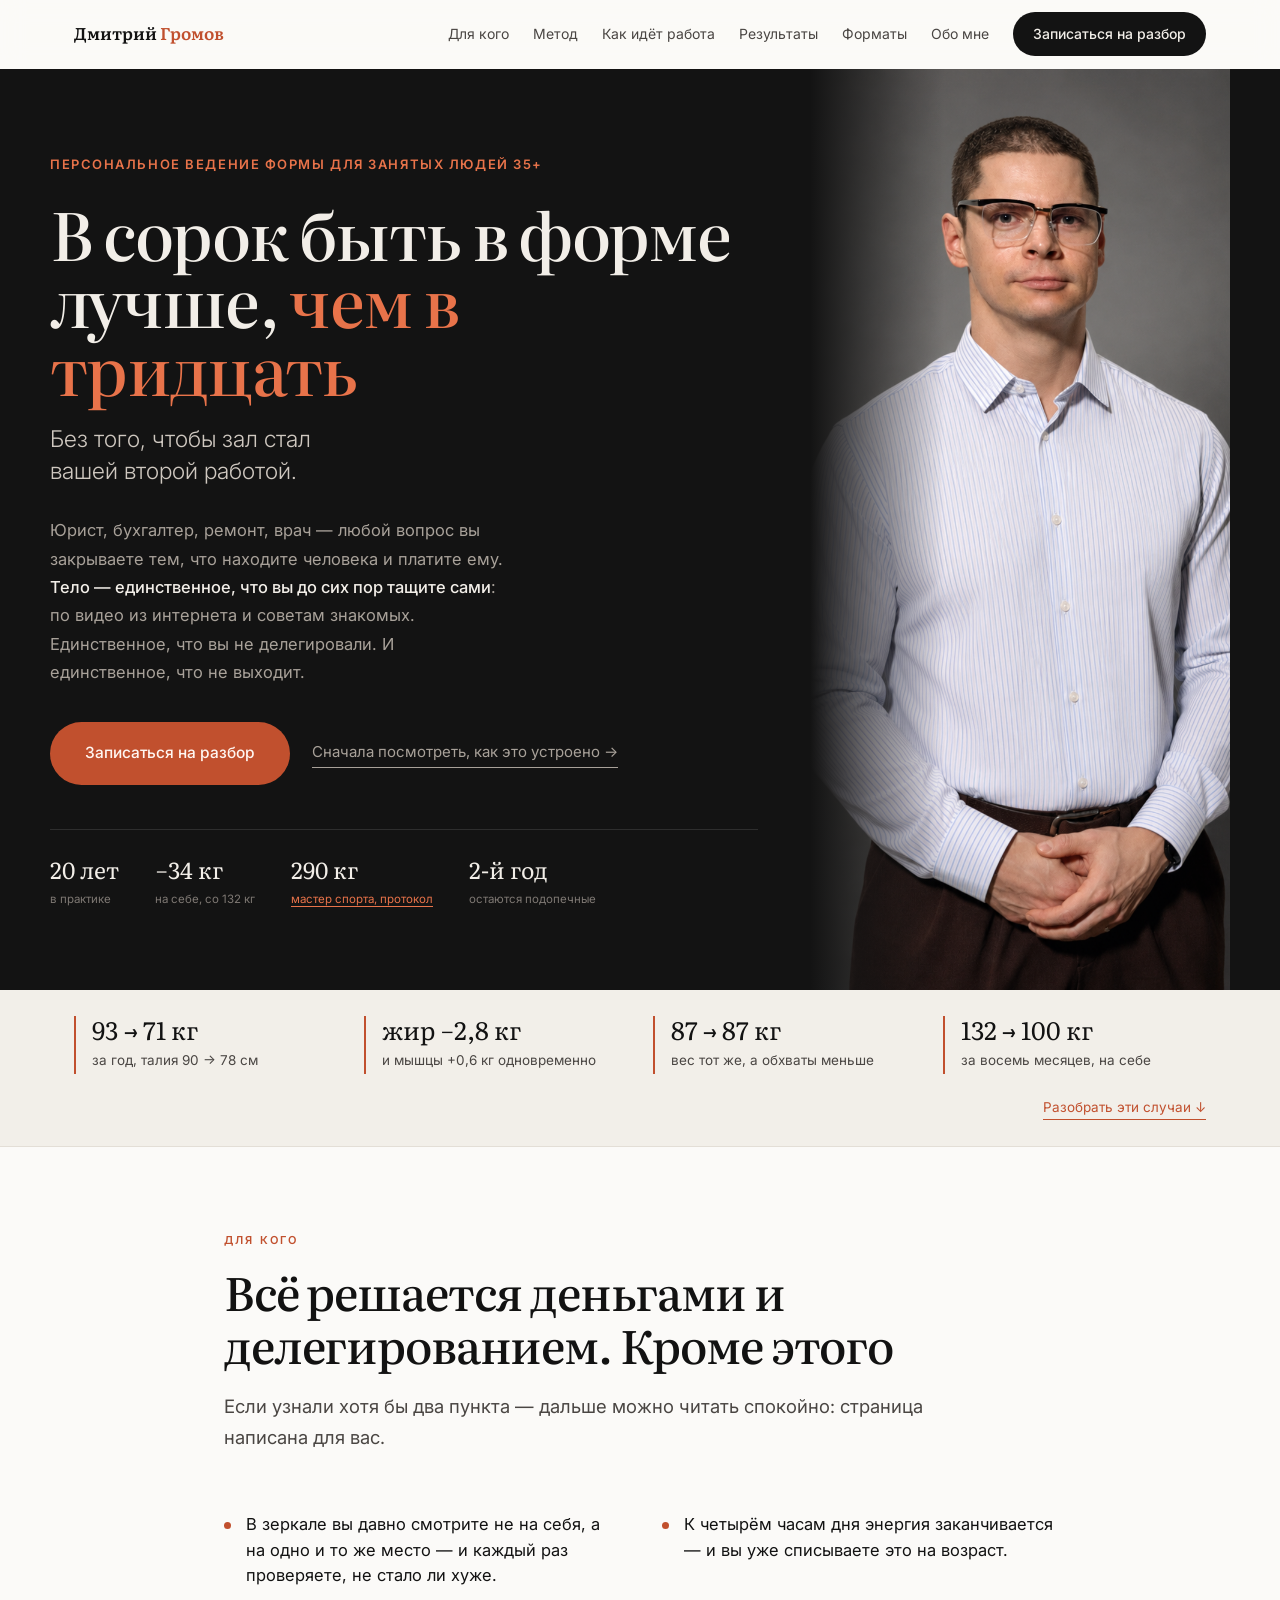
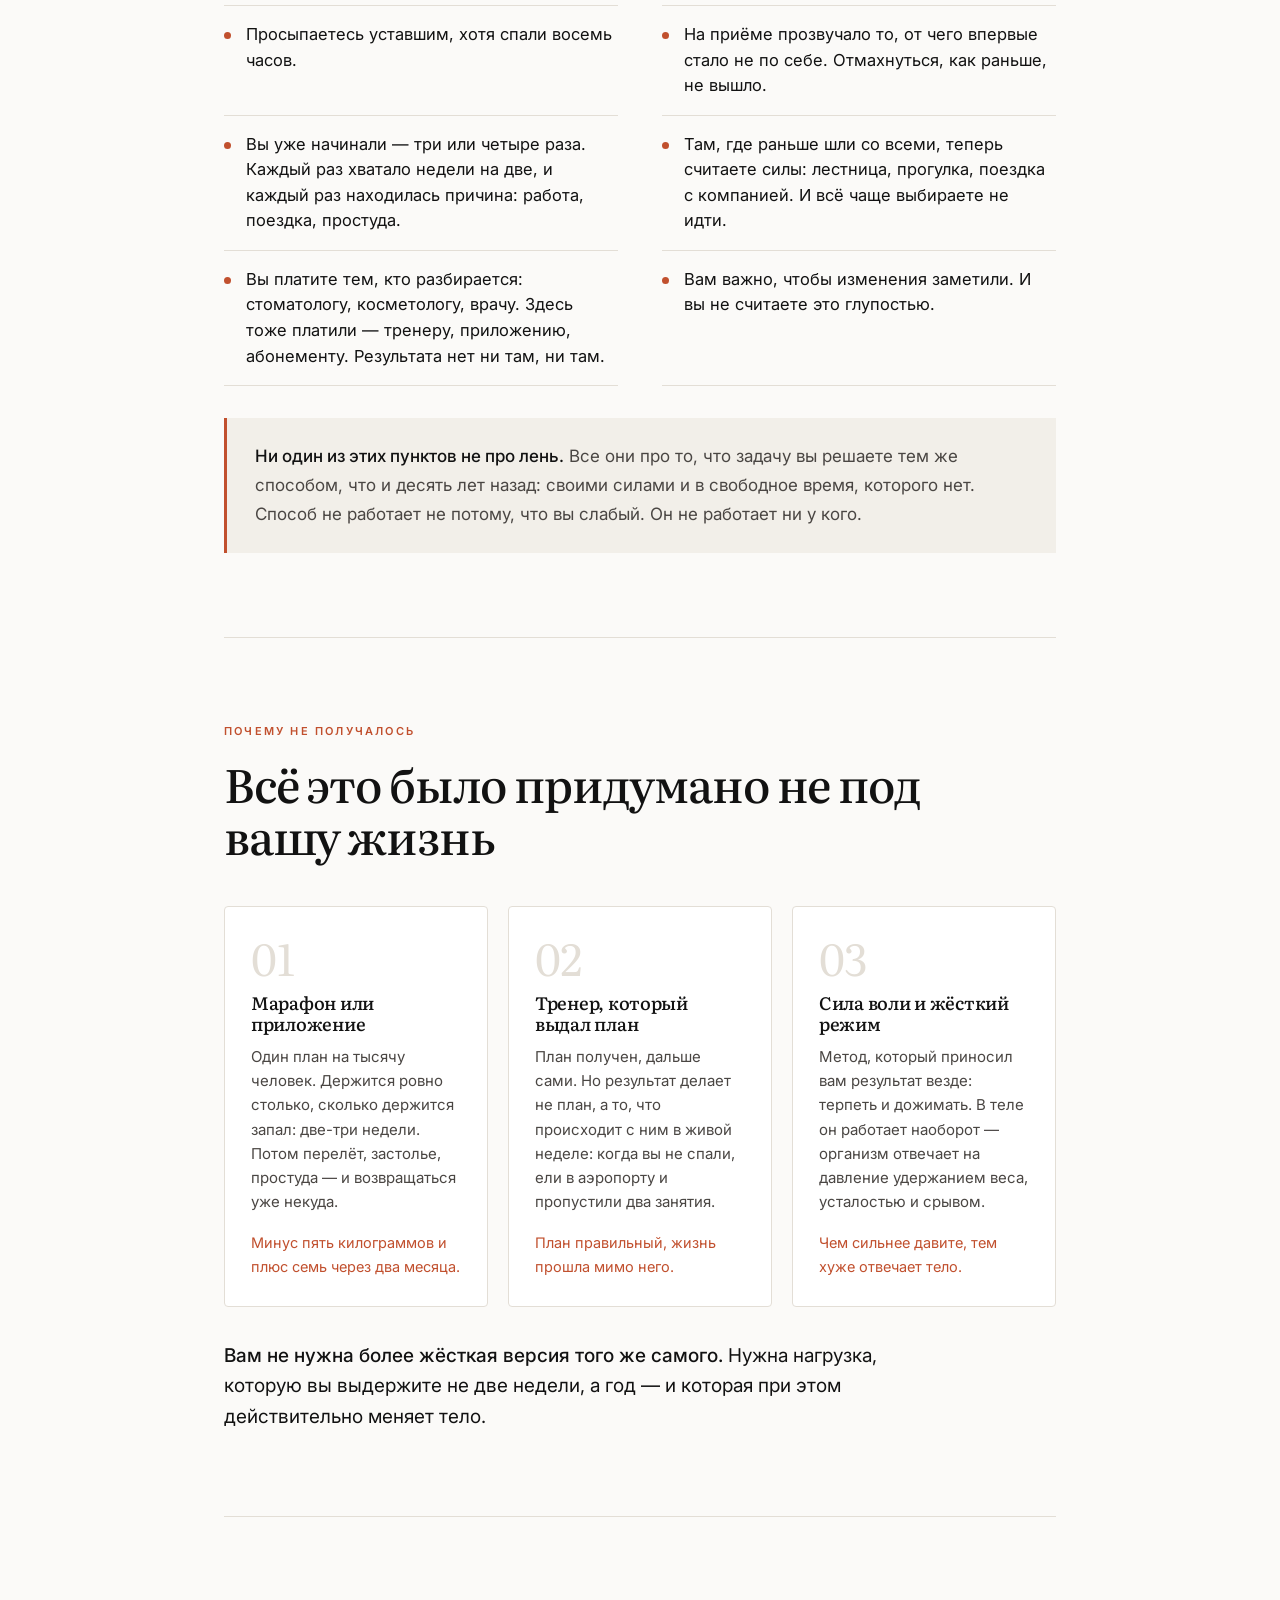
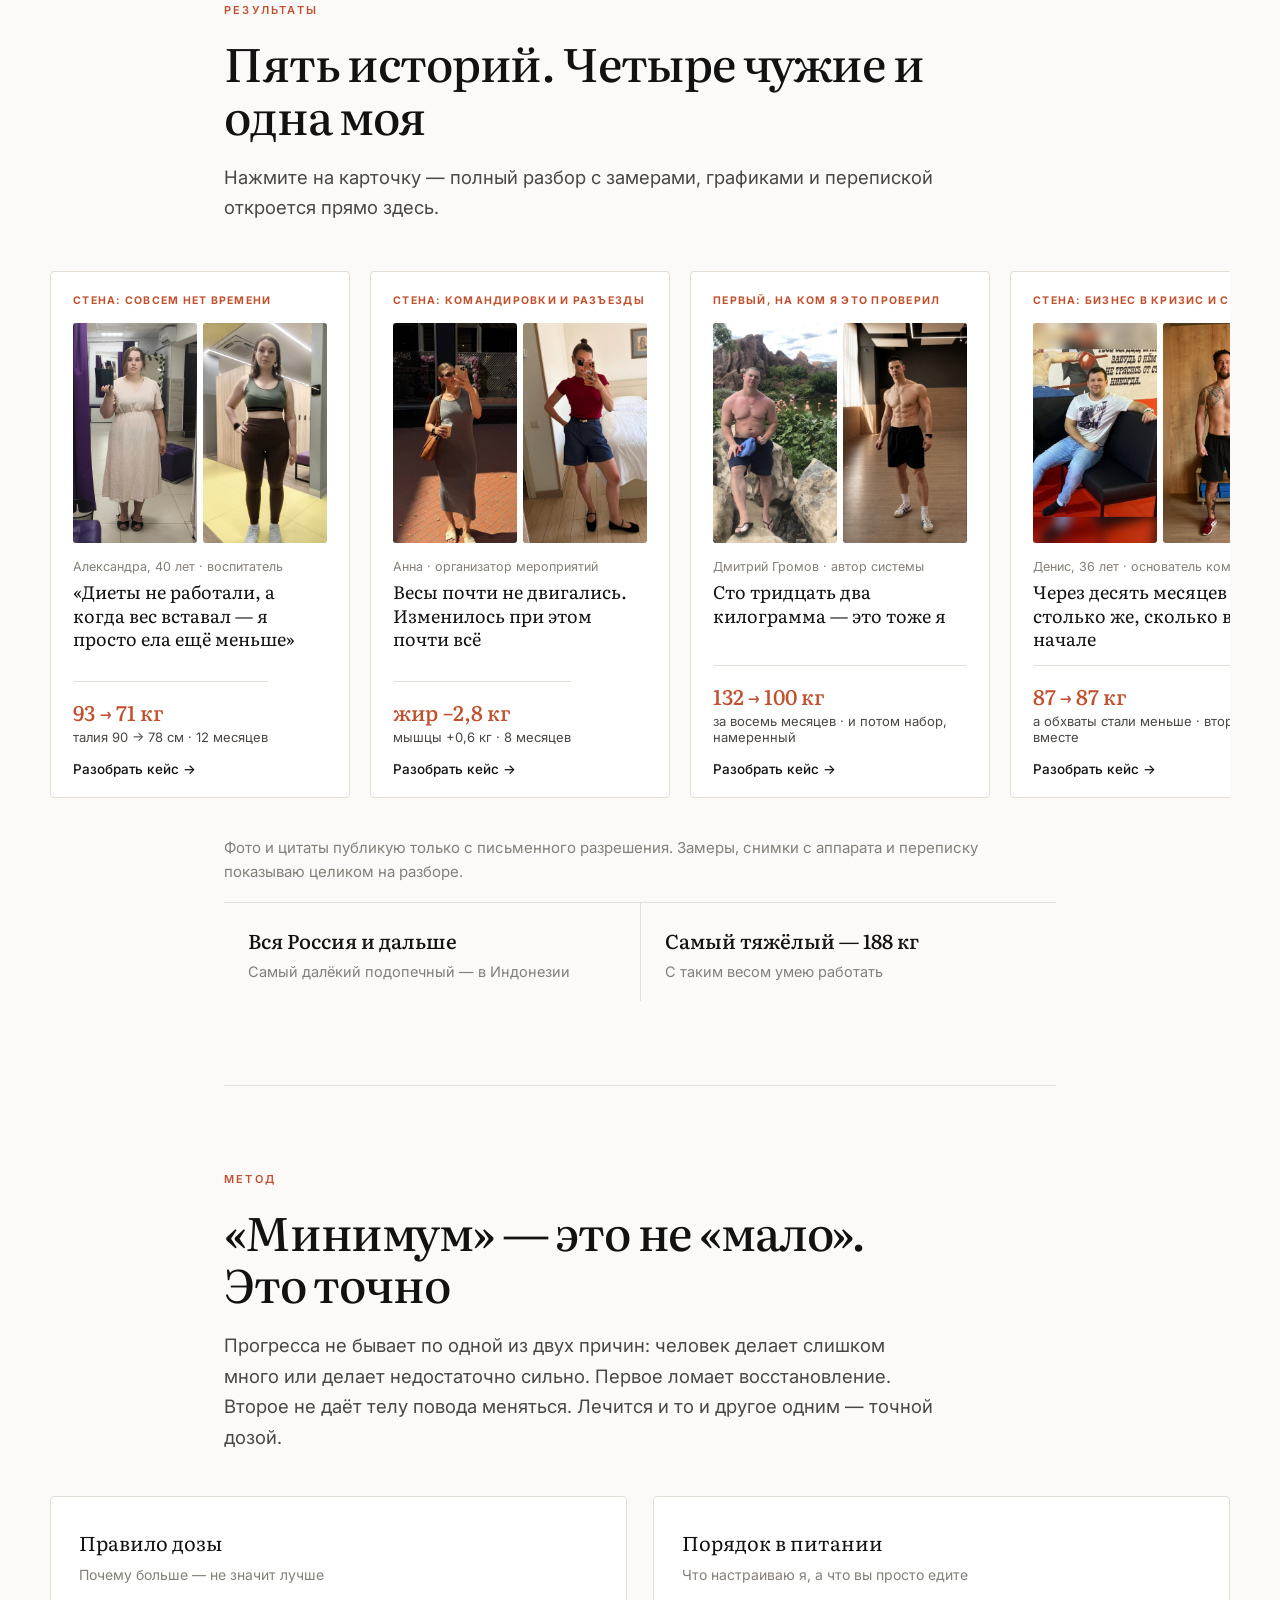
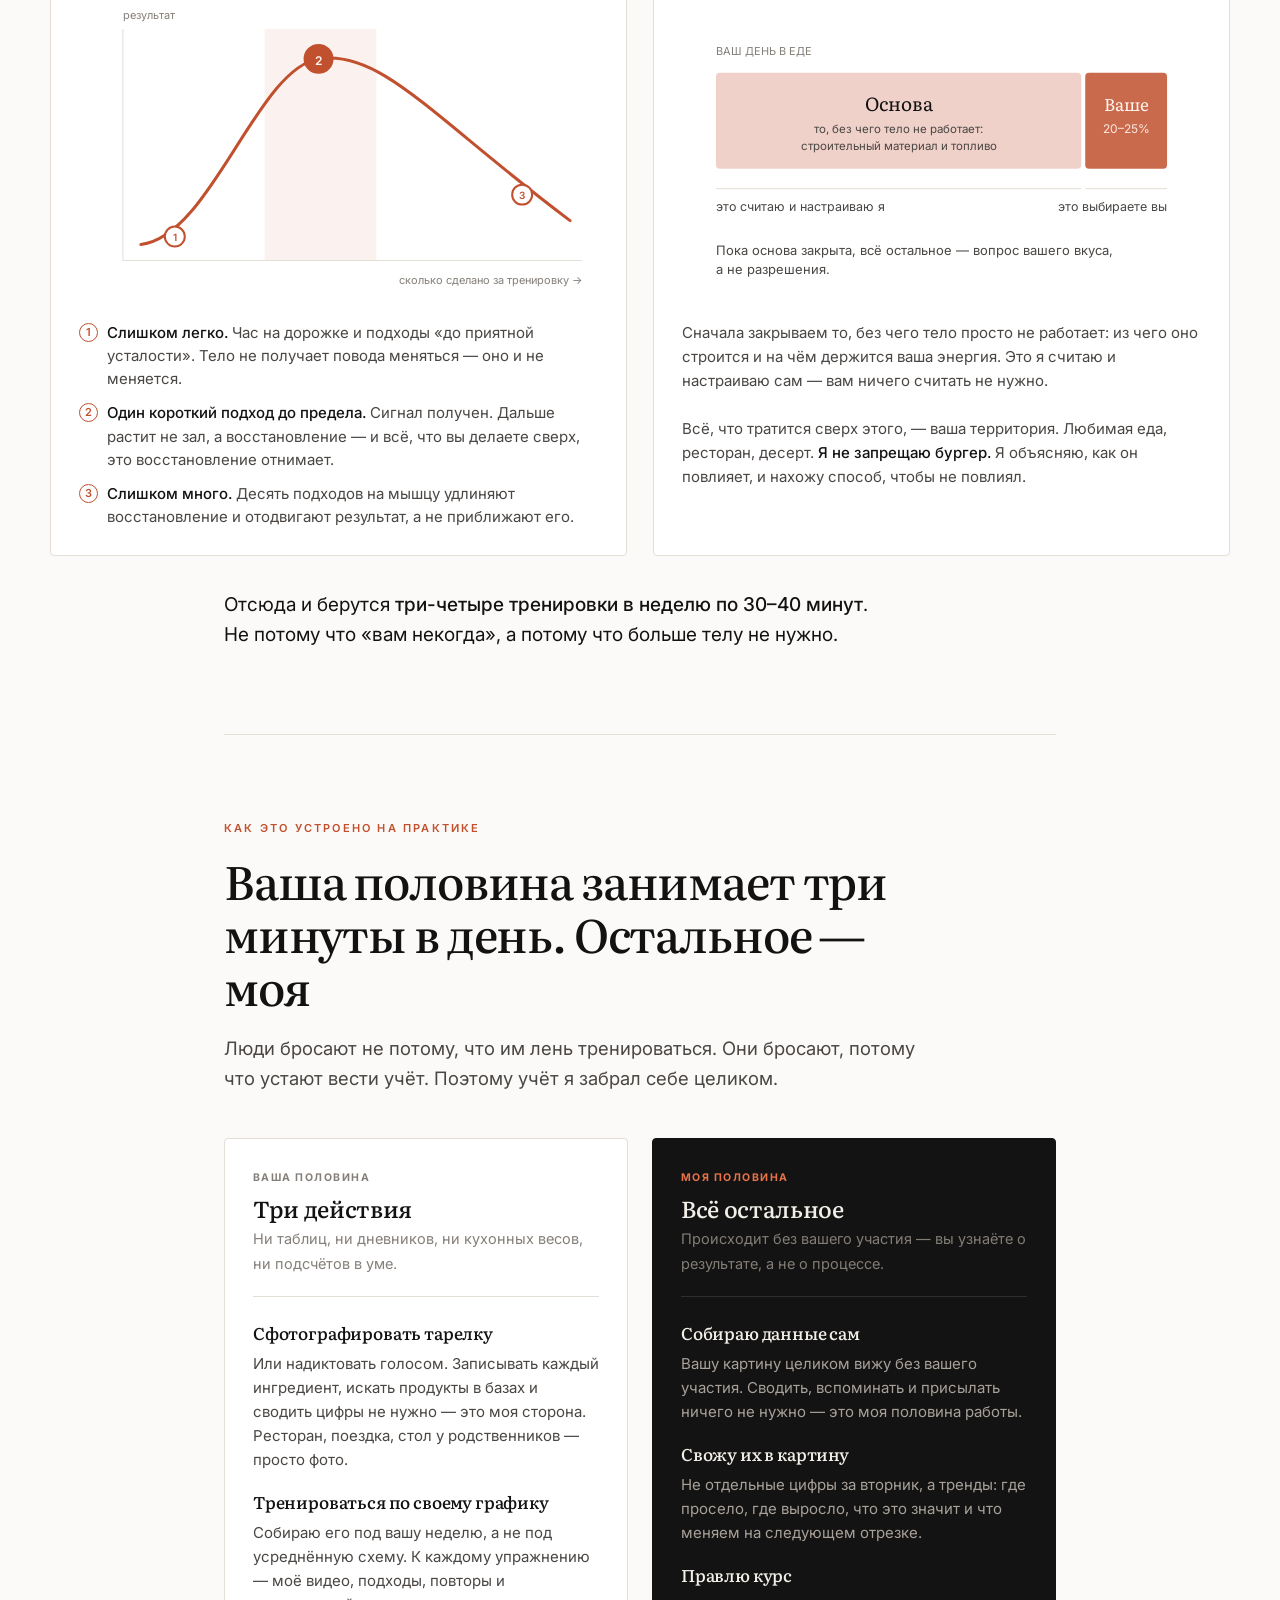
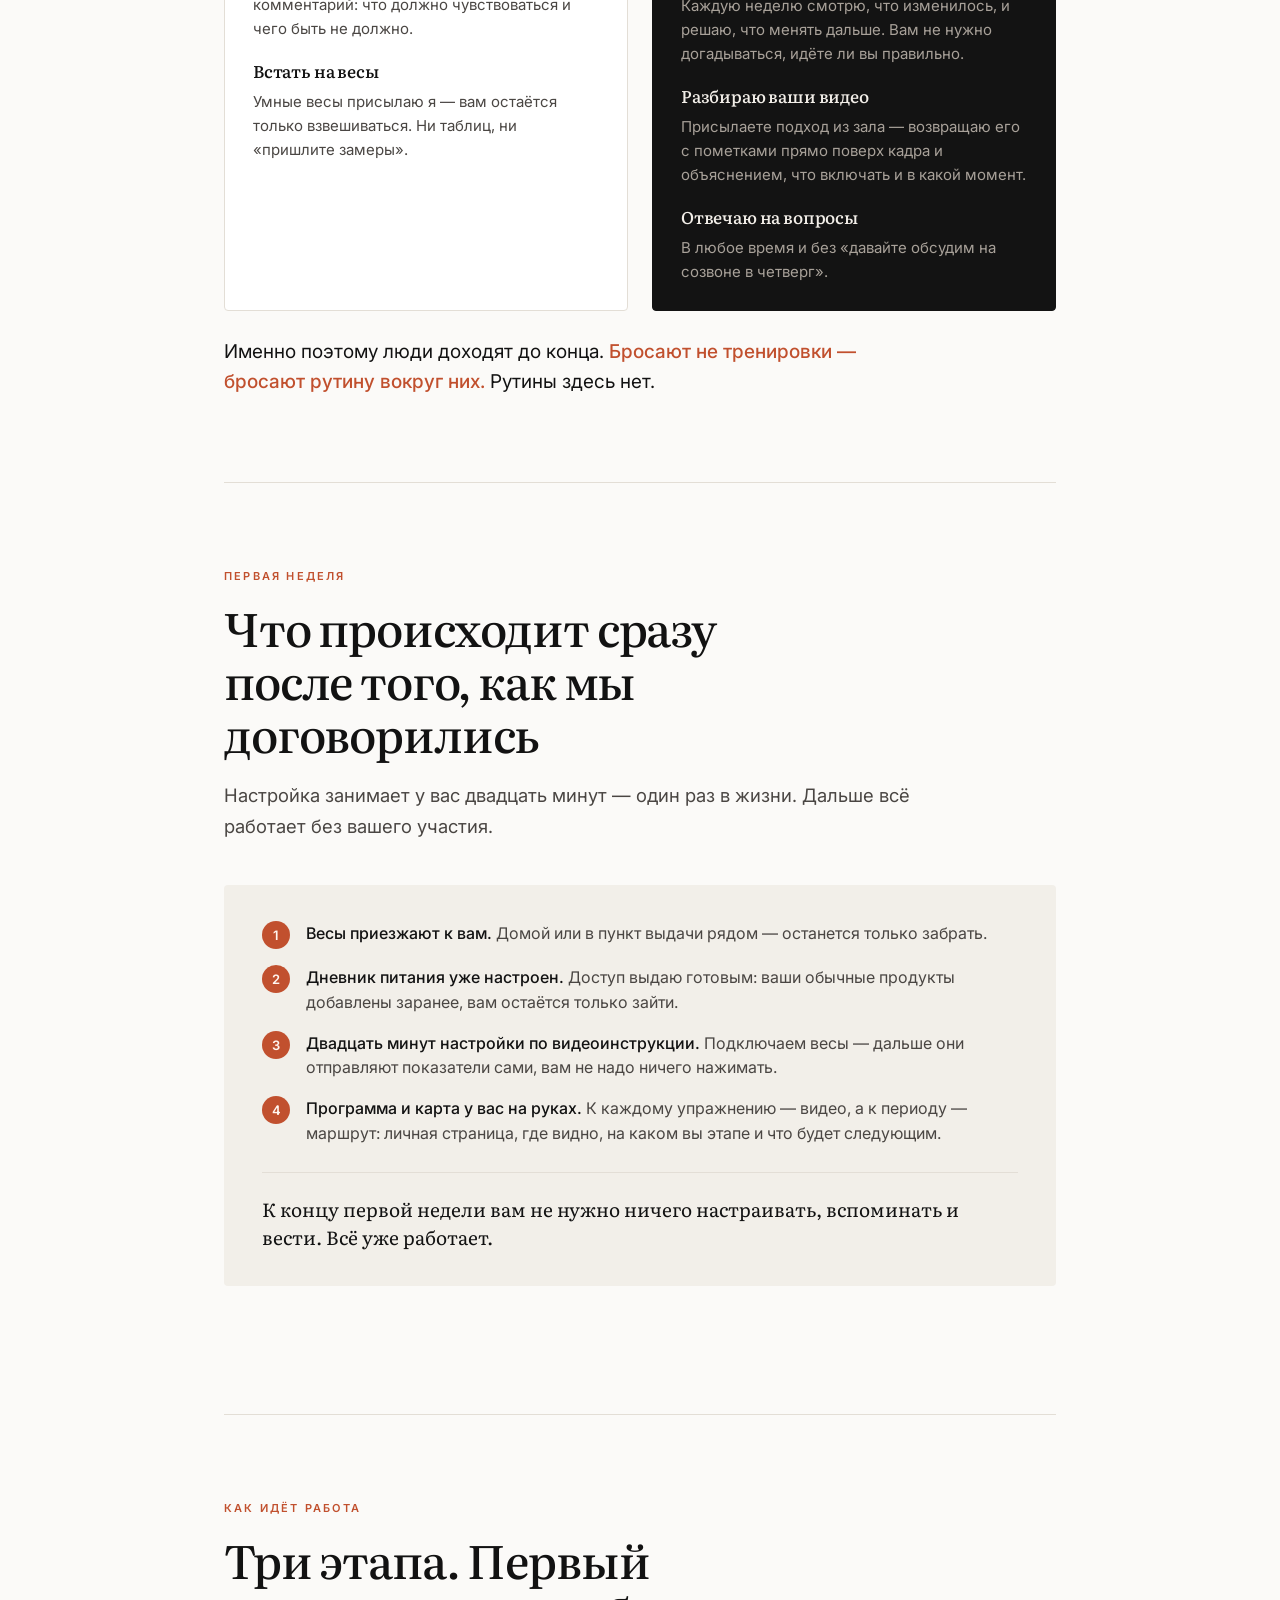
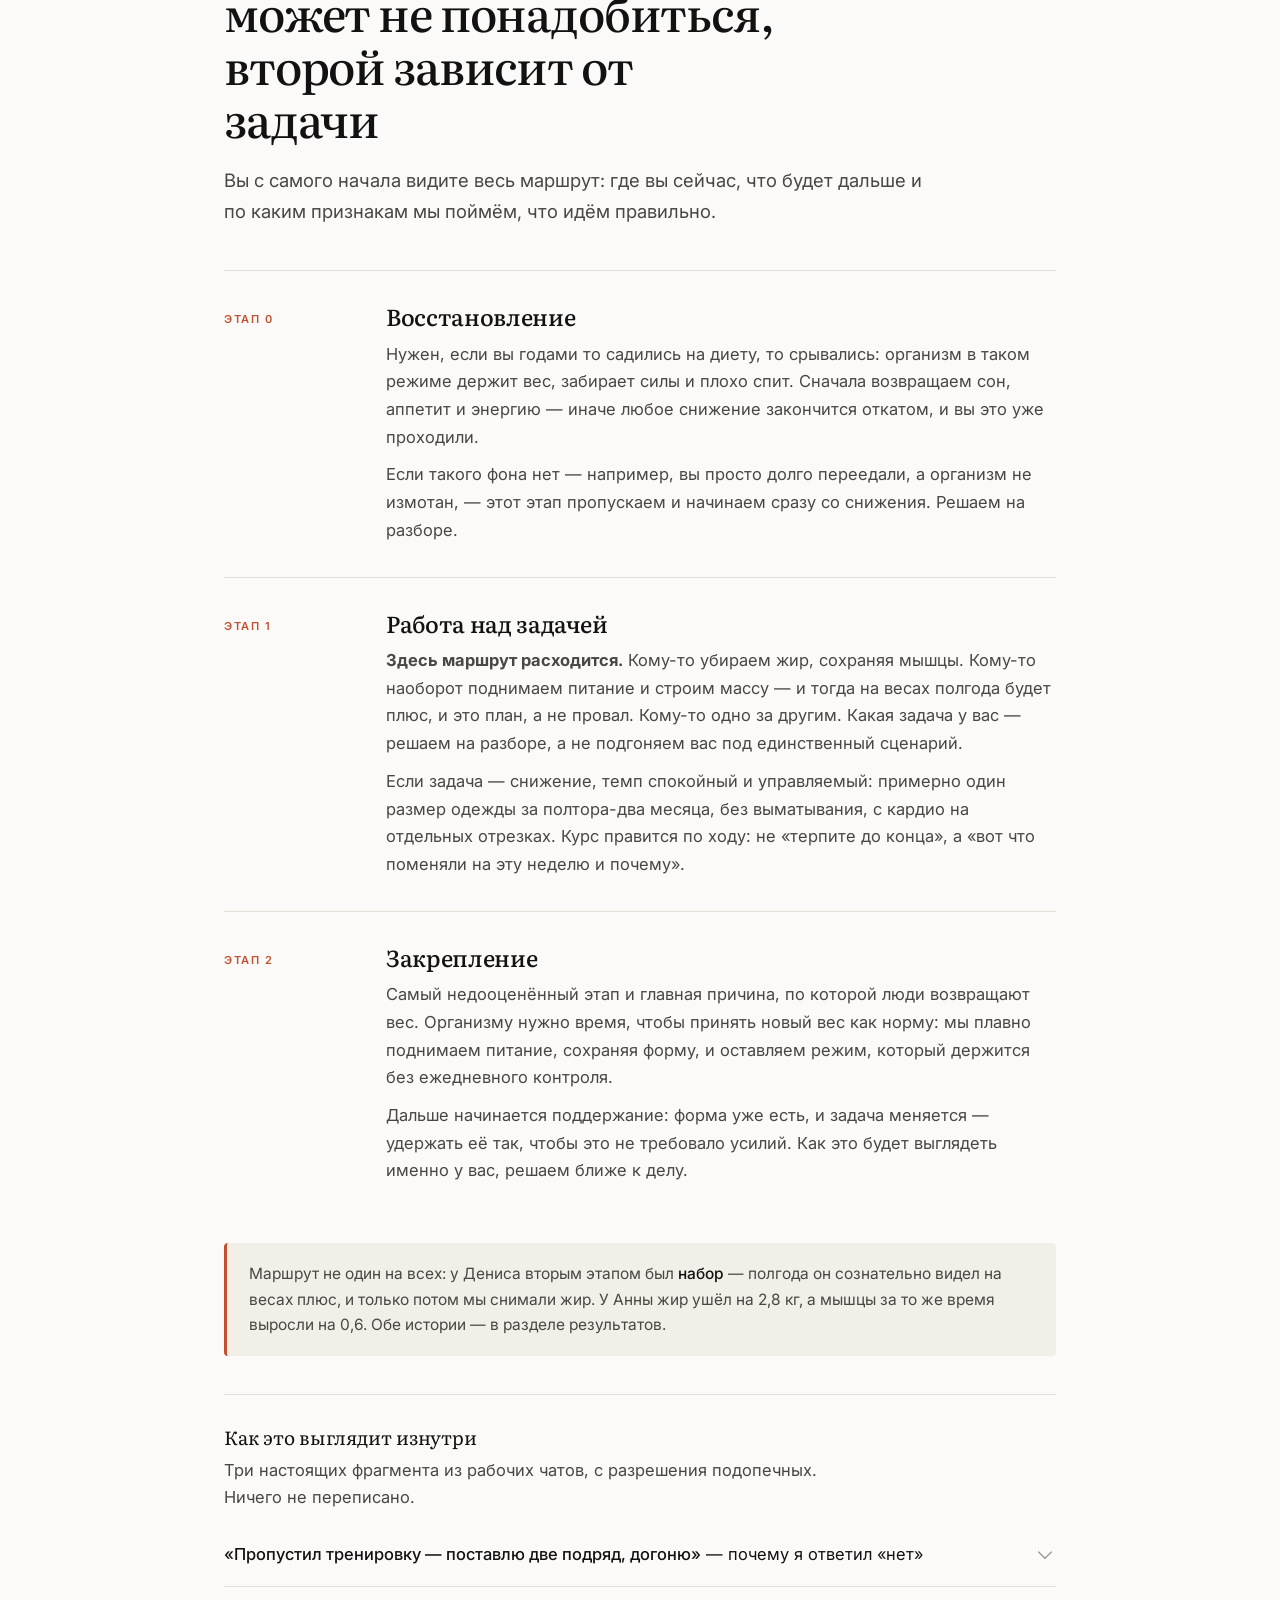
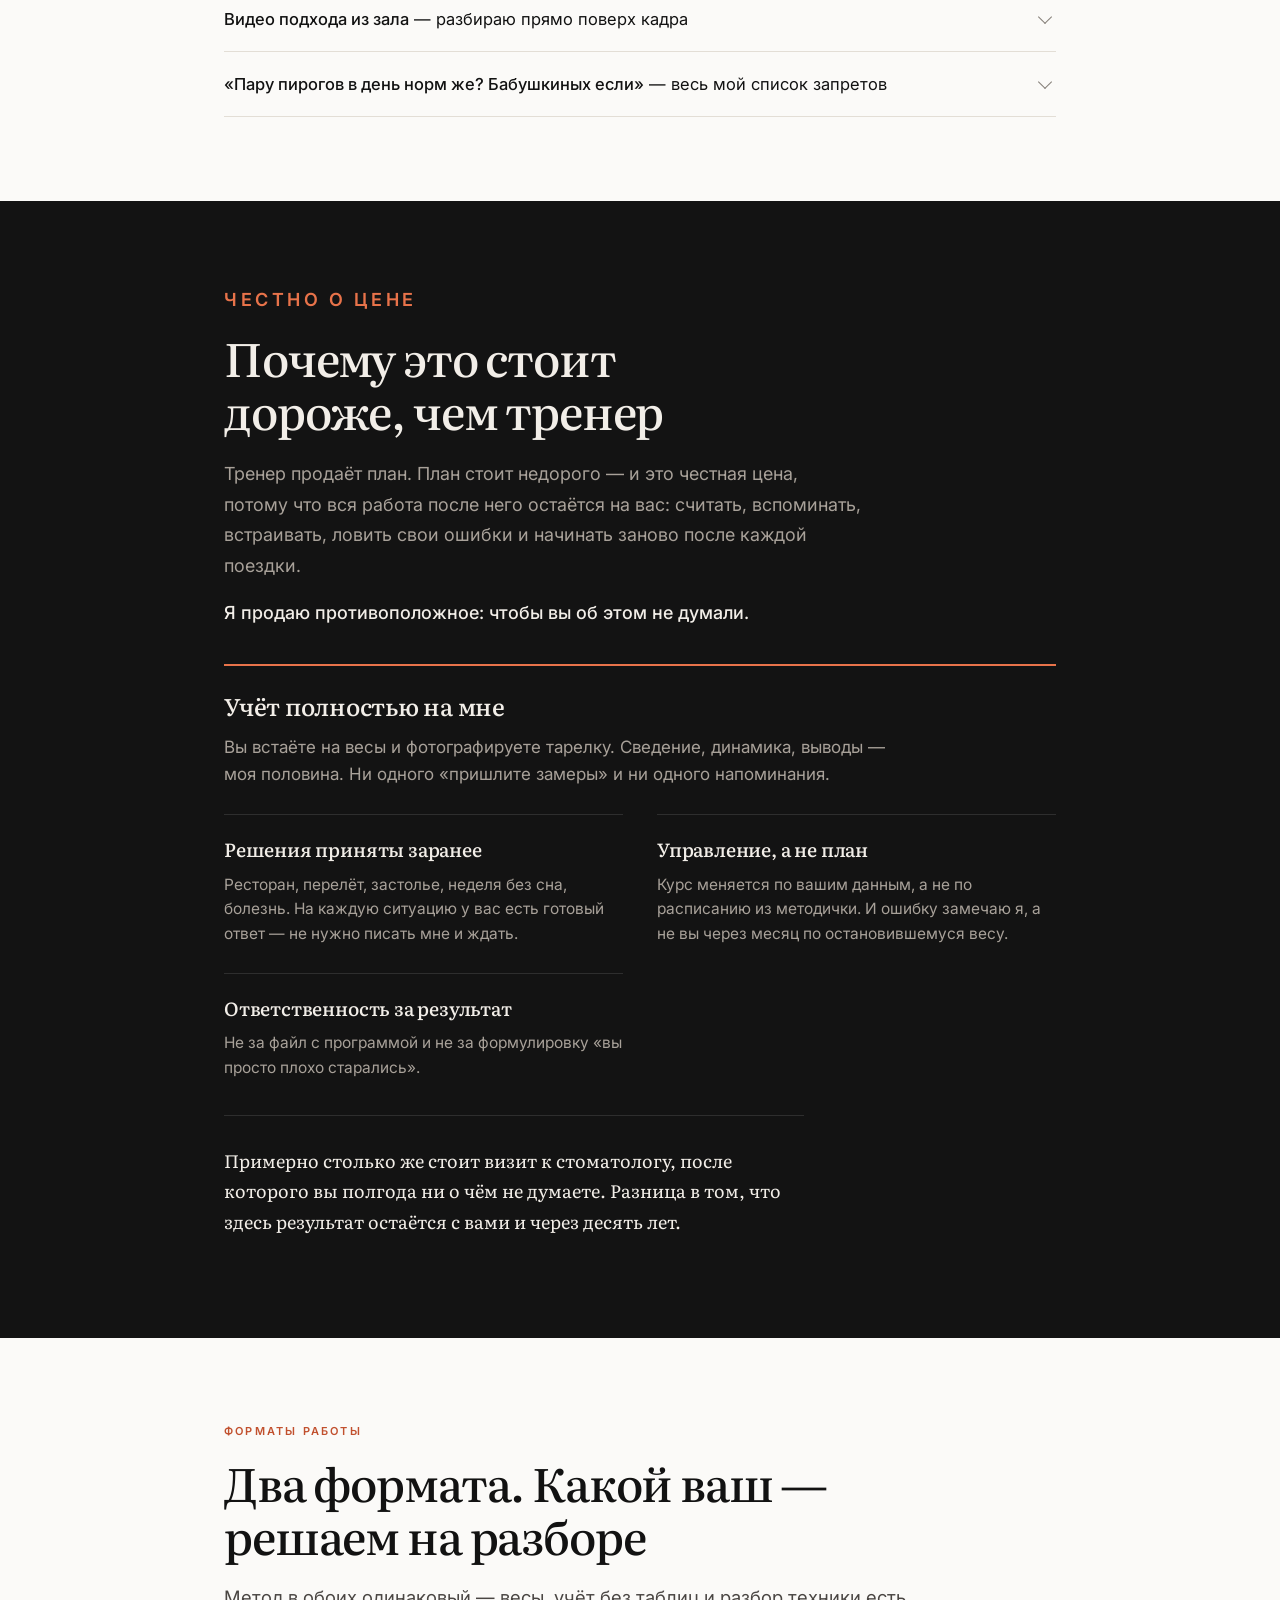
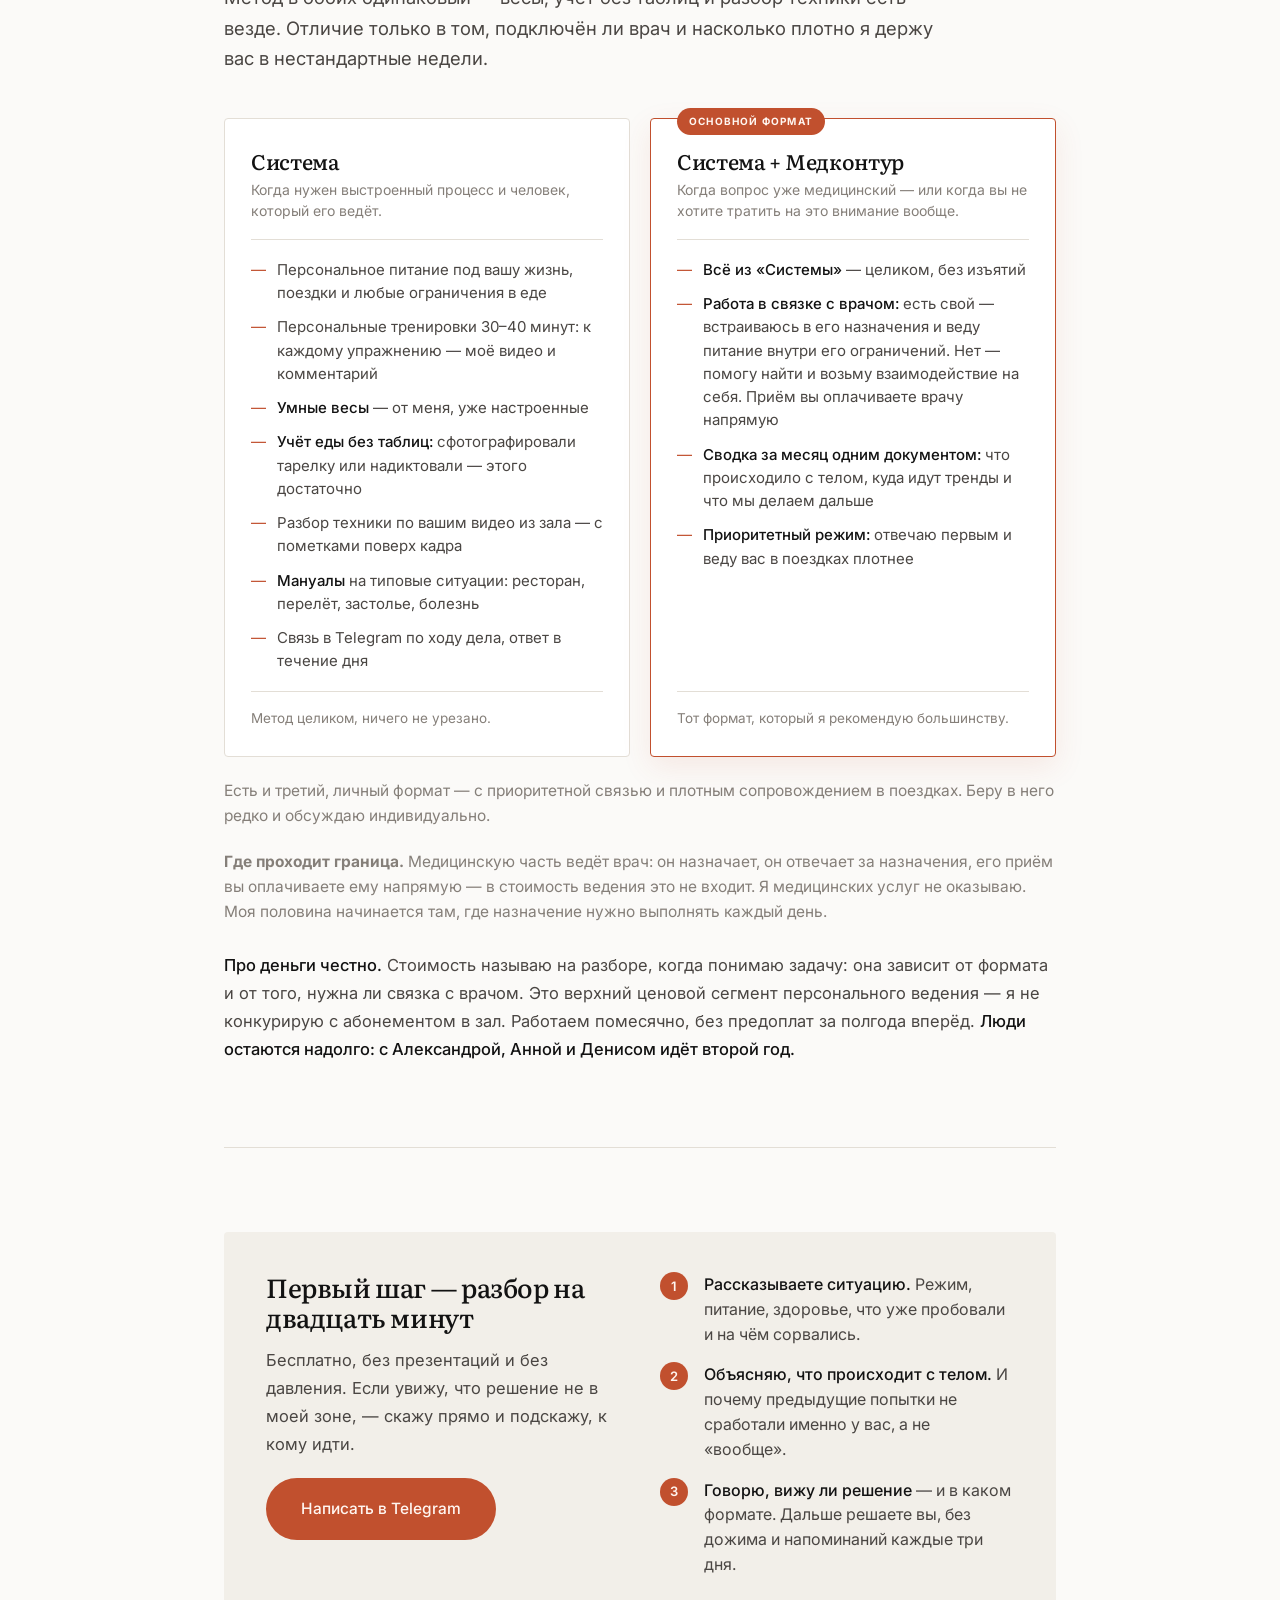
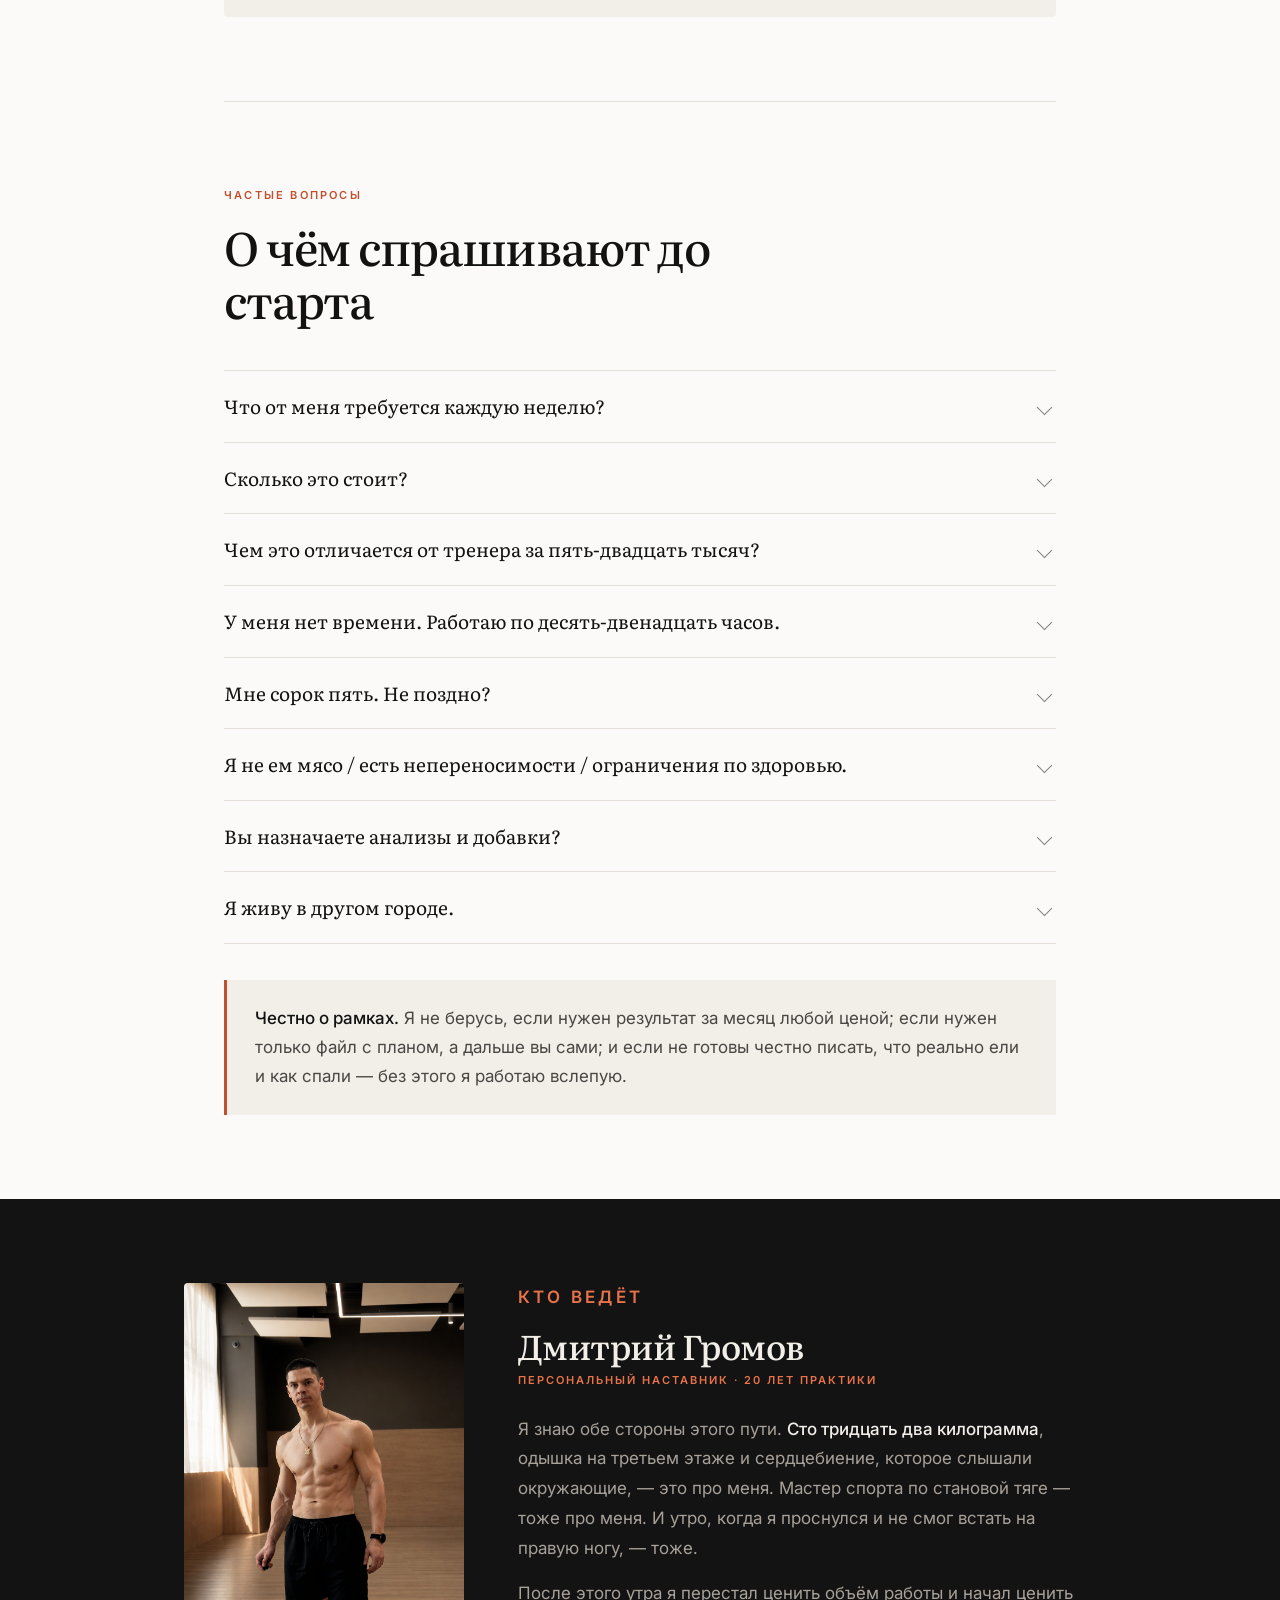
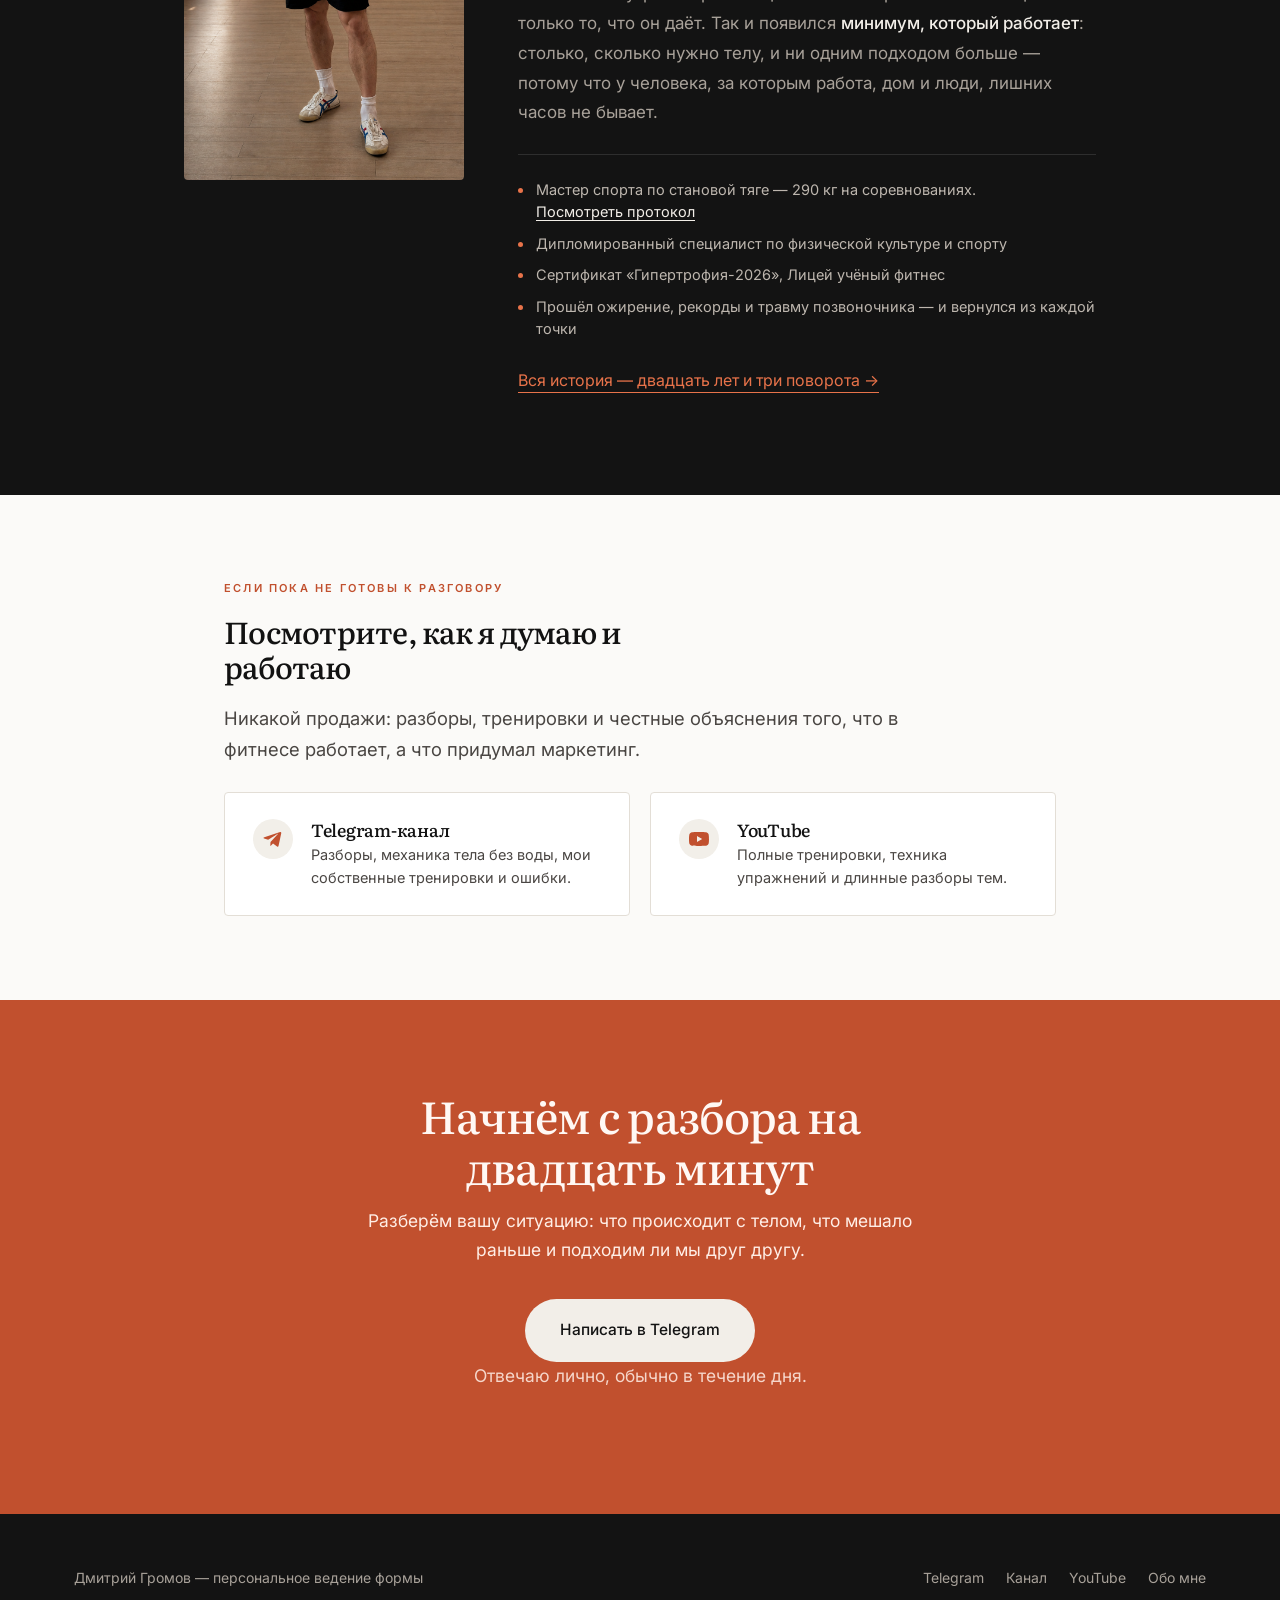
<file: index.html>
<!DOCTYPE html>
<html lang="ru">
<head>
<meta charset="UTF-8">
<meta name="viewport" content="width=device-width, initial-scale=1.0">
<title>Дмитрий Громов — персональное ведение формы для занятых 35+</title>
<meta name="description" content="Вы закрыли деньгами почти любой вопрос. Кроме этого. Персональное ведение формы: три-четыре коротких тренировки в неделю, питание без запретов, весь учёт на моей стороне.">
<meta name="theme-color" content="#131313">
<meta property="og:type" content="website">
<meta property="og:title" content="В сорок быть в форме лучше, чем в тридцать">
<meta property="og:description" content="Персональное ведение формы для тех, у кого получилось всё, кроме тела.">
<meta property="og:image" content="gromov-sport.png">
<meta property="og:locale" content="ru_RU">
<meta name="twitter:card" content="summary_large_image">
<link rel="icon" href="data:image/svg+xml,<svg xmlns='http://www.w3.org/2000/svg' viewBox='0 0 100 100'><rect width='100' height='100' rx='20' fill='%23C1502E'/><text x='50' y='69' font-size='54' text-anchor='middle' fill='%23FBFAF8' font-family='Georgia, serif' font-weight='700'>Г</text></svg>">
<link rel="preconnect" href="https://fonts.googleapis.com">
<link rel="preconnect" href="https://fonts.gstatic.com" crossorigin>
<link href="https://fonts.googleapis.com/css2?family=Literata:opsz,wght@7..72,400;7..72,500;7..72,600&family=Inter:wght@300;400;500;600;700&display=swap" rel="stylesheet">
<link rel="stylesheet" href="style.css">
<!-- ТЁМНЫЙ ВАРИАНТ «А»: раскомментируйте строку ниже, светлый вариант «Б» — оставьте закомментированной
<link rel="stylesheet" href="theme-dark.css"> -->
</head>
<body>

<a class="skip" href="#main">Перейти к содержанию</a>

<header class="nav" id="nav">
  <div class="nav-inner">
    <a class="nav-logo" href="#top">Дмитрий <span>Громов</span></a>
    <nav class="nav-links">
      <a href="#dlya-kogo">Для кого</a>
      <a href="#metod">Метод</a>
      <a href="#rabota">Как идёт работа</a>
      <a href="#rezultaty">Результаты</a>
      <a href="#format">Форматы</a>
      <a href="o-mne.html">Обо мне</a>
      <a class="nav-cta" href="#zayavka">Записаться на разбор</a>
    </nav>
  </div>
</header>

<main id="main">

<!-- ПЕРВЫЙ ЭКРАН -->
<section class="hero" id="top">
  <div class="hero-inner">
    <div class="hero-text">
      <p class="eyebrow big">Персональное ведение формы для занятых людей 35+</p>
      <h1>В сорок быть в форме лучше, <em>чем в тридцать</em></h1>
      <p class="hero-sub">Без того, чтобы зал стал вашей второй работой.</p>
      <p class="hero-body">Юрист, бухгалтер, ремонт, врач — любой вопрос вы закрываете тем, что находите человека и платите ему. <strong>Тело — единственное, что вы до сих пор тащите сами</strong>: по видео из интернета и советам знакомых. Единственное, что вы не делегировали. И единственное, что не выходит.</p>
      <div class="hero-actions">
        <a class="btn btn-primary" href="#zayavka">Записаться на разбор</a>
        <a class="link-arrow" href="#metod">Сначала посмотреть, как это устроено →</a>
      </div>
      <div class="hero-stats">
        <div><span class="stat-num">20 лет</span><span class="stat-label">в практике</span></div>
        <div><span class="stat-num">−34 кг</span><span class="stat-label">на себе, со 132 кг</span></div>
        <div><span class="stat-num">290 кг</span><span class="stat-label"><a href="#" data-doc="protokol">мастер спорта, протокол</a></span></div>
        <div><span class="stat-num">2-й год</span><span class="stat-label">остаются подопечные</span></div>
      </div>
    </div>
    <div class="hero-photo">
      <img src="gromov-portrait.png" alt="Дмитрий Громов" fetchpriority="high">
    </div>
  </div>
</section>

<!-- ПОЛОСА РЕЗУЛЬТАТОВ -->
<div class="proofbar">
  <div class="proofbar-inner">
    <div class="proof-item"><span class="proof-n">93 → 71 кг</span><span class="proof-t">за год, талия 90 → 78 см</span></div>
    <div class="proof-item"><span class="proof-n">жир −2,8 кг</span><span class="proof-t">и мышцы +0,6 кг одновременно</span></div>
    <div class="proof-item"><span class="proof-n">87 → 87 кг</span><span class="proof-t">вес тот же, а обхваты меньше</span></div>
    <div class="proof-item"><span class="proof-n">132 → 100 кг</span><span class="proof-t">за восемь месяцев, на себе</span></div>
    <a href="#rezultaty">Разобрать эти случаи ↓</a>
  </div>
</div>

<div class="wrap">

  <!-- УЗНАВАНИЕ -->
  <section class="section reveal" id="dlya-kogo">
    <div class="section-head">
      <p class="section-eyebrow">Для кого</p>
      <h2 class="wide">Всё решается деньгами и делегированием. Кроме этого</h2>
      <p class="lead">Если узнали хотя бы два пункта — дальше можно читать спокойно: страница написана для вас.</p>
    </div>
    <div class="signs">
      <p class="sign">В зеркале вы давно смотрите не на себя, а на одно и то же место — и каждый раз проверяете, не стало ли хуже.</p>
      <p class="sign">К четырём часам дня энергия заканчивается — и вы уже списываете это на возраст.</p>
      <p class="sign">Просыпаетесь уставшим, хотя спали восемь часов.</p>
      <p class="sign">На приёме прозвучало то, от чего впервые стало не по себе. Отмахнуться, как раньше, не вышло.</p>
      <p class="sign">Вы уже начинали — три или четыре раза. Каждый раз хватало недели на две, и каждый раз находилась причина: работа, поездка, простуда.</p>
      <p class="sign">Там, где раньше шли со всеми, теперь считаете силы: лестница, прогулка, поездка с компанией. И всё чаще выбираете не идти.</p>
      <p class="sign">Вы платите тем, кто разбирается: стоматологу, косметологу, врачу. Здесь тоже платили — тренеру, приложению, абонементу. Результата нет ни там, ни там.</p>
      <p class="sign">Вам важно, чтобы изменения заметили. И вы не считаете это глупостью.</p>
    </div>
    <p class="after-note"><strong>Ни один из этих пунктов не про лень.</strong> Все они про то, что задачу вы решаете тем же способом, что и десять лет назад: своими силами и в свободное время, которого нет. Способ не работает не потому, что вы слабый. Он не работает ни у кого.</p>
  </section>

  <!-- ПОЧЕМУ НЕ РАБОТАЛО -->
  <section class="section reveal">
    <div class="section-head">
      <p class="section-eyebrow">Почему не получалось</p>
      <h2 class="wide">Всё это было придумано не под вашу жизнь</h2>
    </div>
    <div class="fails">
      <div class="fail">
        <div class="fail-n">01</div>
        <h4>Марафон или приложение</h4>
        <p>Один план на тысячу человек. Держится ровно столько, сколько держится запал: две-три недели. Потом перелёт, застолье, простуда — и возвращаться уже некуда.</p>
        <span class="verdict">Минус пять килограммов и плюс семь через два месяца.</span>
      </div>
      <div class="fail">
        <div class="fail-n">02</div>
        <h4>Тренер, который выдал план</h4>
        <p>План получен, дальше сами. Но результат делает не план, а то, что происходит с ним в живой неделе: когда вы не спали, ели в аэропорту и пропустили два занятия.</p>
        <span class="verdict">План правильный, жизнь прошла мимо него.</span>
      </div>
      <div class="fail">
        <div class="fail-n">03</div>
        <h4>Сила воли и жёсткий режим</h4>
        <p>Метод, который приносил вам результат везде: терпеть и дожимать. В теле он работает наоборот — организм отвечает на давление удержанием веса, усталостью и срывом.</p>
        <span class="verdict">Чем сильнее давите, тем хуже отвечает тело.</span>
      </div>
    </div>
    <p class="fails-note"><strong>Вам не нужна более жёсткая версия того же самого.</strong> Нужна нагрузка, которую вы выдержите не две недели, а год — и которая при этом действительно меняет тело.</p>
  </section>

  <!-- КЕЙСЫ -->
  <section class="section reveal" id="rezultaty">
    <div class="section-head">
      <p class="section-eyebrow">Результаты</p>
      <h2 class="wide">Пять историй. Четыре чужие и одна моя</h2>
      <p class="lead">Нажмите на карточку — полный разбор с замерами, графиками и перепиской откроется прямо здесь.</p>
    </div>
    <div class="bleed">
      <div class="rail-track">
        <button class="ccard" data-case="c1" type="button">
          <span class="cc-pain">Стена: совсем нет времени</span>
          <span class="cc-photos"><img src="case1-do.jpg" alt="До" loading="lazy"><img src="case1-posle.jpg" alt="После" loading="lazy"></span>
          <span class="cc-name">Александра, 40 лет · воспитатель</span>
          <span class="cc-head">«Диеты не работали, а когда вес вставал — я просто ела ещё меньше»</span>
          <span class="cc-metrics"><b>93 → 71 кг</b><i>талия 90 → 78 см · 12 месяцев</i></span>
          <span class="cc-go">Разобрать кейс →</span>
        </button>
        <button class="ccard" data-case="c2" type="button">
          <span class="cc-pain">Стена: командировки и разъезды</span>
          <span class="cc-photos"><img src="case2-do.jpg" alt="До" loading="lazy"><img src="case2-posle.jpg" alt="После" loading="lazy"></span>
          <span class="cc-name">Анна · организатор мероприятий</span>
          <span class="cc-head">Весы почти не двигались. Изменилось при этом почти всё</span>
          <span class="cc-metrics"><b>жир −2,8 кг</b><i>мышцы +0,6 кг · 8 месяцев</i></span>
          <span class="cc-go">Разобрать кейс →</span>
        </button>
        <button class="ccard" data-case="c5" type="button">
          <span class="cc-pain">Первый, на ком я это проверил</span>
          <span class="cc-photos"><img src="case5-do.jpg" alt="132 килограмма" loading="lazy"><img src="case5-posle.jpg" alt="Сейчас" loading="lazy"></span>
          <span class="cc-name">Дмитрий Громов · автор системы</span>
          <span class="cc-head">Сто тридцать два килограмма — это тоже я</span>
          <span class="cc-metrics"><b>132 → 100 кг</b><i>за восемь месяцев · и потом набор, намеренный</i></span>
          <span class="cc-go">Разобрать кейс →</span>
        </button>
        <button class="ccard" data-case="c3" type="button">
          <span class="cc-pain">Стена: бизнес в кризис и стресс</span>
          <span class="cc-photos"><img src="case3-do.jpg" alt="До" loading="lazy"><img src="case3-posle.jpg" alt="Сейчас" loading="lazy"></span>
          <span class="cc-name">Денис, 36 лет · основатель компании</span>
          <span class="cc-head">Через десять месяцев весит столько же, сколько в начале</span>
          <span class="cc-metrics"><b>87 → 87 кг</b><i>а обхваты стали меньше · второй год вместе</i></span>
          <span class="cc-go">Разобрать кейс →</span>
        </button>
        <button class="ccard" data-case="c4" type="button">
          <span class="cc-pain">Стена: врачи говорили худеть, а как — никто</span>
          <span class="cc-nophoto"><b>127 <i>→</i> 113</b><em>килограммов за десять месяцев</em><u>Фото Сергей не передал — публикую только то, на что есть разрешение</u></span>
          <span class="cc-name">Сергей, 55 лет · госслужащий</span>
          <span class="cc-head">Сухое голодание, детоксы, диеты — и всё возвращалось обратно</span>
          <span class="cc-metrics"><b>минус два размера</b><i>перелёты через неделю · 10 месяцев</i></span>
          <span class="cc-go">Разобрать кейс →</span>
        </button>
      </div>
    </div>
    <p class="cases-note">Фото и цитаты публикую только с письменного разрешения. Замеры, снимки с аппарата и переписку показываю целиком на разборе.</p>
    <div class="cases-now">
      <div><b>Вся Россия и дальше</b><span>Самый далёкий подопечный — в Индонезии</span></div>
      <div><b>Самый тяжёлый — 188 кг</b><span>С таким весом умею работать</span></div>
    </div>
  </section>

  <!-- МЕТОД -->
  <section class="section reveal" id="metod">
    <div class="section-head">
      <p class="section-eyebrow">Метод</p>
      <h2 class="wide">«Минимум» — это не «мало». Это точно</h2>
      <p class="lead">Прогресса не бывает по одной из двух причин: человек делает слишком много или делает недостаточно сильно. Первое ломает восстановление. Второе не даёт телу повода меняться. Лечится и то и другое одним — точной дозой.</p>
    </div>
    <div class="bleed"><div class="concept-grid">
      <figure class="dgfig">
        <p class="dg-title">Правило дозы</p>
        <p class="dg-kicker">Почему больше — не значит лучше</p>
        <svg class="dg" viewBox="0 0 520 300" role="img" aria-label="Кривая дозы"><title>Правило дозы</title>
  <rect class="dg-zone" x="186" y="26" width="112" height="232"/>
  <line class="dg-ax" x1="44" y1="258" x2="504" y2="258"/>
  <line class="dg-ax" x1="44" y1="26" x2="44" y2="258"/>
  <path class="dg-curve" d="M 62 242 C 132 234, 178 66, 240 56 C 302 46, 356 116, 492 218"/>
  <g class="dg-pt"><circle cx="96" cy="234" r="10"/><text x="96" y="238.5">1</text></g>
  <g class="dg-pt dg-pt-key"><circle cx="240" cy="56" r="14"/><text x="240" y="62">2</text></g>
  <g class="dg-pt"><circle cx="444" cy="192" r="10"/><text x="444" y="196.5">3</text></g>
  <text class="dg-axl" x="44" y="16">результат</text>
  <text class="dg-axl" x="504" y="282" text-anchor="end">сколько сделано за тренировку →</text>
</svg>
        <ol class="dg-legend">
          <li><b>Слишком легко.</b> Час на дорожке и подходы «до приятной усталости». Тело не получает повода меняться — оно и не меняется.</li>
          <li><b>Один короткий подход до предела.</b> Сигнал получен. Дальше растит не зал, а восстановление — и всё, что вы делаете сверх, это восстановление отнимает.</li>
          <li><b>Слишком много.</b> Десять подходов на мышцу удлиняют восстановление и отодвигают результат, а не приближают его.</li>
        </ol>
      </figure>
      <figure class="dgfig">
        <p class="dg-title">Порядок в питании</p>
        <p class="dg-kicker">Что настраиваю я, а что вы просто едите</p>
        <svg class="dg" viewBox="0 0 520 300" role="img" aria-label="Рацион: основа и свобода"><title>Порядок в питании</title>
  <text class="dg-axl" x="34" y="52">ВАШ ДЕНЬ В ЕДЕ</text>
  <rect x="34" y="70" width="366" height="96" rx="4" fill="var(--accent)" opacity=".26"/>
  <rect x="404" y="70" width="82" height="96" rx="4" fill="var(--accent)" opacity=".85"/>
  <text class="dg-rn" x="217" y="108" text-anchor="middle" style="font-size:19px">Основа</text>
  <text class="dg-rs" x="217" y="130" text-anchor="middle">то, без чего тело не работает:</text>
  <text class="dg-rs" x="217" y="147" text-anchor="middle">строительный материал и топливо</text>
  <text x="445" y="108" text-anchor="middle" style="font-family:Literata,serif;font-size:17px;fill:#FFF6F1">Ваше</text>
  <text x="445" y="130" text-anchor="middle" style="font-family:Inter,sans-serif;font-size:12px;fill:#FFF6F1;opacity:.9">20–25%</text>
  <line class="dg-ax" x1="34" y1="186" x2="400" y2="186"/>
  <line class="dg-ax" x1="404" y1="186" x2="486" y2="186"/>
  <text class="dg-rs" x="34" y="208" style="font-size:12.5px">это считаю и настраиваю я</text>
  <text class="dg-rs" x="486" y="208" text-anchor="end" style="font-size:12.5px">это выбираете вы</text>
  <text class="dg-rs" x="34" y="252" style="font-size:13px">Пока основа закрыта, всё остальное — вопрос вашего вкуса,</text>
  <text class="dg-rs" x="34" y="272" style="font-size:13px">а не разрешения.</text>
</svg>
        <p class="dg-note">Сначала закрываем то, без чего тело просто не работает: из чего оно строится и на чём держится ваша энергия. Это я считаю и настраиваю сам — вам ничего считать не нужно.<br><br>Всё, что тратится сверх этого, — ваша территория. Любимая еда, ресторан, десерт. <b>Я не запрещаю бургер.</b> Я объясняю, как он повлияет, и нахожу способ, чтобы не повлиял.</p>
      </figure>
    </div></div>
    <p class="fails-note">Отсюда и берутся <strong>три-четыре тренировки в неделю по 30–40 минут</strong>. Не потому что «вам некогда», а потому что больше телу не нужно.</p>
  </section>



  <!-- ВАША ПОЛОВИНА / МОЯ ПОЛОВИНА -->
  <section class="section reveal">
    <div class="section-head">
      <p class="section-eyebrow">Как это устроено на практике</p>
      <h2 class="wide">Ваша половина занимает три минуты в день. Остальное — моя</h2>
      <p class="lead">Люди бросают не потому, что им лень тренироваться. Они бросают, потому что устают вести учёт. Поэтому учёт я забрал себе целиком.</p>
    </div>
    <div class="split">
      <div class="half">
        <p class="half-tag">Ваша половина</p>
        <h3>Три действия</h3>
        <p class="half-sub">Ни таблиц, ни дневников, ни кухонных весов, ни подсчётов в уме.</p>
        <ul>
          <li><b>Сфотографировать тарелку</b><span>Или надиктовать голосом. Записывать каждый ингредиент, искать продукты в базах и сводить цифры не нужно — это моя сторона. Ресторан, поездка, стол у родственников — просто фото.</span></li>
          <li><b>Тренироваться по своему графику</b><span>Собираю его под вашу неделю, а не под усреднённую схему. К каждому упражнению — моё видео, подходы, повторы и комментарий: что должно чувствоваться и чего быть не должно.</span></li>
          <li><b>Встать на весы</b><span>Умные весы присылаю я — вам остаётся только взвешиваться. Ни таблиц, ни «пришлите замеры».</span></li>
        </ul>
      </div>
      <div class="half mine">
        <p class="half-tag">Моя половина</p>
        <h3>Всё остальное</h3>
        <p class="half-sub">Происходит без вашего участия — вы узнаёте о результате, а не о процессе.</p>
        <ul>
          <li><b>Собираю данные сам</b><span>Вашу картину целиком вижу без вашего участия. Сводить, вспоминать и присылать ничего не нужно — это моя половина работы.</span></li>
          <li><b>Свожу их в картину</b><span>Не отдельные цифры за вторник, а тренды: где просело, где выросло, что это значит и что меняем на следующем отрезке.</span></li>
          <li><b>Правлю курс</b><span>Каждую неделю смотрю, что изменилось, и решаю, что менять дальше. Вам не нужно догадываться, идёте ли вы правильно.</span></li>
          <li><b>Разбираю ваши видео</b><span>Присылаете подход из зала — возвращаю его с пометками прямо поверх кадра и объяснением, что включать и в какой момент.</span></li>
          <li><b>Отвечаю на вопросы</b><span>В любое время и без «давайте обсудим на созвоне в четверг».</span></li>
        </ul>
      </div>
    </div>
    <p class="split-after">Именно поэтому люди доходят до конца. <strong>Бросают не тренировки — бросают рутину вокруг них.</strong> Рутины здесь нет.</p>
  </section>

  <!-- ПЕРВАЯ НЕДЕЛЯ -->
  <section class="section reveal" id="start">
    <div class="section-head">
      <p class="section-eyebrow">Первая неделя</p>
      <h2>Что происходит сразу после того, как мы договорились</h2>
      <p class="lead">Настройка занимает у вас двадцать минут — один раз в жизни. Дальше всё работает без вашего участия.</p>
    </div>
    <div class="onboard">
      <ol class="steps">
        <li><span><b>Весы приезжают к вам.</b> Домой или в пункт выдачи рядом — останется только забрать.</span></li>
        <li><span><b>Дневник питания уже настроен.</b> Доступ выдаю готовым: ваши обычные продукты добавлены заранее, вам остаётся только зайти.</span></li>
        <li><span><b>Двадцать минут настройки по видеоинструкции.</b> Подключаем весы — дальше они отправляют показатели сами, вам не надо ничего нажимать.</span></li>
        <li><span><b>Программа и карта у вас на руках.</b> К каждому упражнению — видео, а к периоду — маршрут: личная страница, где видно, на каком вы этапе и что будет следующим.</span></li>
      </ol>
      <p class="onboard-after">К концу первой недели вам не нужно ничего настраивать, вспоминать и вести. Всё уже работает.</p>
    </div>
  </section>

  <!-- КАК ИДЁТ РАБОТА -->
  <section class="section reveal" id="rabota">
    <div class="section-head">
      <p class="section-eyebrow">Как идёт работа</p>
      <h2>Три этапа. Первый может не понадобиться, второй зависит от задачи</h2>
      <p class="lead">Вы с самого начала видите весь маршрут: где вы сейчас, что будет дальше и по каким признакам мы поймём, что идём правильно.</p>
    </div>

    <div class="phase">
      <div><span class="phase-n">Этап 0</span></div>
      <div>
        <h3>Восстановление</h3>
        <p>Нужен, если вы годами то садились на диету, то срывались: организм в таком режиме держит вес, забирает силы и плохо спит. Сначала возвращаем сон, аппетит и энергию — иначе любое снижение закончится откатом, и вы это уже проходили.</p>
        <p>Если такого фона нет — например, вы просто долго переедали, а организм не измотан, — этот этап пропускаем и начинаем сразу со снижения. Решаем на разборе.</p>
      </div>
    </div>
    <div class="phase">
      <div><span class="phase-n">Этап 1</span></div>
      <div>
        <h3>Работа над задачей</h3>
        <p><strong>Здесь маршрут расходится.</strong> Кому-то убираем жир, сохраняя мышцы. Кому-то наоборот поднимаем питание и строим массу — и тогда на весах полгода будет плюс, и это план, а не провал. Кому-то одно за другим. Какая задача у вас — решаем на разборе, а не подгоняем вас под единственный сценарий.</p>
        <p>Если задача — снижение, темп спокойный и управляемый: примерно один размер одежды за полтора-два месяца, без выматывания, с кардио на отдельных отрезках. Курс правится по ходу: не «терпите до конца», а «вот что поменяли на эту неделю и почему».</p>
      </div>
    </div>
    <div class="phase">
      <div><span class="phase-n">Этап 2</span></div>
      <div>
        <h3>Закрепление</h3>
        <p>Самый недооценённый этап и главная причина, по которой люди возвращают вес. Организму нужно время, чтобы принять новый вес как норму: мы плавно поднимаем питание, сохраняя форму, и оставляем режим, который держится без ежедневного контроля.</p>
        <p>Дальше начинается поддержание: форма уже есть, и задача меняется — удержать её так, чтобы это не требовало усилий. Как это будет выглядеть именно у вас, решаем ближе к делу.</p>
      </div>
    </div>
    <p class="phases-note">Маршрут не один на всех: у Дениса вторым этапом был <strong>набор</strong> — полгода он сознательно видел на весах плюс, и только потом мы снимали жир. У Анны жир ушёл на 2,8 кг, а мышцы за то же время выросли на 0,6. Обе истории — в разделе результатов.</p>

    <div class="folds">
      <p class="folds-title">Как это выглядит изнутри</p>
      <p class="lead" style="font-size:16.5px;margin-bottom:10px">Три настоящих фрагмента из рабочих чатов, с разрешения подопечных. Ничего не переписано.</p>

      <details class="fold">
        <summary><b>«Пропустил тренировку — поставлю две подряд, догоню»</b> — почему я ответил «нет»</summary>
        <div class="fold-body">
          <img src="chat-otdyh.jpg" alt="Переписка про день отдыха" loading="lazy">
          <div>
            <p>Человек сам просит нагрузить его сильнее. Ответ — «между ними стоит сделать день отдыха».</p>
            <p>Довольно часто моя работа в том, чтобы притормозить, а не подогнать. Результат делает восстановление, а не количество подходов, — и это ровно то, чего не ждут от тренера.</p>
          </div>
        </div>
      </details>

      <details class="fold">
        <summary><b>Видео подхода из зала</b> — разбираю прямо поверх кадра</summary>
        <div class="fold-body">
          <img src="chat-tehnika.jpg" alt="Разбор техники поверх видео" loading="lazy">
          <div>
            <p>Так выглядит «разбор техники удалённо» на практике: стрелки поверх вашего же видео и объяснение, что и в какой момент включать.</p>
            <p>Это то, что определяет, будет у вас через десять лет форма или больная спина.</p>
          </div>
        </div>
      </details>

      <details class="fold">
        <summary><b>«Пару пирогов в день норм же? Бабушкиных если»</b> — весь мой список запретов</summary>
        <div class="fold-body">
          <img src="chat-pirogi.jpg" alt="Переписка про пироги" loading="lazy">
          <div>
            <p>Ответ: «в норме БЖУ ешь». И это не поблажка, а метод: запреты работают ровно до первого повода, а понимание — годами.</p>
          </div>
        </div>
      </details>
    </div>
  </section>

</div>

<!-- ПОЧЕМУ ДОРОЖЕ -->
<section class="why reveal">
  <div class="why-inner">
    <p class="section-eyebrow">Честно о цене</p>
    <h2>Почему это стоит дороже, чем тренер</h2>
    <p>Тренер продаёт план. План стоит недорого — и это честная цена, потому что вся работа после него остаётся на вас: считать, вспоминать, встраивать, ловить свои ошибки и начинать заново после каждой поездки.</p>
    <p><strong>Я продаю противоположное: чтобы вы об этом не думали.</strong></p>
    <ul class="why-list">
      <li class="key"><b>Учёт полностью на мне</b><span>Вы встаёте на весы и фотографируете тарелку. Сведение, динамика, выводы — моя половина. Ни одного «пришлите замеры» и ни одного напоминания.</span></li>
      <li><b>Решения приняты заранее</b><span>Ресторан, перелёт, застолье, неделя без сна, болезнь. На каждую ситуацию у вас есть готовый ответ — не нужно писать мне и ждать.</span></li>
      <li><b>Управление, а не план</b><span>Курс меняется по вашим данным, а не по расписанию из методички. И ошибку замечаю я, а не вы через месяц по остановившемуся весу.</span></li>
      <li><b>Ответственность за результат</b><span>Не за файл с программой и не за формулировку «вы просто плохо старались».</span></li>
    </ul>
    <p class="why-kick">Примерно столько же стоит визит к стоматологу, после которого вы полгода ни о чём не думаете. Разница в том, что здесь результат остаётся с вами и через десять лет.</p>
  </div>
</section>

<div class="wrap">
  <!-- ФОРМАТЫ -->
  <section class="section reveal" id="format">
    <div class="section-head">
      <p class="section-eyebrow">Форматы работы</p>
      <h2 class="wide">Два формата. Какой ваш — решаем на разборе</h2>
      <p class="lead">Метод в обоих одинаковый — весы, учёт без таблиц и разбор техники есть везде. Отличие только в том, подключён ли врач и насколько плотно я держу вас в нестандартные недели.</p>
    </div>
    <div class="tiers two">
      <div class="tier">
        <h3>Система</h3>
        <p class="tier-for">Когда нужен выстроенный процесс и человек, который его ведёт.</p>
        <ul>
          <li><span>Персональное питание под вашу жизнь, поездки и любые ограничения в еде</span></li>
          <li><span>Персональные тренировки 30–40 минут: к каждому упражнению — моё видео и комментарий</span></li>
          <li><span><b>Умные весы</b> — от меня, уже настроенные</span></li>
          <li><span><b>Учёт еды без таблиц:</b> сфотографировали тарелку или надиктовали — этого достаточно</span></li>
          <li><span>Разбор техники по вашим видео из зала — с пометками поверх кадра</span></li>
          <li><span><b>Мануалы</b> на типовые ситуации: ресторан, перелёт, застолье, болезнь</span></li>
          <li><span>Связь в Telegram по ходу дела, ответ в течение дня</span></li>
        </ul>
        <p class="tier-note">Метод целиком, ничего не урезано.</p>
      </div>
      <div class="tier flag">
        <span class="tier-flag">Основной формат</span>
        <h3>Система + Медконтур</h3>
        <p class="tier-for">Когда вопрос уже медицинский — или когда вы не хотите тратить на это внимание вообще.</p>
        <ul>
          <li><span><b>Всё из «Системы»</b> — целиком, без изъятий</span></li>
          <li><span><b>Работа в связке с врачом:</b> есть свой — встраиваюсь в его назначения и веду питание внутри его ограничений. Нет — помогу найти и возьму взаимодействие на себя. Приём вы оплачиваете врачу напрямую</span></li>
          <li><span><b>Сводка за месяц одним документом:</b> что происходило с телом, куда идут тренды и что мы делаем дальше</span></li>
          <li><span><b>Приоритетный режим:</b> отвечаю первым и веду вас в поездках плотнее</span></li>
        </ul>
        <p class="tier-note">Тот формат, который я рекомендую большинству.</p>
      </div>
    </div>
    <p class="tiers-note-extra">Есть и третий, личный формат — с приоритетной связью и плотным сопровождением в поездках. Беру в него редко и обсуждаю индивидуально.</p>
    <p class="tiers-note-extra"><strong>Где проходит граница.</strong> Медицинскую часть ведёт врач: он назначает, он отвечает за назначения, его приём вы оплачиваете ему напрямую — в стоимость ведения это не входит. Я медицинских услуг не оказываю. Моя половина начинается там, где назначение нужно выполнять каждый день.</p>
    <p class="tiers-after"><strong>Про деньги честно.</strong> Стоимость называю на разборе, когда понимаю задачу: она зависит от формата и от того, нужна ли связка с врачом. Это верхний ценовой сегмент персонального ведения — я не конкурирую с абонементом в зал. Работаем помесячно, без предоплат за полгода вперёд. <strong>Люди остаются надолго: с Александрой, Анной и Денисом идёт второй год.</strong></p>
  </section>

  <!-- РАЗБОР -->
  <section class="section reveal" id="zayavka">
    <div class="consult">
      <div>
        <h3>Первый шаг — разбор на двадцать минут</h3>
        <p>Бесплатно, без презентаций и без давления. Если увижу, что решение не в моей зоне, — скажу прямо и подскажу, к кому идти.</p>
        <p style="margin-top:20px"><a class="btn btn-primary" href="https://t.me/gromovfitpro" data-cta="tg">Написать в Telegram</a></p>
      </div>
      <ol class="steps">
        <li><span><b>Рассказываете ситуацию.</b> Режим, питание, здоровье, что уже пробовали и на чём сорвались.</span></li>
        <li><span><b>Объясняю, что происходит с телом.</b> И почему предыдущие попытки не сработали именно у вас, а не «вообще».</span></li>
        <li><span><b>Говорю, вижу ли решение</b> — и в каком формате. Дальше решаете вы, без дожима и напоминаний каждые три дня.</span></li>
      </ol>
    </div>
  </section>

  <!-- FAQ -->
  <section class="section reveal" id="voprosy">
    <div class="section-head">
      <p class="section-eyebrow">Частые вопросы</p>
      <h2>О чём спрашивают до старта</h2>
    </div>
    <div class="faq">
      <details>
        <summary>Что от меня требуется каждую неделю?</summary>
        <div class="answer">
          <p>Три действия, каждое по минуте: сфотографировать тарелку, встать на весы, потренироваться по своей программе. Всё.</p>
          <p>Считать граммы, вести дневник и присылать мне отчёты не нужно — данные приходят сами. Программа тренировок лежит в отдельном документе, но заполнять его не надо: вы только смотрите, что делать сегодня, и открываете видео к упражнению.</p><p>Именно на рутине люди заканчивают на третьей неделе. Поэтому её я забрал себе.</p>
        </div>
      </details>
      <details>
        <summary>Сколько это стоит?</summary>
        <div class="answer">
          <p>Зависит от формата и от того, нужна ли связка с врачом. Поэтому цифру я называю на разборе — когда уже понимаю, с чем работаем.</p>
          <p>Про порядок скажу честно: это верхний ценовой сегмент. Если бюджет — ключевой вопрос, напишите об этом в первом сообщении, сэкономим время обоим.</p>
        </div>
      </details>
      <details>
        <summary>Чем это отличается от тренера за пять-двадцать тысяч?</summary>
        <div class="answer">
          <p>Тренер продаёт план — дальше вы сами. Я забираю на себя всё, что идёт после плана: учёт, коррекцию курса, решения для нестандартных ситуаций и ответственность за результат.</p>
          <p>Если вам нужен только грамотный файл с программой — это правда стоит дешевле, и я честно скажу об этом на разборе.</p>
        </div>
      </details>
      <details>
        <summary>У меня нет времени. Работаю по десять-двенадцать часов.</summary>
        <div class="answer">
          <p>Под это система и собрана. Вместе с дорогой в зал выходит около трёх часов в неделю — меньше, чем один вечер. Питание не требует готовить отдельно и не запрещает рестораны и командировки.</p>
        </div>
      </details>
      <details>
        <summary>Мне сорок пять. Не поздно?</summary>
        <div class="answer">
          <p>Нет, и это не вежливость. После сорока меняется скорость, а не сама возможность: результат приходит спокойнее и держится лучше, потому что делается без надрыва.</p>
        </div>
      </details>
      <details>
        <summary>Я не ем мясо / есть непереносимости / ограничения по здоровью.</summary>
        <div class="answer">
          <p>Питание собирается внутри ваших ограничений, а не вопреки им. Один из подопечных не ест ни мяса, ни птицы, ни рыбы — норма белка при таких условиях превращается в отдельную инженерную задачу, и она решается.</p>
          <p>Если ограничения медицинские и есть заключение врача — приносите, работаю в его рамках.</p>
        </div>
      </details>
      <details>
        <summary>Вы назначаете анализы и добавки?</summary>
        <div class="answer">
          <p>Назначения, анализы и диагнозы — зона врача, так устроен закон. Поэтому в основном формате врач-партнёр подключён официально: вы получаете и мою экспертизу по форме и режиму, и легальные медицинские решения — вместо советов на глазок.</p>
        </div>
      </details>
      <details>
        <summary>Я живу в другом городе.</summary>
        <div class="answer">
          <p>Вся работа идёт онлайн: план, связь в Telegram, разбор техники по вашим видео, коррекция курса. География значения не имеет.</p>
        </div>
      </details>
    </div>
    <p class="after-note" style="margin-top:36px"><strong>Честно о рамках.</strong> Я не берусь, если нужен результат за месяц любой ценой; если нужен только файл с планом, а дальше вы сами; и если не готовы честно писать, что реально ели и как спали — без этого я работаю вслепую.</p>
  </section>

</div>

<!-- АВТОР -->
<section class="author reveal" id="obo-mne">
  <div class="author-inner">
    <div class="author-photo"><img src="gromov-sport.png" alt="Дмитрий Громов" loading="lazy"></div>
    <div>
      <p class="eyebrow" style="margin-bottom:14px">Кто ведёт</p>
      <h2>Дмитрий Громов</h2>
      <p class="role">Персональный наставник · 20 лет практики</p>
      <p>Я знаю обе стороны этого пути. <strong>Сто тридцать два килограмма</strong>, одышка на третьем этаже и сердцебиение, которое слышали окружающие, — это про меня. Мастер спорта по становой тяге — тоже про меня. И утро, когда я проснулся и не смог встать на правую ногу, — тоже.</p>
      <p>После этого утра я перестал ценить объём работы и начал ценить только то, что он даёт. Так и появился <strong>минимум, который работает</strong>: столько, сколько нужно телу, и ни одним подходом больше — потому что у человека, за которым работа, дом и люди, лишних часов не бывает.</p>
      <div class="creds">
        <span class="cred"><span>Мастер спорта по становой тяге — 290 кг на соревнованиях. <button type="button" data-doc="protokol">Посмотреть протокол</button></span></span>
        <span class="cred"><span>Дипломированный специалист по физической культуре и спорту</span></span>
        <span class="cred"><span>Сертификат «Гипертрофия-2026», Лицей учёный фитнес</span></span>
        <span class="cred"><span>Прошёл ожирение, рекорды и травму позвоночника — и вернулся из каждой точки</span></span>
      </div>
      <p style="margin-top:26px"><a class="author-link" href="o-mne.html">Вся история — двадцать лет и три поворота →</a></p>
    </div>
  </div>
</section>

<!-- КАНАЛЫ -->
<div class="wrap">
  <section class="section reveal" style="border-top:none">
    <p class="section-eyebrow">Если пока не готовы к разговору</p>
    <h2 style="font-size:30px;max-width:24ch">Посмотрите, как я думаю и работаю</h2>
    <p class="lead">Никакой продажи: разборы, тренировки и честные объяснения того, что в фитнесе работает, а что придумал маркетинг.</p>
    <div class="channels-grid">
      <a class="channel" data-cta="tgchannel" href="https://t.me/gromovfit_pro" target="_blank" rel="noopener">
        <span class="channel-icon"><svg viewBox="0 0 24 24" aria-hidden="true"><path d="M9.04 15.47 8.7 20.2c.5 0 .72-.21.98-.47l2.35-2.24 4.87 3.56c.9.5 1.53.24 1.77-.83l3.2-15c.32-1.32-.48-1.84-1.34-1.52L1.6 9.86C.32 10.36.34 11.08 1.38 11.4l4.8 1.5L17.3 5.9c.52-.33 1-.15.6.2z"/></svg></span>
        <span><h4>Telegram-канал</h4><p>Разборы, механика тела без воды, мои собственные тренировки и ошибки.</p></span>
      </a>
      <a class="channel" data-cta="youtube" href="https://www.youtube.com/@gromovfitpro" target="_blank" rel="noopener">
        <span class="channel-icon"><svg viewBox="0 0 24 24" aria-hidden="true"><path d="M23.5 6.2a3 3 0 0 0-2.1-2.1C19.5 3.6 12 3.6 12 3.6s-7.5 0-9.4.5A3 3 0 0 0 .5 6.2C0 8.1 0 12 0 12s0 3.9.5 5.8a3 3 0 0 0 2.1 2.1c1.9.5 9.4.5 9.4.5s7.5 0 9.4-.5a3 3 0 0 0 2.1-2.1c.5-1.9.5-5.8.5-5.8s0-3.9-.5-5.8zM9.6 15.6V8.4l6.2 3.6-6.2 3.6z"/></svg></span>
        <span><h4>YouTube</h4><p>Полные тренировки, техника упражнений и длинные разборы тем.</p></span>
      </a>
    </div>
  </section>
</div>

<!-- ФИНАЛ -->
<section class="final">
  <h2>Начнём с разбора на двадцать минут</h2>
  <p>Разберём вашу ситуацию: что происходит с телом, что мешало раньше и подходим ли мы друг другу.</p>
  <div class="final-actions">
    <a class="btn btn-light" data-cta="tg" href="https://t.me/gromovfitpro">Написать в Telegram</a>
  </div>
  <p class="final-note">Отвечаю лично, обычно в течение дня.</p>
</section>

</main>

<footer class="footer">
  <div class="footer-inner">
    <div>
      <p style="color:var(--on-ink-2)">Дмитрий Громов — персональное ведение формы</p>
      <p style="margin-top:6px">Владимир · работа онлайн из любого города</p>
    </div>
    <nav class="footer-links">
      <a data-cta="tg" href="https://t.me/gromovfitpro">Telegram</a>
      <a data-cta="tgchannel" href="https://t.me/gromovfit_pro">Канал</a>
      <a data-cta="youtube" href="https://www.youtube.com/@gromovfitpro">YouTube</a>
      <a href="o-mne.html">Обо мне</a>
    </nav>
  </div>
  <div class="footer-legal">
    <!-- ЗАМЕНИТЬ на реальные реквизиты после оформления самозанятости/ИП -->
    <p>Самозанятый Громов Дмитрий Петрович · ИНН 000000000000 · <a href="oferta.html">Публичная оферта</a> · <a href="privacy.html">Политика обработки персональных данных</a> · <a href="soglasie.html">Согласие на обработку данных</a></p>
    <p style="margin-top:8px">Информация на сайте не является медицинской консультацией и не заменяет обращение к врачу. Я оказываю информационно-консультационные услуги по питанию и тренировкам для здоровых людей: диагнозы не ставлю, лечение и лечебное питание не назначаю, анализы не трактую.</p>
  </div>
</footer>

<div class="sticky-cta" id="stickyCta">
  <a class="btn btn-primary" data-cta="tg" href="https://t.me/gromovfitpro">Записаться на разбор</a>
</div>

<!-- МОДАЛКИ КЕЙСОВ -->
<dialog class="cmodal" id="c1">
  <button class="cm-close" type="button" aria-label="Закрыть">×</button>
  <div class="cm-body">
    <p class="case-tag">Александра, 40 лет · воспитатель детского сада</p>
    <h3>«Диеты не работали, а когда вес вставал — я просто ела ещё меньше»</h3>
    <div class="cm-photos">
      <figure><img src="case1-do.jpg" alt="До начала работы"><figcaption>До</figcaption></figure>
      <figure><img src="case1-posle.jpg" alt="Через 12 месяцев"><figcaption><b>Через 12 месяцев</b></figcaption></figure>
    </div>
    <p>Смены, чужие дети весь день, дома свои. До меня — диеты из интернета и детоксы: работали, пока вес шёл, а как только он останавливался, она делала единственное, что приходило в голову, — резала питание ещё сильнее. И снижение прекращалось совсем.</p>
    <p>Тренировки мы начали только через полгода: сначала не было ни времени, ни сил. Первые месяцы работали с одним питанием. Когда вес останавливался, я не усиливал дефицит, а наоборот давал организму передышку — и снижение возобновлялось.</p>
    <div class="metrics">
      <div class="metric key"><span class="metric-name">Вес</span><span class="metric-val">93 <i>→</i> <b>71 кг</b></span></div>
      <div class="metric"><span class="metric-name">Талия</span><span class="metric-val">90 <i>→</i> 78 см</span></div>
      <div class="metric"><span class="metric-name">Бёдра</span><span class="metric-val">120 <i>→</i> 100 см</span></div>
      <div class="metric"><span class="metric-name">Рука</span><span class="metric-val">37 <i>→</i> 29 см</span></div>
      <div class="metric"><span class="metric-name">Срок работы</span><span class="metric-val">12 месяцев</span></div>
    </div>
    <p style="margin-top:14px">Гардероб пришлось менять целиком. Ушла тяга к сладкому и импульсивное переедание — не усилием воли, а вместе с нормальным режимом питания. Давление вернулось в норму, пульс в покое снизился, изменились лицо и кожа.</p>
    <p class="case-quote">«Я, конечно, стала хоть футболки в штаны заправлять. А то я всё живот закрывала. Спасибо тебе, да, я поувереннее стала себя чувствовать».</p>
    <div class="cm-cta">
      <p>Похожая история? Разберём вашу за двадцать минут — бесплатно и без дожима.</p>
      <a class="btn btn-primary" data-cta="tg" href="https://t.me/gromovfitpro">Записаться на разбор</a>
    </div>
  </div>
</dialog>

<dialog class="cmodal" id="c2">
  <button class="cm-close" type="button" aria-label="Закрыть">×</button>
  <div class="cm-body">
    <p class="case-tag">Анна · организатор мероприятий, командировки</p>
    <h3>Восемь месяцев работы. Снижать жир мы начали на шестом</h3>
    <div class="cm-photos">
      <figure><img src="case2-do.jpg" alt="До начала работы"><figcaption>До</figcaption></figure>
      <figure><img src="case2-posle.jpg" alt="После"><figcaption><b>После</b></figcaption></figure>
    </div>
    <p>До меня: три месяца с другим тренером без единого изменения, потом самостоятельная диета — вес ушёл, а жир остался на месте. Плюс травма колена, ненормированный день и постоянные разъезды.</p>
    <p>Это главное, что стоит понять про мою работу: <strong>снижение жира — не вся работа, а один её этап</strong>. Если начать с него сразу, получится ровно то, что уже было: вес уходит, форма нет.</p>
    <div class="arc">
      <div class="arc-step"><p class="arc-when">Октябрь — ноябрь</p><p class="arc-what"><b>Втягивание.</b> Ставим технику под травмированное колено и поднимаем питание. Вес за два месяца вырос на два килограмма — так и было задумано.</p></div>
      <div class="arc-step"><p class="arc-when">Декабрь — февраль</p><p class="arc-what"><b>Разгон обмена.</b> Строим мышцы и раскручиваем обмен. Вес идёт вниз сам, без дефицита и без единой голодной недели.</p></div>
      <div class="arc-step"><p class="arc-when">Март — май</p><p class="arc-what"><b>Снижение жира.</b> Только здесь убираем жир целенаправленно. Мышцы, набранные зимой, остаются на месте.</p></div>
    </div>
    <p class="cm-sub">Вес по неделям, из её собственной таблицы</p>
    <div class="chart-wrap">
      <svg class="chart" viewBox="0 0 820 300" role="img" aria-label="Вес Анны по неделям с октября по май"><title>Вес по неделям</title>
<rect x="38.0" y="20" width="190.2" height="226" fill="var(--accent)" opacity="0.07"/>
<text x="133.1" y="14" text-anchor="middle" class="ch-band">Втягивание</text>
<rect x="228.2" y="20" width="290.8" height="226" fill="var(--accent)" opacity="0.12"/>
<text x="373.5" y="14" text-anchor="middle" class="ch-band">Разгон обмена</text>
<rect x="518.9" y="20" width="287.1" height="226" fill="var(--accent)" opacity="0.19"/>
<text x="662.5" y="14" text-anchor="middle" class="ch-band">Снижение жира</text>
<line class="ch-grid" x1="38" x2="806" y1="208.6" y2="208.6"/>
<text class="ch-ax" x="32" y="212.6" text-anchor="end">58</text>
<line class="ch-grid" x1="38" x2="806" y1="146.2" y2="146.2"/>
<text class="ch-ax" x="32" y="150.2" text-anchor="end">60</text>
<line class="ch-grid" x1="38" x2="806" y1="83.9" y2="83.9"/>
<text class="ch-ax" x="32" y="87.9" text-anchor="end">62</text>
<path class="ch-line" d="M 44.0 120.7 L 63.4 120.4 L 82.8 110.4 L 102.2 127.5 L 121.5 102.6 L 140.9 111.3 L 160.3 129.1 L 179.7 99.5 L 199.1 79.2 L 218.5 52.7 L 237.8 58.0 L 257.2 98.5 L 276.6 68.3 L 296.0 83.3 L 315.4 62.1 L 334.8 108.8 L 354.2 122.9 L 373.5 127.5 L 392.9 104.5 L 412.3 125.3 L 431.7 114.4 L 451.1 129.7 L 470.5 136.9 L 489.8 144.7 L 528.6 140.0 L 548.0 161.8 L 567.4 161.8 L 586.8 163.1 L 606.2 169.6 L 625.5 160.3 L 644.9 179.9 L 664.3 179.9 L 683.7 195.5 L 703.1 177.4 L 722.5 189.9 L 741.8 205.5 L 761.2 216.4 L 780.6 208.0 L 800.0 230.4"/>
<circle class="ch-dot" cx="44.0" cy="120.7" r="5"/>
<text class="ch-val" x="44.0" y="106.7" text-anchor="start">60,8</text>
<circle class="ch-dot" cx="218.5" cy="52.7" r="5"/>
<text class="ch-val" x="218.5" y="38.7" text-anchor="middle">63,0</text>
<circle class="ch-dot" cx="800.0" cy="230.4" r="5"/>
<text class="ch-val" x="802.0" y="206.4" text-anchor="end">57,3</text>
<text class="ch-ax" x="82.8" y="268" text-anchor="middle">окт</text>
<text class="ch-ax" x="179.7" y="268" text-anchor="middle">ноя</text>
<text class="ch-ax" x="276.6" y="268" text-anchor="middle">дек</text>
<text class="ch-ax" x="373.5" y="268" text-anchor="middle">янв</text>
<text class="ch-ax" x="470.5" y="268" text-anchor="middle">фев</text>
<text class="ch-ax" x="567.4" y="268" text-anchor="middle">мар</text>
<text class="ch-ax" x="664.3" y="268" text-anchor="middle">апр</text>
<text class="ch-ax" x="761.2" y="268" text-anchor="middle">май</text>
<rect class="ch-hit" x="35.0" y="20" width="18" height="226" fill="transparent" data-v="60,82" data-x="44.0" data-y="120.7" data-m="окт" data-w="1"></rect>
<rect class="ch-hit" x="54.4" y="20" width="18" height="226" fill="transparent" data-v="60,83" data-x="63.4" data-y="120.4" data-m="окт" data-w="2"></rect>
<rect class="ch-hit" x="73.8" y="20" width="18" height="226" fill="transparent" data-v="61,15" data-x="82.8" data-y="110.4" data-m="окт" data-w="3"></rect>
<rect class="ch-hit" x="93.2" y="20" width="18" height="226" fill="transparent" data-v="60,6" data-x="102.2" data-y="127.5" data-m="окт" data-w="4"></rect>
<rect class="ch-hit" x="112.5" y="20" width="18" height="226" fill="transparent" data-v="61,4" data-x="121.5" data-y="102.6" data-m="окт" data-w="5"></rect>
<rect class="ch-hit" x="131.9" y="20" width="18" height="226" fill="transparent" data-v="61,12" data-x="140.9" data-y="111.3" data-m="ноя" data-w="1"></rect>
<rect class="ch-hit" x="151.3" y="20" width="18" height="226" fill="transparent" data-v="60,55" data-x="160.3" data-y="129.1" data-m="ноя" data-w="2"></rect>
<rect class="ch-hit" x="170.7" y="20" width="18" height="226" fill="transparent" data-v="61,5" data-x="179.7" data-y="99.5" data-m="ноя" data-w="3"></rect>
<rect class="ch-hit" x="190.1" y="20" width="18" height="226" fill="transparent" data-v="62,15" data-x="199.1" data-y="79.2" data-m="ноя" data-w="4"></rect>
<rect class="ch-hit" x="209.5" y="20" width="18" height="226" fill="transparent" data-v="63,0" data-x="218.5" data-y="52.7" data-m="ноя" data-w="5"></rect>
<rect class="ch-hit" x="228.8" y="20" width="18" height="226" fill="transparent" data-v="62,83" data-x="237.8" data-y="58.0" data-m="дек" data-w="1"></rect>
<rect class="ch-hit" x="248.2" y="20" width="18" height="226" fill="transparent" data-v="61,53" data-x="257.2" data-y="98.5" data-m="дек" data-w="2"></rect>
<rect class="ch-hit" x="267.6" y="20" width="18" height="226" fill="transparent" data-v="62,5" data-x="276.6" data-y="68.3" data-m="дек" data-w="3"></rect>
<rect class="ch-hit" x="287.0" y="20" width="18" height="226" fill="transparent" data-v="62,02" data-x="296.0" data-y="83.3" data-m="дек" data-w="4"></rect>
<rect class="ch-hit" x="306.4" y="20" width="18" height="226" fill="transparent" data-v="62,7" data-x="315.4" data-y="62.1" data-m="дек" data-w="5"></rect>
<rect class="ch-hit" x="325.8" y="20" width="18" height="226" fill="transparent" data-v="61,2" data-x="334.8" data-y="108.8" data-m="янв" data-w="1"></rect>
<rect class="ch-hit" x="345.2" y="20" width="18" height="226" fill="transparent" data-v="60,75" data-x="354.2" data-y="122.9" data-m="янв" data-w="2"></rect>
<rect class="ch-hit" x="364.5" y="20" width="18" height="226" fill="transparent" data-v="60,6" data-x="373.5" data-y="127.5" data-m="янв" data-w="3"></rect>
<rect class="ch-hit" x="383.9" y="20" width="18" height="226" fill="transparent" data-v="61,34" data-x="392.9" data-y="104.5" data-m="янв" data-w="4"></rect>
<rect class="ch-hit" x="403.3" y="20" width="18" height="226" fill="transparent" data-v="60,67" data-x="412.3" data-y="125.3" data-m="янв" data-w="5"></rect>
<rect class="ch-hit" x="422.7" y="20" width="18" height="226" fill="transparent" data-v="61,02" data-x="431.7" data-y="114.4" data-m="фев" data-w="1"></rect>
<rect class="ch-hit" x="442.1" y="20" width="18" height="226" fill="transparent" data-v="60,53" data-x="451.1" data-y="129.7" data-m="фев" data-w="2"></rect>
<rect class="ch-hit" x="461.5" y="20" width="18" height="226" fill="transparent" data-v="60,3" data-x="470.5" data-y="136.9" data-m="фев" data-w="3"></rect>
<rect class="ch-hit" x="480.8" y="20" width="18" height="226" fill="transparent" data-v="60,05" data-x="489.8" data-y="144.7" data-m="фев" data-w="4"></rect>
<rect class="ch-hit" x="519.6" y="20" width="18" height="226" fill="transparent" data-v="60,2" data-x="528.6" data-y="140.0" data-m="мар" data-w="1"></rect>
<rect class="ch-hit" x="539.0" y="20" width="18" height="226" fill="transparent" data-v="59,5" data-x="548.0" data-y="161.8" data-m="мар" data-w="2"></rect>
<rect class="ch-hit" x="558.4" y="20" width="18" height="226" fill="transparent" data-v="59,5" data-x="567.4" data-y="161.8" data-m="мар" data-w="3"></rect>
<rect class="ch-hit" x="577.8" y="20" width="18" height="226" fill="transparent" data-v="59,46" data-x="586.8" data-y="163.1" data-m="мар" data-w="4"></rect>
<rect class="ch-hit" x="597.2" y="20" width="18" height="226" fill="transparent" data-v="59,25" data-x="606.2" data-y="169.6" data-m="мар" data-w="5"></rect>
<rect class="ch-hit" x="616.5" y="20" width="18" height="226" fill="transparent" data-v="59,55" data-x="625.5" data-y="160.3" data-m="апр" data-w="1"></rect>
<rect class="ch-hit" x="635.9" y="20" width="18" height="226" fill="transparent" data-v="58,92" data-x="644.9" data-y="179.9" data-m="апр" data-w="2"></rect>
<rect class="ch-hit" x="655.3" y="20" width="18" height="226" fill="transparent" data-v="58,92" data-x="664.3" data-y="179.9" data-m="апр" data-w="3"></rect>
<rect class="ch-hit" x="674.7" y="20" width="18" height="226" fill="transparent" data-v="58,42" data-x="683.7" data-y="195.5" data-m="апр" data-w="4"></rect>
<rect class="ch-hit" x="694.1" y="20" width="18" height="226" fill="transparent" data-v="59,0" data-x="703.1" data-y="177.4" data-m="апр" data-w="5"></rect>
<rect class="ch-hit" x="713.5" y="20" width="18" height="226" fill="transparent" data-v="58,6" data-x="722.5" data-y="189.9" data-m="май" data-w="1"></rect>
<rect class="ch-hit" x="732.8" y="20" width="18" height="226" fill="transparent" data-v="58,1" data-x="741.8" data-y="205.5" data-m="май" data-w="2"></rect>
<rect class="ch-hit" x="752.2" y="20" width="18" height="226" fill="transparent" data-v="57,75" data-x="761.2" data-y="216.4" data-m="май" data-w="3"></rect>
<rect class="ch-hit" x="771.6" y="20" width="18" height="226" fill="transparent" data-v="58,02" data-x="780.6" data-y="208.0" data-m="май" data-w="4"></rect>
<rect class="ch-hit" x="791.0" y="20" width="18" height="226" fill="transparent" data-v="57,3" data-x="800.0" data-y="230.4" data-m="май" data-w="5"></rect>
<circle class="ch-hover" cx="-99" cy="-99" r="6"/></svg>
      <div class="ch-tip" id="chTip"></div>
    </div>
    <p class="chart-cap">Каждая точка — среднее за неделю, а не удачное утро.</p>
    <p>Обратите внимание на первые два месяца. Человек, который пришёл худеть, два месяца видел, как вес растёт, — и продолжал работать, потому что понимал зачем. Это и есть разница между планом и ведением.</p>
    <div class="metrics">
      <div class="metric key"><span class="metric-name">Жировая масса <span style="color:var(--text-3)">(аппарат)</span></span><span class="metric-val">15,2 <i>→</i> <b>12,4 кг</b></span></div>
      <div class="metric key"><span class="metric-name">Скелетные мышцы</span><span class="metric-val">25,6 <i>→</i> <b>26,2 кг</b></span></div>
      <div class="metric"><span class="metric-name">Процент жира</span><span class="metric-val">24,8 <i>→</i> 20,7 %</span></div>
      <div class="metric"><span class="metric-name">Вес</span><span class="metric-val">61,2 <i>→</i> 57,3 кг</span></div>
    </div>
    <p style="margin-top:14px;font-size:14px;color:var(--text-3)">Состав тела — два замера на одном аппарате: август 2025, до старта, и апрель 2026. Вес — 61,2 кг на первый день работы и 57,3 кг в конце мая 2026.</p>
    <p class="cm-sub">Как решались поездки и праздники</p>
    <div class="cm-chats">
      <figure><img src="chat-restoran.jpg" alt="Переписка про ресторан" loading="lazy"><figcaption>Праздничный обед посреди дня, тренировки нет. Ответ — не «нельзя», а «поешь, с завтрака убери пятьдесят углеводов, завтра ноги». И «ура» в конце.</figcaption></figure>
      <figure><img src="chat-pasha.jpg" alt="Переписка про праздничный стол" loading="lazy"><figcaption>Шестая неделя снижения жира, вопрос про творожную пасху. «Сделай конечно, сам кулич поем».</figcaption></figure>
    </div>
    <p class="case-quote">«Подтянутое тело с мышцами, без отёков, а самое главное — энергия, силы, отличное самочувствие. Любая вещь теперь сидит хорошо, все фотографии получаются, и ракурс можно не выбирать».</p>
    <div class="cm-cta">
      <p>Похожая история? Разберём вашу за двадцать минут — бесплатно и без дожима.</p>
      <a class="btn btn-primary" data-cta="tg" href="https://t.me/gromovfitpro">Записаться на разбор</a>
    </div>
  </div>
</dialog>

<dialog class="cmodal" id="c3">
  <button class="cm-close" type="button" aria-label="Закрыть">×</button>
  <div class="cm-body">
    <p class="case-tag">Денис, 36 лет · основатель мебельной компании</p>
    <h3>Через десять месяцев он весит столько же, сколько в начале. И это лучший результат из трёх</h3>
    <div class="cm-photos">
      <figure><img src="case3-do.jpg" alt="Ноябрь 2025"><figcaption>Ноябрь 2025</figcaption></figure>
      <figure><img src="case3-posle.jpg" alt="Сентябрь 2026, конец этапа снижения"><figcaption><b>10 сентября 2026</b></figcaption></figure>
    </div>
    <p>Мы знакомы с весны прошлого года, но начиналось всё вполсилы: я просто подбирал ему питание, без замеров и коррекции. Даже так за то лето он снял <strong>девять килограммов, шесть из которых — жир</strong>. Хороший результат — и ровно та граница, за которую консультациями не выходят.</p>
    <p>В ноябре мы взялись плотно. Запрос был не «похудеть», а тот, что произносят реже: <strong>вернуть энергию и перестать расфокусироваться</strong>. Кризисные времена в компании, многозадачность, командировки. Плюс ограничения: не ест ни мяса, ни птицы, ни рыбы.</p>
    <div class="arc">
      <div class="arc-step"><p class="arc-when">Ноябрь — апрель</p><p class="arc-what"><b>Набор.</b> Сознательно поднимаем вес и строим мышцы. Человек, который пришёл приводить себя в форму, полгода видит на весах плюс — самая сложная часть работы, и не физически.</p></div>
      <div class="arc-step"><p class="arc-when">Май — сентябрь</p><p class="arc-what"><b>Снижение.</b> Убираем набранный жир, сохраняя всё, что построили зимой. Внутри — две паузы: этап длинный, загонять человека в непрерывный дефицит нельзя.</p></div>
    </div>
    <p class="cm-sub">Почему на весах «ничего не произошло»</p>
    <p>Обе линии приведены к одной точке: сто процентов — это его состояние в ноябре. Так видно то, чего не видно в килограммах.</p>
    <div class="chart-wrap"><svg class="chart chart2" viewBox="0 0 820 300" role="img" aria-label="Вес и обхваты, приведённые к старту"><title>Вес и обхваты</title>
<line class="ch-grid" x1="44" x2="804" y1="193.9" y2="193.9"/>
<text class="ch-ax" x="38" y="197.9" text-anchor="end">старт</text>
<line class="ch-grid" x1="44" x2="804" y1="123.4" y2="123.4"/>
<text class="ch-ax" x="38" y="127.4" text-anchor="end">+4%</text>
<line class="ch-grid" x1="44" x2="804" y1="52.8" y2="52.8"/>
<text class="ch-ax" x="38" y="56.8" text-anchor="end">+8%</text>
<path class="ch-line s-w" d="M 52.0 193.9 L 158.3 179.8 L 264.6 144.4 L 370.9 86.6 L 477.1 67.6 L 583.4 121.6 L 689.7 161.2 L 796.0 177.3"/>
<path class="ch-line s-o" d="M 52.0 193.9 L 158.3 211.5 L 264.6 164.6 L 370.9 161.7 L 477.1 176.3 L 583.4 174.9 L 689.7 211.5 L 796.0 211.5"/>
<circle class="dot-w" cx="52.0" cy="193.9" r="4"/>
<circle class="dot-o" cx="52.0" cy="193.9" r="4"/>
<circle class="dot-w" cx="158.3" cy="179.8" r="4"/>
<circle class="dot-o" cx="158.3" cy="211.5" r="4"/>
<circle class="dot-w" cx="264.6" cy="144.4" r="4"/>
<circle class="dot-o" cx="264.6" cy="164.6" r="4"/>
<circle class="dot-w" cx="370.9" cy="86.6" r="4"/>
<circle class="dot-o" cx="370.9" cy="161.7" r="4"/>
<circle class="dot-w" cx="477.1" cy="67.6" r="4"/>
<circle class="dot-o" cx="477.1" cy="176.3" r="4"/>
<circle class="dot-w" cx="583.4" cy="121.6" r="4"/>
<circle class="dot-o" cx="583.4" cy="174.9" r="4"/>
<circle class="dot-w" cx="689.7" cy="161.2" r="4"/>
<circle class="dot-o" cx="689.7" cy="211.5" r="4"/>
<circle class="dot-w" cx="796.0" cy="177.3" r="4"/>
<circle class="dot-o" cx="796.0" cy="211.5" r="4"/>
<text class="ch-val v-w" x="477.1" y="53.6" text-anchor="middle">вес +7%</text>
<text class="ch-val v-o" x="796.0" y="235.5" text-anchor="end">обхваты −1%</text>
<text class="ch-ax" x="52.0" y="260" text-anchor="middle">ноя</text>
<text class="ch-ax" x="158.3" y="260" text-anchor="middle">дек</text>
<text class="ch-ax" x="264.6" y="260" text-anchor="middle">янв</text>
<text class="ch-ax" x="370.9" y="260" text-anchor="middle">фев</text>
<text class="ch-ax" x="477.1" y="260" text-anchor="middle">мар</text>
<text class="ch-ax" x="583.4" y="260" text-anchor="middle">апр</text>
<text class="ch-ax" x="689.7" y="260" text-anchor="middle">май</text>
<text class="ch-ax" x="796.0" y="260" text-anchor="middle">июн</text>
</svg></div>
    <div class="ch-legend"><span><i class="lg-w"></i>вес</span><span><i class="lg-o"></i>сумма обхватов груди, талии и бёдер</span></div>
    <p class="chart-cap">Месячные средние из его таблицы. Вес поднимался на семь процентов и вернулся почти к исходному; обхваты в итоге ниже, чем на старте.</p>
    <p>Вес тот же — а объём тела меньше. Значит, изменился состав: часть жира заместилась мышцами. Именно поэтому я прошу не судить о работе по весам: они показывают массу, а не форму.</p>
    <div class="metrics">
      <div class="metric key"><span class="metric-name">Вес</span><span class="metric-val">87,3 <i>→</i> <b>87,3 кг</b></span></div>
      <div class="metric key"><span class="metric-name">Сумма трёх обхватов</span><span class="metric-val">301 <i>→</i> <b>298 см</b></span></div>
      <div class="metric"><span class="metric-name">Пик набора</span><span class="metric-val">94,1 кг <i>·</i> февраль</span></div>
      <div class="metric"><span class="metric-name">Плотное ведение</span><span class="metric-val">10 месяцев, продолжается</span></div>
    </div>
    <p style="margin-top:14px;font-size:14px;color:var(--text-3)">Фото справа — 10 сентября 2026, последний день этапа снижения. Цифры в таблице выше сняты до его окончания; финальные замеры добавлю, когда они будут на руках.</p>
    <p class="cm-sub">Что изменилось не в цифрах</p>
    <p>Живот больше не собирается складками, когда он сидит. Больше энергии и подвижности. Позволил себе то, от чего раньше отказывался: горы на квадроцикле, Алтай на мотоцикле, дальние поездки. И — его формулировка — успел сделать больше по работе и прошёл кризисный период компании.</p>
    <p>Через какое-то время он начал приводить ко мне своих знакомых. Для меня это отзыв весомее любого текста: человек ручается своим именем перед теми, с кем ведёт дела.</p>
    <div class="cm-cta">
      <p>Похожая история? Разберём вашу за двадцать минут — бесплатно и без дожима.</p>
      <a class="btn btn-primary" data-cta="tg" href="https://t.me/gromovfitpro">Записаться на разбор</a>
    </div>
  </div>
</dialog>

<dialog class="cmodal" id="c4">
  <button class="cm-close" type="button" aria-label="Закрыть">×</button>
  <div class="cm-body">
    <p class="case-tag">Сергей, 55 лет · госслужащий</p>
    <h3>Врачи годами говорили: надо худеть. Как — не говорил никто</h3>
    <p>До меня он перепробовал всё, что обычно пробуют: диеты одна за другой, детоксы на соках, сухое голодание на четырнадцать дней. Каждый заход что-то давал и каждый раз возвращал обратно.</p>
    <p>Вокруг этого — плотный график, перелёты чаще чем раз в две недели, стрессовая работа и больные колени. Врачи повторяли одно и то же: <strong>нужно снижать вес</strong>. Что с этим делать в понедельник утром между двумя командировками — не объяснял никто. Круг замыкался, и годами не происходило ничего.</p>
    <p>Всё медицинское осталось у врачей: назначения и диагнозы — их зона и по закону, и по-хорошему. Моя часть была другая и, как выяснилось, недостающая: <strong>сделать так, чтобы назначение наконец начало выполняться</strong>. Не на две недели, а изо дня в день, включая аэропорты и гостиницы.</p>
    <div class="metrics">
      <div class="metric key"><span class="metric-name">Вес</span><span class="metric-val">127 <i>→</i> <b>113 кг</b></span></div>
      <div class="metric"><span class="metric-name">Объёмы</span><span class="metric-val">минус два размера</span></div>
      <div class="metric"><span class="metric-name">Срок работы</span><span class="metric-val">10 месяцев</span></div>
      <div class="metric"><span class="metric-name">Тренировки начали</span><span class="metric-val">на девятом месяце</span></div>
    </div>
    <p class="cm-sub">Почему тренировки начались только на девятом месяце</p>
    <p>Потому что раньше график их физически не позволял, а выдавать программу, которую человек не выполнит, — это имитация работы. Первые восемь месяцев мы работали одним питанием: держали белок и тот минимальный объём еды, который тело обязано получать. Когда режим устоялся, добавили три-четыре тренировки в неделю по тридцать-сорок минут и кардио.</p>
    <p class="cm-sub">Самым сложным оказались не срывы</p>
    <p>А перелёты и переезды: в дороге он <strong>недобирал даже минимум</strong> — и это тормозило всё сильнее, чем любое переедание. Под каждую поездку я собирал отдельный план: что есть в аэропорту, что в гостинице, что делать, когда времени нет совсем. Срывы тоже были. Возвращались на маршрут и шли дальше — ни один из них не превратился в обратный набор.</p>
    <div class="cm-chats">
      <figure><img src="chat-sergey-1.jpg" alt="Переписка перед поездкой" loading="lazy"><figcaption>31 декабря, между переездом за рулём и горными лыжами. План на неделю — файлом, вопрос — про самочувствие.</figcaption></figure>
      <figure><img src="chat-sergey-2.jpg" alt="Переписка про тренировки и колено" loading="lazy"><figcaption>Проверка по конкретике: колено, жим ногами, гиперэкстензия, аэробайк. Не «как дела», а четыре точки.</figcaption></figure>
      <figure><img src="chat-sergey-3.jpg" alt="Переписка про стабильный вес" loading="lazy"><figcaption>Этап, на котором вес обязан стоять. Я предупреждаю об этом заранее — чтобы стабильность читалась как план, а не как провал.</figcaption></figure>
    </div>
    <p class="cm-sub">Что изменилось не в цифрах</p>
    <p>Он пошёл в горы с друзьями — и шёл, по его словам, <strong>легко, как в молодости</strong>. Колени перестали быть ограничением: вернулись жим ногами и разгибания. А на спуске, где нагрузка на коленный сустав самая большая и где раньше начинались проблемы, он спускался уверенно.</p>
    <p class="case-quote">«Всё так и есть, вес стабилен, энергии много, настроение на подъёме!»</p>
    <p style="font-size:14px;color:var(--text-3)">Фото до и после Сергей не передал. Публикую только то, на что есть разрешение, — поэтому здесь цифры, переписка и его слова.</p>
    <div class="cm-cta">
      <p>Похожая история? Разберём вашу за двадцать минут — бесплатно и без дожима.</p>
      <a class="btn btn-primary" data-cta="tg" href="https://t.me/gromovfitpro">Записаться на разбор</a>
    </div>
  </div>
</dialog>

<dialog class="cmodal" id="c5">
  <button class="cm-close" type="button" aria-label="Закрыть">×</button>
  <div class="cm-body">
    <p class="case-tag">Дмитрий Громов · автор системы</p>
    <h3>Сто тридцать два килограмма — это тоже я</h3>
    <div class="cm-photos">
      <figure><img src="case5-do.jpg" alt="2020 год, 132 килограмма"><figcaption>2020 · 132 кг</figcaption></figure>
      <figure><img src="case5-posle.jpg" alt="2026 год"><figcaption><b>2026 · 98 кг</b></figcaption></figure>
    </div>
    <p>Я не прошу делать то, чего не делал сам. И не прошу верить на слово: вот вся хронология, включая ту часть, где я вес набирал — специально.</p>
    <div class="arc">
      <div class="arc-step"><p class="arc-when">2020</p><p class="arc-what"><b>132 → 100 кг за восемь месяцев.</b> Год подготовки к нормативу по становой тяге закончился рекордом и апатией. Одышка на третьем этаже, сердцебиение, которое слышали окружающие. Полгода базовой работы — минус двадцать, ещё пара месяцев точной — минус двенадцать.</p></div>
      <div class="arc-step"><p class="arc-when">2021 — 2025</p><p class="arc-what"><b>Набор до 117 кг — намеренный.</b> Это не откат и не «вес вернулся»: мышцы строятся только на избытке, и я строил их несколько лет. Потом так же спокойно снял лишнее. Ровно то, что я объясняю подопечным, когда прошу полгода смотреть на весах плюс.</p></div>
      <div class="arc-step"><p class="arc-when">2026</p><p class="arc-what"><b>Проверка системы на себе.</b> Шесть недель по тем же правилам и с теми же инструментами, что и у подопечных: те же весы, тот же учёт, тот же минимум. Ниже — что показали приборы.</p></div>
    </div>
    <p class="cm-sub">Шесть недель по системе минимума</p>
    <div class="metrics">
      <div class="metric key"><span class="metric-name">Жировая масса</span><span class="metric-val"><b>−4 кг</b></span></div>
      <div class="metric key"><span class="metric-name">Мышечная масса</span><span class="metric-val"><b>−0,7 %</b></span></div>
      <div class="metric"><span class="metric-name">Вес</span><span class="metric-val">104,4 <i>→</i> 99,9 кг</span></div>
      <div class="metric"><span class="metric-name">Первое снижение, 2020</span><span class="metric-val">132 <i>→</i> 100 кг за 8 мес.</span></div>
    </div>
    <p style="margin-top:14px;font-size:14px;color:var(--text-3)">Состав тела — два замера на одних и тех же домашних весах с анализатором: 25 марта и 3 мая 2026 года. Мышечной массы ушло полкило — это семь десятых процента от той, что была. Сравниваю только прибор с самим собой: числа разных методов между собой несопоставимы, и подставлять одно вместо другого — это подгонка.</p>
    <p class="cm-sub">Зачем это здесь</p>
    <p>Затем, что вся страница держится на одном утверждении: <strong>вес — плохая мера, а мышцы — то, что нельзя отдавать</strong>. Проще всего проверить его на себе. За шесть недель ушло четыре килограмма жира, а мышечной массы — меньше процента.</p>
    <p class="case-quote">Я знаю обе стороны: и как это — не смочь завязать шнурки, потому что грудь ложится на живот, и как это — держать форму, когда есть работа, семья и сорок лет.</p>
    <div class="cm-cta">
      <p>Разберём вашу ситуацию за двадцать минут — бесплатно и без дожима.</p>
      <a class="btn btn-primary" data-cta="tg" href="https://t.me/gromovfitpro">Записаться на разбор</a>
    </div>
  </div>
</dialog>

<!-- ПРОТОКОЛ СОРЕВНОВАНИЙ -->
<dialog class="cmodal doc-modal" id="protokol">
  <button class="cm-close" type="button" aria-label="Закрыть">×</button>
  <div class="cm-body">
    <p class="case-tag">Проверяемая регалия</p>
    <h3>Протокол национального чемпионата IPL, июнь 2019</h3>
    <p style="margin-bottom:18px">Становая тяга без экипировки, весовая категория 125 кг. Результат — 290 кг, норматив мастера спорта.</p>
    <img src="protokol-ms.png" alt="Протокол соревнований">
    <p style="margin-top:16px;font-size:14px;color:var(--text-3)">Скан официального протокола. <a href="protokol-ms.pdf" target="_blank" rel="noopener" style="color:var(--accent)">Открыть PDF-файл</a></p>
  </div>
</dialog>

<script>
/* ===== ССЫЛКИ — МЕНЯТЬ ТОЛЬКО ЗДЕСЬ ===== */
const LINKS = {
  tg:        'https://t.me/gromovfitpro',         // личка для записи на разбор
  tgchannel: 'https://t.me/gromovfit_pro',        // Telegram-канал
  youtube:   'https://www.youtube.com/@gromovfitpro'
};
document.querySelectorAll('[data-cta]').forEach(el => {
  const url = LINKS[el.dataset.cta];
  if (url) el.setAttribute('href', url);
});

/* Кейсы и документы — в модальном окне */
document.querySelectorAll('[data-case], [data-doc]').forEach(el => {
  el.addEventListener('click', e => {
    const id = el.dataset.case || el.dataset.doc;
    const d = document.getElementById(id);
    if (d) { e.preventDefault(); d.showModal(); document.body.style.overflow = 'hidden'; }
  });
});
document.querySelectorAll('.cmodal').forEach(d => {
  const close = () => d.close();
  d.querySelector('.cm-close').addEventListener('click', close);
  d.addEventListener('click', e => { if (e.target === d) close(); });
  d.addEventListener('close', () => { document.body.style.overflow = ''; });
});

/* Шапка и мобильная панель */
const nav = document.getElementById('nav');
const sticky = document.getElementById('stickyCta');
const hero = document.getElementById('top');
let ticking = false;
function onScroll() {
  const y = window.scrollY;
  nav.classList.toggle('scrolled', y > 12);
  const nearEnd = (window.innerHeight + y) > (document.body.scrollHeight - 340);
  sticky.classList.toggle('show', y > hero.offsetHeight - 80 && !nearEnd);
  ticking = false;
}
window.addEventListener('scroll', () => { if (!ticking) { requestAnimationFrame(onScroll); ticking = true; } }, { passive: true });
onScroll();

/* Появление блоков */
if ('IntersectionObserver' in window && !window.matchMedia('(prefers-reduced-motion: reduce)').matches) {
  const io = new IntersectionObserver(es => es.forEach(e => { if (e.isIntersecting) { e.target.classList.add('in'); io.unobserve(e.target); } }), { rootMargin: '0px 0px -60px 0px', threshold: 0.05 });
  document.querySelectorAll('.reveal').forEach(el => io.observe(el));
} else { document.querySelectorAll('.reveal').forEach(el => el.classList.add('in')); }

/* Один открытый вопрос за раз */
const faqItems = document.querySelectorAll('.faq details');
faqItems.forEach(d => d.addEventListener('toggle', () => { if (d.open) faqItems.forEach(o => { if (o !== d) o.open = false; }); }));

/* Подсказка на графике веса */
(function(){
  const svg = document.querySelector('#c2 .chart');
  const tip = document.getElementById('chTip');
  if (!svg || !tip) return;
  const dot = svg.querySelector('.ch-hover');
  svg.querySelectorAll('.ch-hit').forEach(hit => {
    const show = () => {
      const x = parseFloat(hit.dataset.x), y = parseFloat(hit.dataset.y);
      dot.setAttribute('cx', x); dot.setAttribute('cy', y); dot.style.opacity = 1;
      const box = svg.getBoundingClientRect(), vb = svg.viewBox.baseVal;
      tip.style.left = (x / vb.width * box.width) + 'px';
      tip.style.top  = (y / vb.height * box.height) + 'px';
      tip.textContent = hit.dataset.v + ' кг · ' + hit.dataset.m + ', неделя ' + hit.dataset.w;
      tip.style.opacity = 1;
    };
    hit.addEventListener('mouseenter', show);
    hit.addEventListener('touchstart', show, {passive:true});
    hit.addEventListener('mouseleave', () => { dot.style.opacity = 0; tip.style.opacity = 0; });
  });
})();
</script>

<script type="application/ld+json">
{"@context":"https://schema.org","@type":"Person","name":"Дмитрий Громов","jobTitle":"Персональный наставник по физической форме","description":"Персональное ведение формы для занятых людей 35+","address":{"@type":"PostalAddress","addressLocality":"Владимир","addressCountry":"RU"}}
</script>

</body>
</html>
</file>
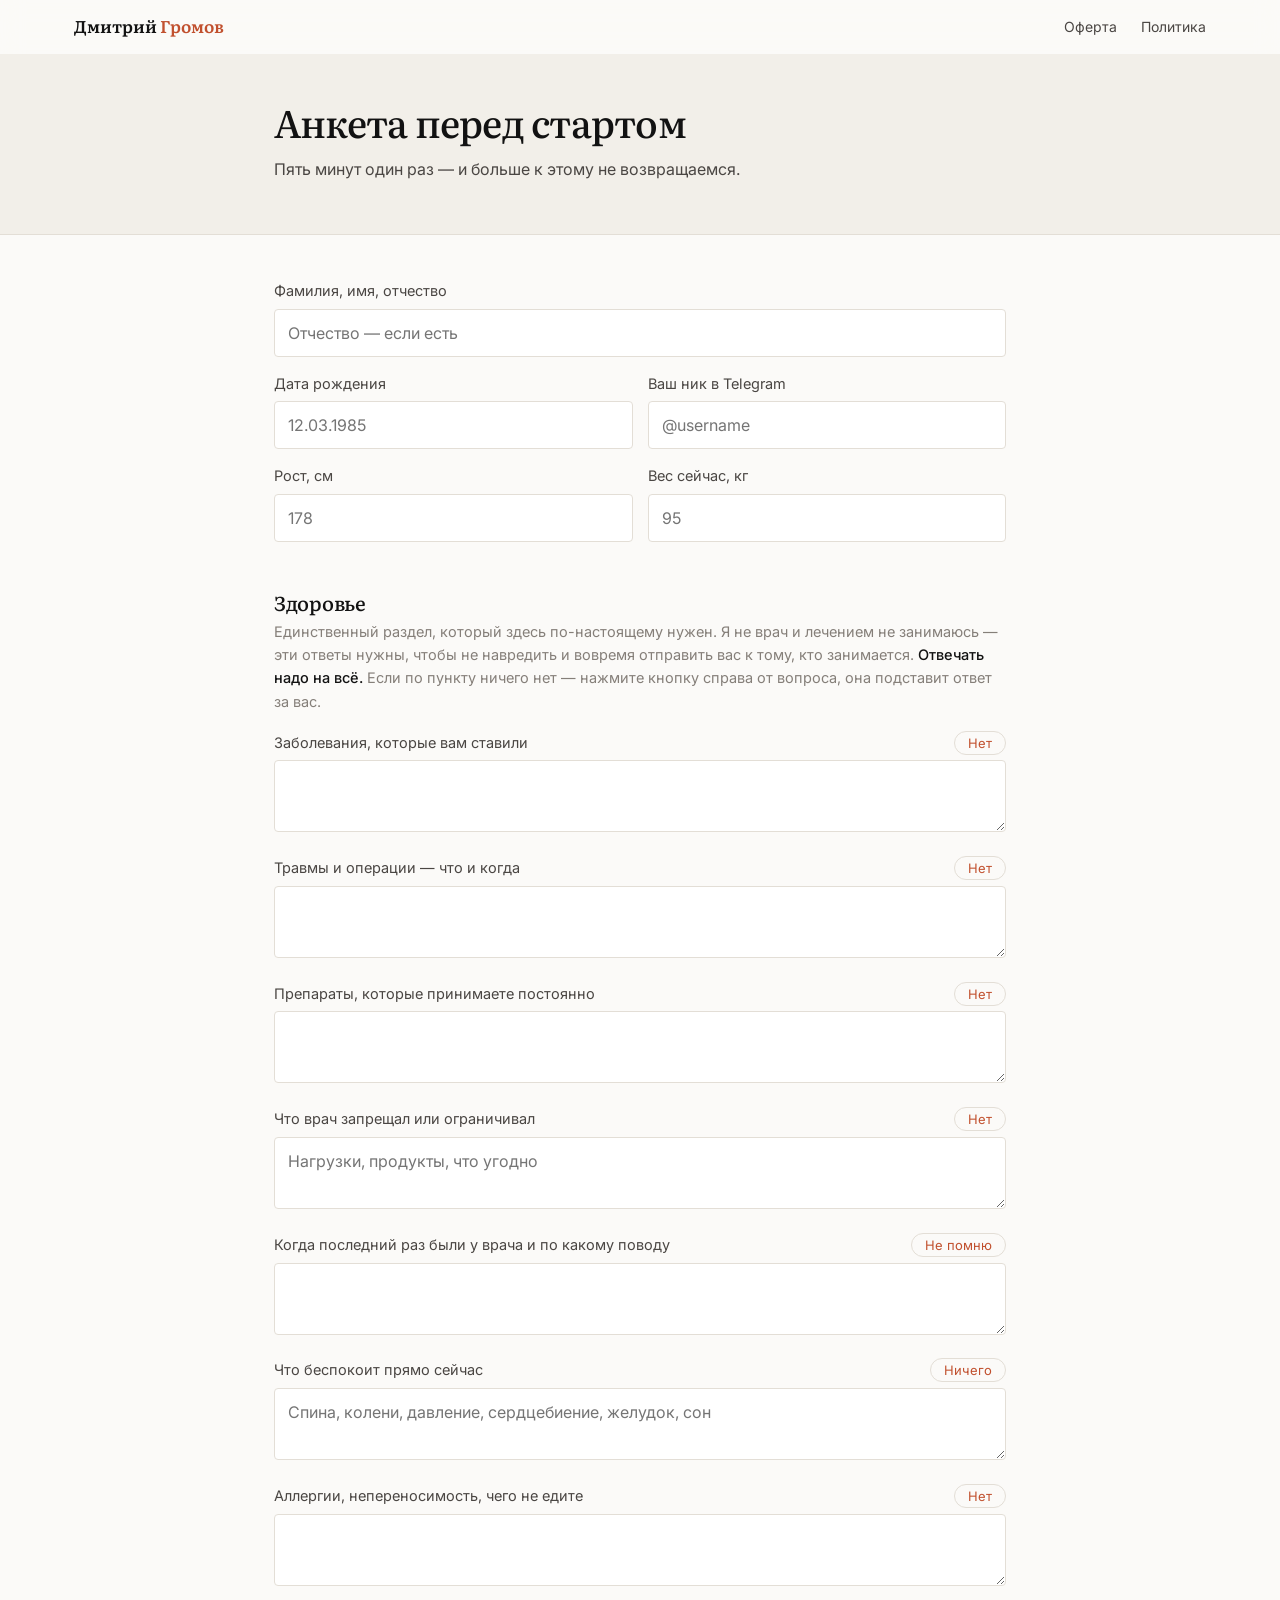
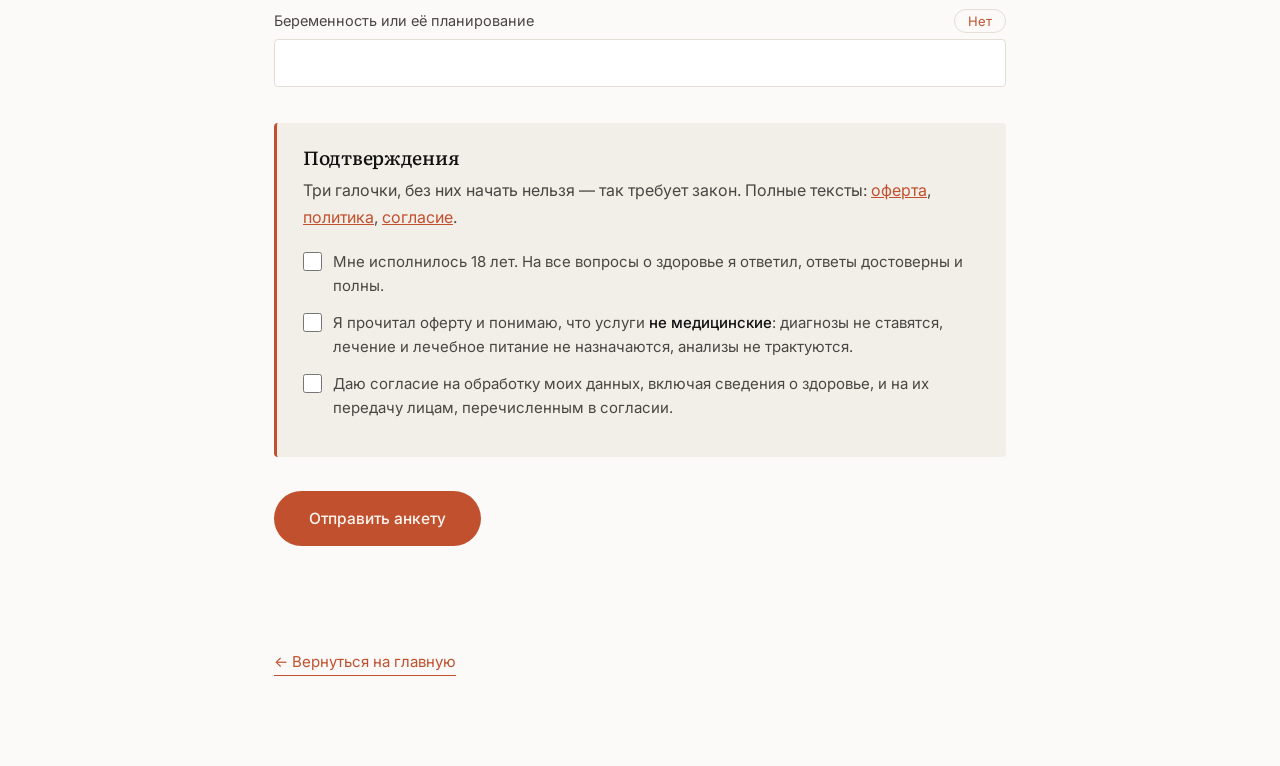
<file: anketa.html>
<!DOCTYPE html>
<html lang="ru">
<head>
<meta charset="UTF-8">
<meta name="viewport" content="width=device-width, initial-scale=1.0">
<meta name="robots" content="noindex, nofollow">
<title>Анкета перед стартом — Дмитрий Громов</title>
<link rel="icon" href="data:image/svg+xml,<svg xmlns='http://www.w3.org/2000/svg' viewBox='0 0 100 100'><rect width='100' height='100' rx='20' fill='%23C1502E'/><text x='50' y='69' font-size='54' text-anchor='middle' fill='%23FBFAF8' font-family='Georgia, serif' font-weight='700'>Г</text></svg>">
<link rel="preconnect" href="https://fonts.googleapis.com">
<link rel="preconnect" href="https://fonts.gstatic.com" crossorigin>
<link href="https://fonts.googleapis.com/css2?family=Literata:opsz,wght@7..72,400;7..72,500;7..72,600&family=Inter:wght@300;400;500;600;700&display=swap" rel="stylesheet">
<link rel="stylesheet" href="style.css">
<style>
.f-group { margin-bottom: 34px; }
.f-group > h2 { font-size: 20px; margin: 0 0 6px; }
.f-group > .f-hint { font-size: 14.5px; color: var(--text-3); margin-bottom: 18px; line-height: 1.6; }
.f-row { margin-bottom: 15px; }
.f-row label { display: block; font-size: 14.5px; color: var(--text-2); margin-bottom: 5px; }
.f-lab { display: flex; align-items: baseline; justify-content: space-between; gap: 12px; margin-bottom: 5px; }
.f-lab label { margin-bottom: 0; }
.f-quick { flex: 0 0 auto; font-family: inherit; font-size: 13px; color: var(--accent); background: none;
  border: 1px solid var(--line); border-radius: 100px; padding: 3px 13px; cursor: pointer; transition: border-color .15s, background .15s; }
.f-quick:hover { border-color: var(--accent); background: #FFF3EE; }
.f-row input[type=text], .f-row textarea {
  width: 100%; font-family: inherit; font-size: 16px; color: var(--text);
  background: var(--card); border: 1px solid var(--line); border-radius: var(--radius);
  padding: 11px 13px; line-height: 1.5;
}
.f-row textarea { min-height: 62px; resize: vertical; }
.f-row input:focus, .f-row textarea:focus { outline: 2px solid var(--accent); outline-offset: 1px; border-color: transparent; }
.f-row.bad input, .f-row.bad textarea { border-color: #C0392B; background: #FFF6F4; }
.f-err { display: none; font-size: 13.5px; color: #C0392B; margin-top: 5px; }
.f-row.bad .f-err { display: block; }
.f-two { display: grid; grid-template-columns: 1fr 1fr; gap: 15px; }
.f-check { display: flex; gap: 11px; align-items: flex-start; margin-bottom: 13px; font-size: 15px; line-height: 1.6; color: var(--text-2); cursor: pointer; }
.f-check input { flex: 0 0 auto; width: 19px; height: 19px; margin-top: 2px; accent-color: var(--accent); cursor: pointer; }
.f-consent { background: var(--bg-2); border-left: 3px solid var(--accent); border-radius: var(--radius); padding: 24px 26px; margin: 36px 0 28px; }
.f-consent h2 { font-size: 19px; margin-bottom: 8px; }
.f-consent.bad { border-left-color: #C0392B; background: #FFF6F4; }
.f-actions { padding: 6px 0 20px; }
.f-status { font-size: 15px; line-height: 1.6; margin-top: 14px; min-height: 22px; color: var(--accent); }
.f-status.err { color: #C0392B; }
.f-done { display: none; text-align: center; padding: 60px 24px; }
.f-done h2 { font-size: 26px; margin-bottom: 12px; }
.f-done p { font-size: 17px; color: var(--text-2); max-width: 46ch; margin: 0 auto; }
.hp { position: absolute; left: -9999px; }
#out { width: 100%; min-height: 190px; font-family: ui-monospace, SFMono-Regular, Menlo, monospace; font-size: 13px; line-height: 1.6; padding: 14px; border: 1px solid var(--line); border-radius: var(--radius); background: var(--card); color: var(--text-2); margin-top: 16px; }
@media (max-width: 620px) { .f-two { grid-template-columns: 1fr; } .f-actions .btn { width: 100%; } }
</style>
</head>
<body>

<header class="nav" id="nav">
  <div class="nav-inner">
    <a class="nav-logo" href="index.html">Дмитрий <span>Громов</span></a>
    <nav class="nav-links">
      <a href="oferta.html">Оферта</a>
      <a href="privacy.html">Политика</a>
    </nav>
  </div>
</header>

<div class="doc-head">
  <div class="doc">
    <h1>Анкета перед стартом</h1>
    <p>Пять минут один раз — и больше к этому не возвращаемся.</p>
  </div>
</div>

<main class="doc">

  <div class="f-done" id="done">
    <h2>Анкета отправлена</h2>
    <p>Спасибо. Я всё получил и свяжусь с вами в Telegram. Закрывать страницу можно.</p>
  </div>

  <form id="q" autocomplete="off" novalidate>

    <div class="f-group">
      <div class="f-row" id="r-fio">
        <label for="fio">Фамилия, имя, отчество</label>
        <input type="text" id="fio" name="fio" maxlength="90" placeholder="Отчество — если есть">
        <span class="f-err">Только буквы, пробелы и дефис. Минимум два слова.</span>
      </div>
      <div class="f-two">
        <div class="f-row" id="r-dr">
          <label for="dr">Дата рождения</label>
          <input type="text" id="dr" name="dr" inputmode="numeric" maxlength="10" placeholder="12.03.1985">
          <span class="f-err">В формате 00.00.0000.</span>
        </div>
        <div class="f-row" id="r-tg">
          <label for="tg">Ваш ник в Telegram</label>
          <input type="text" id="tg" name="tg" maxlength="40" placeholder="@username">
          <span class="f-err">Заполните — иначе я не пойму, чья анкета.</span>
        </div>
      </div>
      <div class="f-two">
        <div class="f-row" id="r-rost">
          <label for="rost">Рост, см</label>
          <input type="text" id="rost" name="rost" inputmode="numeric" maxlength="3" placeholder="178">
          <span class="f-err">Число от 120 до 230.</span>
        </div>
        <div class="f-row" id="r-ves">
          <label for="ves">Вес сейчас, кг</label>
          <input type="text" id="ves" name="ves" inputmode="numeric" maxlength="3" placeholder="95">
          <span class="f-err">Число от 35 до 300.</span>
        </div>
      </div>
    </div>

    <div class="f-group">
      <h2>Здоровье</h2>
      <p class="f-hint">Единственный раздел, который здесь по-настоящему нужен. Я не врач и лечением не занимаюсь — эти ответы нужны, чтобы не навредить и вовремя отправить вас к тому, кто занимается. <strong>Отвечать надо на всё.</strong> Если по пункту ничего нет — нажмите кнопку справа от вопроса, она подставит ответ за вас.</p>
      <div class="f-row" id="r-bolezni" data-req="1"><div class="f-lab"><label for="bolezni">Заболевания, которые вам ставили</label><button type="button" class="f-quick" data-fill="Нет" data-for="bolezni">Нет</button></div><textarea id="bolezni" name="bolezni" maxlength="1200"></textarea><span class="f-err">Ответьте — или нажмите «Нет» справа.</span></div>
      <div class="f-row" id="r-travmy" data-req="1"><div class="f-lab"><label for="travmy">Травмы и операции — что и когда</label><button type="button" class="f-quick" data-fill="Нет" data-for="travmy">Нет</button></div><textarea id="travmy" name="travmy" maxlength="1200"></textarea><span class="f-err">Ответьте — или нажмите «Нет» справа.</span></div>
      <div class="f-row" id="r-preparaty" data-req="1"><div class="f-lab"><label for="preparaty">Препараты, которые принимаете постоянно</label><button type="button" class="f-quick" data-fill="Нет" data-for="preparaty">Нет</button></div><textarea id="preparaty" name="preparaty" maxlength="1200"></textarea><span class="f-err">Ответьте — или нажмите «Нет» справа.</span></div>
      <div class="f-row" id="r-vrach" data-req="1"><div class="f-lab"><label for="vrach">Что врач запрещал или ограничивал</label><button type="button" class="f-quick" data-fill="Нет" data-for="vrach">Нет</button></div><textarea id="vrach" name="vrach" maxlength="1200" placeholder="Нагрузки, продукты, что угодно"></textarea><span class="f-err">Ответьте — или нажмите «Нет» справа.</span></div>
      <div class="f-row" id="r-obsled" data-req="1"><div class="f-lab"><label for="obsled">Когда последний раз были у врача и по какому поводу</label><button type="button" class="f-quick" data-fill="Не помню" data-for="obsled">Не помню</button></div><textarea id="obsled" name="obsled" maxlength="1200"></textarea><span class="f-err">Ответьте — или нажмите «Не помню» справа.</span></div>
      <div class="f-row" id="r-bespokoit" data-req="1"><div class="f-lab"><label for="bespokoit">Что беспокоит прямо сейчас</label><button type="button" class="f-quick" data-fill="Ничего" data-for="bespokoit">Ничего</button></div><textarea id="bespokoit" name="bespokoit" maxlength="1200" placeholder="Спина, колени, давление, сердцебиение, желудок, сон"></textarea><span class="f-err">Ответьте — или нажмите «Ничего» справа.</span></div>
      <div class="f-row" id="r-edaogr" data-req="1"><div class="f-lab"><label for="edaogr">Аллергии, непереносимость, чего не едите</label><button type="button" class="f-quick" data-fill="Нет" data-for="edaogr">Нет</button></div><textarea id="edaogr" name="edaogr" maxlength="1200"></textarea><span class="f-err">Ответьте — или нажмите «Нет» справа.</span></div>
      <div class="f-row" id="r-berem" data-req="1"><div class="f-lab"><label for="berem">Беременность или её планирование</label>
        <button type="button" class="f-quick" data-fill="Нет" data-for="berem">Нет</button></div>
        <input type="text" id="berem" name="berem" maxlength="120"><span class="f-err">Ответьте — или нажмите «Нет» справа.</span></div>
    </div>

    <div class="f-consent" id="r-consent">
      <h2>Подтверждения</h2>
      <p class="f-hint" style="margin-bottom:18px">Три галочки, без них начать нельзя — так требует закон. Полные тексты: <a href="oferta.html" style="color:var(--accent)">оферта</a>, <a href="privacy.html" style="color:var(--accent)">политика</a>, <a href="soglasie.html" style="color:var(--accent)">согласие</a>.</p>
      <label class="f-check"><input type="checkbox" id="c1" name="c1"><span>Мне исполнилось 18 лет. На все вопросы о здоровье я ответил, ответы достоверны и полны.</span></label>
      <label class="f-check"><input type="checkbox" id="c2" name="c2"><span>Я прочитал оферту и понимаю, что услуги <strong>не медицинские</strong>: диагнозы не ставятся, лечение и лечебное питание не назначаются, анализы не трактуются.</span></label>
      <label class="f-check"><input type="checkbox" id="c3" name="c3"><span>Даю согласие на обработку моих данных, включая сведения о здоровье, и на их передачу лицам, перечисленным в согласии.</span></label>
      <span class="f-err" style="margin-top:6px">Нужны все три.</span>
    </div>

    <input type="text" class="hp" id="company" name="company" tabindex="-1" aria-hidden="true">

    <div class="f-actions">
      <button type="submit" class="btn btn-primary" id="go">Отправить анкету</button>
      <p class="f-status" id="st"></p>
      <textarea id="out" readonly hidden></textarea>
    </div>

  </form>

  <a class="doc-back" href="index.html">← Вернуться на главную</a>

</main>

<script>
(function () {
  var form = document.getElementById('q'), st = document.getElementById('st'),
      out = document.getElementById('out'), done = document.getElementById('done'),
      btn = document.getElementById('go');

  var HEALTH = [
    ['bolezni','Заболевания'], ['travmy','Травмы и операции'], ['preparaty','Препараты'],
    ['vrach','Запреты и ограничения врача'], ['obsled','Последний визит к врачу'],
    ['bespokoit','Что беспокоит сейчас'], ['edaogr','Аллергии и ограничения в еде'],
    ['berem','Беременность']
  ];

  /* --- маска даты --- */
  var dr = document.getElementById('dr');
  dr.addEventListener('input', function () {
    var v = dr.value.replace(/\D/g, '').slice(0, 8), r = '';
    if (v.length > 0) r = v.slice(0, 2);
    if (v.length > 2) r += '.' + v.slice(2, 4);
    if (v.length > 4) r += '.' + v.slice(4, 8);
    dr.value = r;
  });

  /* --- только буквы в ФИО --- */
  var fio = document.getElementById('fio');
  fio.addEventListener('input', function () {
    fio.value = fio.value.replace(/[^А-Яа-яЁёA-Za-z \-]/g, '');
  });

  /* --- только цифры --- */
  ['rost', 'ves'].forEach(function (id) {
    var el = document.getElementById(id);
    el.addEventListener('input', function () { el.value = el.value.replace(/\D/g, ''); });
  });

  /* кнопки быстрого ответа */
  Array.prototype.forEach.call(document.querySelectorAll('.f-quick'), function (b) {
    b.addEventListener('click', function () {
      var el = document.getElementById(b.getAttribute('data-for'));
      el.value = b.getAttribute('data-fill');
      var row = el.closest('.f-row'); if (row) row.classList.remove('bad');
      el.dispatchEvent(new Event('input'));
    });
  });

  function v(id) { return (document.getElementById(id).value || '').trim(); }
  function mark(rowId, bad) {
    var r = document.getElementById(rowId);
    if (r) r.classList.toggle('bad', !!bad);
    return !bad;
  }

  function validDate(s) {
    var m = /^(\d{2})\.(\d{2})\.(\d{4})$/.exec(s);
    if (!m) return false;
    var d = +m[1], mo = +m[2], y = +m[3], now = new Date().getFullYear();
    if (mo < 1 || mo > 12 || d < 1 || d > 31) return false;
    if (y < 1920 || y > now - 18) return false;
    var dt = new Date(y, mo - 1, d);
    return dt.getDate() === d && dt.getMonth() === mo - 1;
  }

  function check() {
    var ok = true;
    ok = mark('r-fio', !/^[А-Яа-яЁёA-Za-z\-]{2,}(\s+[А-Яа-яЁёA-Za-z\-]{2,}){1,2}$/.test(v('fio'))) && ok;
    ok = mark('r-dr', !validDate(v('dr'))) && ok;
    ok = mark('r-tg', v('tg').length < 2) && ok;
    var r = +v('rost'), w = +v('ves');
    ok = mark('r-rost', !(r >= 120 && r <= 230)) && ok;
    ok = mark('r-ves', !(w >= 35 && w <= 300)) && ok;
    Array.prototype.forEach.call(document.querySelectorAll('.f-row[data-req]'), function (row) {
      var el = row.querySelector('textarea, input');
      var bad = !el || el.value.trim().length < 2;
      row.classList.toggle('bad', bad);
      if (bad) ok = false;
    });
    var c = document.getElementById('c1').checked && document.getElementById('c2').checked && document.getElementById('c3').checked;
    document.getElementById('r-consent').classList.toggle('bad', !c);
    return ok && c;
  }

  function today() {
    var d = new Date(), p = function (n) { return (n < 10 ? '0' : '') + n; };
    return p(d.getDate()) + '.' + p(d.getMonth() + 1) + '.' + d.getFullYear();
  }

  function buildText() {
    var t = 'АНКЕТА ПЕРЕД СТАРТОМ\n\n';
    t += v('fio') + ', ' + v('dr') + '\n';
    t += 'Telegram: ' + v('tg') + '\n';
    t += 'Рост ' + v('rost') + ' см, вес ' + v('ves') + ' кг\n\n';
    t += 'ЗДОРОВЬЕ\n';
    HEALTH.forEach(function (p) { t += p[1] + ': ' + (v(p[0]) || 'ОТВЕТ НЕ ДАН') + '\n'; });
    t += '\nПОДТВЕРЖДЕНИЯ\n';
    t += 'Я, ' + v('fio') + ', ' + v('dr') + ', подтверждаю:\n';
    t += '— мне исполнилось 18 лет, сведения о здоровье указаны достоверно и полностью;\n';
    t += '— я ознакомился с офертой и понимаю, что услуги не являются медицинскими;\n';
    t += '— даю согласие на обработку моих персональных данных, включая сведения\n';
    t += '  о состоянии здоровья, и на их передачу лицам, указанным в согласии\n';
    t += '  на сайте gromov.fit.\n';
    t += 'Дата: ' + today() + '\n';
    return t;
  }

  function fallback(text, msg) {
    st.className = 'f-status err';
    st.textContent = msg + ' Скопируйте текст ниже и отправьте мне в Telegram.';
    out.value = text; out.hidden = false; out.focus(); out.select();
  }

  form.addEventListener('submit', function (e) {
    e.preventDefault();
    st.className = 'f-status'; st.textContent = '';
    if (!check()) {
      st.className = 'f-status err';
      st.textContent = 'Проверьте поля, отмеченные красным.';
      var bad = document.querySelector('.bad');
      if (bad) bad.scrollIntoView({ behavior: 'smooth', block: 'center' });
      return;
    }
    var text = buildText();
    btn.disabled = true;
    st.textContent = 'Отправляю…';

    var data = new FormData(form);
    data.append('text', text);
    data.append('date', today());

    fetch('anketa.php', { method: 'POST', body: data })
      .then(function (r) { return r.json().catch(function () { throw new Error('bad'); }); })
      .then(function (j) {
        if (j && j.ok) {
          form.style.display = 'none';
          done.style.display = 'block';
          done.scrollIntoView({ behavior: 'smooth', block: 'center' });
        } else {
          btn.disabled = false;
          fallback(text, 'Отправить не получилось.');
        }
      })
      .catch(function () {
        btn.disabled = false;
        fallback(text, 'Отправить не получилось.');
      });
  });
})();
</script>

</body>
</html>
</file>
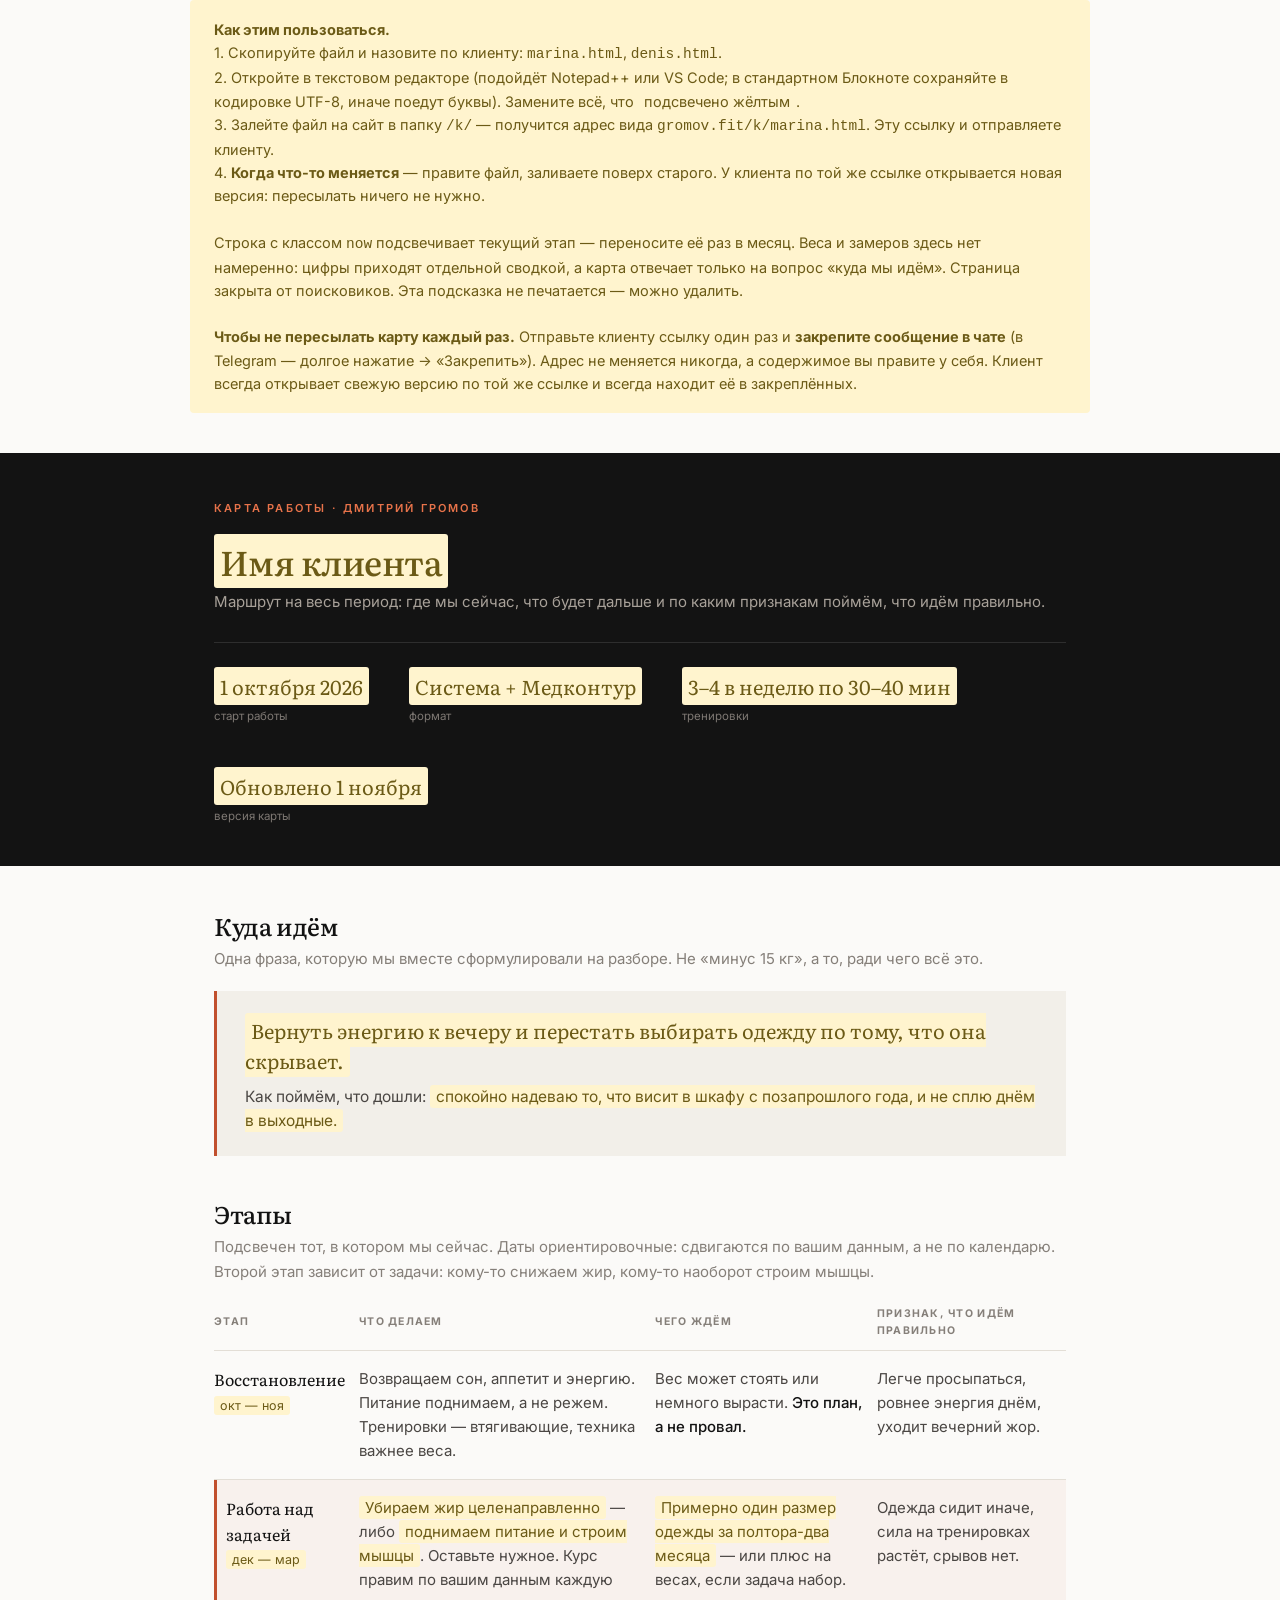
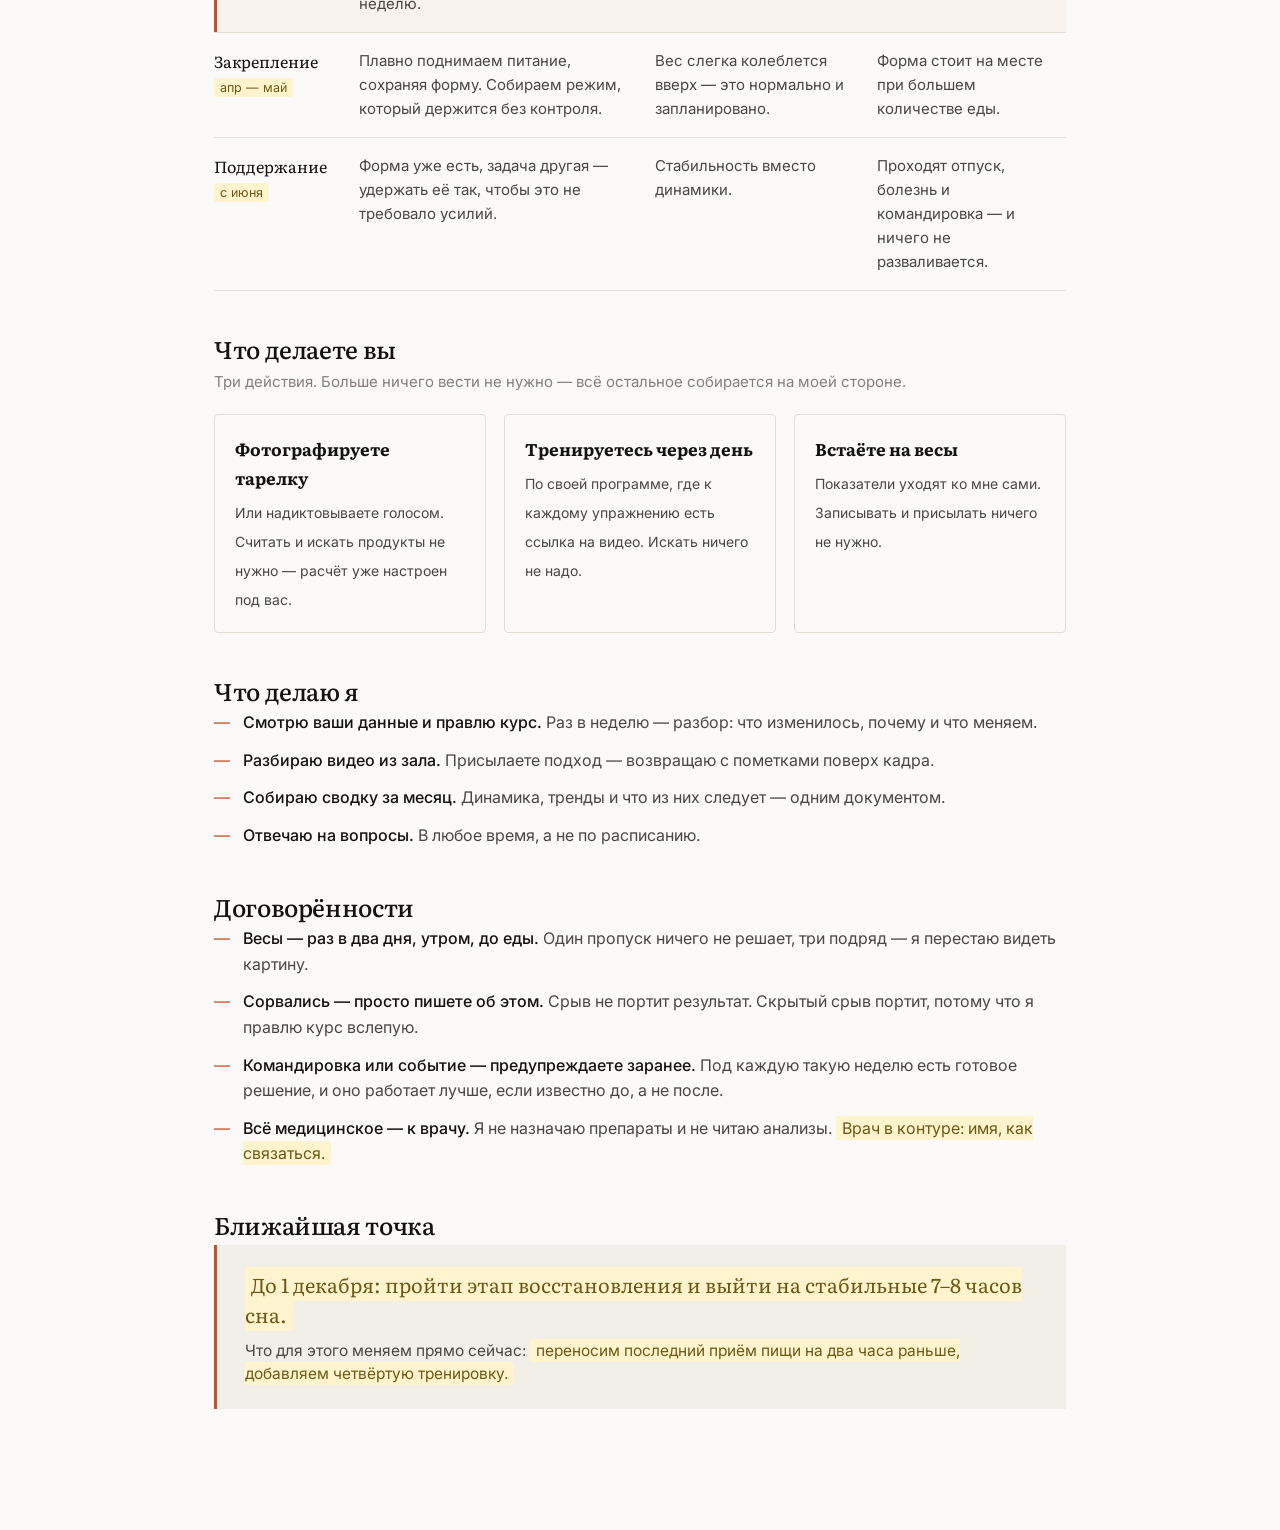
<file: karta-shablon.html>
<!DOCTYPE html>
<html lang="ru">
<head>
<meta charset="UTF-8">
<meta name="viewport" content="width=device-width, initial-scale=1.0">
<meta name="robots" content="noindex, nofollow">
<title>Карта работы — шаблон</title>
<link rel="preconnect" href="https://fonts.googleapis.com">
<link rel="preconnect" href="https://fonts.gstatic.com" crossorigin>
<link href="https://fonts.googleapis.com/css2?family=Literata:opsz,wght@7..72,400;7..72,500;7..72,600&family=Inter:wght@300;400;500;600;700&display=swap" rel="stylesheet">
<link rel="stylesheet" href="style.css">
<style>
/* ---------- КАРТА КЛИЕНТА ---------- */
.karta { max-width: 900px; margin: 0 auto; padding: 0 24px 80px; }
.k-head { background: var(--ink); color: var(--on-ink-2); padding: 46px 0 40px; margin-bottom: 46px; }
.k-head .karta { padding-bottom: 0; }
.k-title { font-family: 'Literata', serif; font-size: 34px; color: var(--on-ink); line-height: 1.15; margin-bottom: 8px; }
.k-sub { font-size: 15px; }
.k-meta { display: flex; gap: 40px; flex-wrap: wrap; margin-top: 28px; padding-top: 24px; border-top: 1px solid var(--line-ink); }
.k-meta div span { display: block; }
.k-meta .v { font-family: 'Literata', serif; font-size: 20px; color: var(--on-ink); }
.k-meta .l { font-size: 11.5px; color: #7E7873; margin-top: 2px; }

.k-block { margin-bottom: 44px; }
.k-block > h2 { font-family: 'Literata', serif; font-size: 24px; margin-bottom: 6px; }
.k-block > .k-note { font-size: 15px; color: var(--text-3); margin-bottom: 20px; }

.k-goal { background: var(--bg-2); border-left: 3px solid var(--accent); padding: 24px 28px; }
.k-goal p { font-family: 'Literata', serif; font-size: 20px; line-height: 1.5; color: var(--text); }
.k-goal p + p { margin-top: 10px; font-family: 'Inter', sans-serif; font-size: 15.5px; color: var(--text-2); }

table.k-tab { width: 100%; border-collapse: collapse; }
table.k-tab th { text-align: left; font-family: 'Inter', sans-serif; font-size: 10.5px; letter-spacing: .12em; text-transform: uppercase; color: var(--text-3); font-weight: 700; padding: 0 14px 10px 0; border-bottom: 1px solid var(--line); }
table.k-tab td { vertical-align: top; padding: 16px 14px 16px 0; border-bottom: 1px solid var(--line); font-size: 15px; line-height: 1.6; color: var(--text-2); }
table.k-tab td:first-child { width: 132px; }
table.k-tab .stage { font-family: 'Literata', serif; font-size: 16px; color: var(--text); display: block; }
table.k-tab .dates { font-size: 12.5px; color: var(--accent); display: block; margin-top: 3px; }
table.k-tab td b { color: var(--text); font-weight: 500; }
tr.now td { background: rgba(193,80,46,.05); }
tr.now td:first-child { box-shadow: inset 3px 0 0 var(--accent); padding-left: 12px; }

.k-you { display: grid; grid-template-columns: repeat(3, 1fr); gap: 18px; }
.k-you div { border: 1px solid var(--line); border-radius: var(--radius); padding: 20px 20px 18px; }
.k-you b { display: block; font-family: 'Literata', serif; font-size: 17px; margin-bottom: 5px; }
.k-you span { font-size: 14px; color: var(--text-2); line-height: 1.55; }

.k-rules { list-style: none; display: flex; flex-direction: column; gap: 12px; }
.k-rules li { display: flex; gap: 13px; font-size: 16px; line-height: 1.6; color: var(--text-2); }
.k-rules li::before { content: '—'; color: var(--accent); flex: 0 0 auto; }
.k-rules b { color: var(--text); font-weight: 500; }

.k-fill { background: #FFF4CE; color: #6B5A16; padding: 2px 6px; border-radius: 3px; }
.k-hint { margin: 0 auto 40px; max-width: 900px; padding: 18px 24px; background: #FFF4CE; color: #6B5A16; font-size: 14.5px; line-height: 1.6; border-radius: var(--radius); }
@media print { .k-hint { display: none; } }
@media (max-width: 760px) {
  .k-you { grid-template-columns: 1fr; }
  .k-title { font-size: 26px; }
  .k-tab-wrap { overflow-x: auto; -webkit-overflow-scrolling: touch; margin-inline: -24px; padding-inline: 24px; }
  table.k-tab { min-width: 620px; }
  table.k-tab td:first-child { width: 110px; }
}
</style>
</head>
<body>

<div class="k-hint">
  <b>Как этим пользоваться.</b><br>
  1. Скопируйте файл и назовите по клиенту: <code>marina.html</code>, <code>denis.html</code>.<br>
  2. Откройте в текстовом редакторе (подойдёт Notepad++ или VS Code; в стандартном Блокноте сохраняйте в кодировке UTF-8, иначе поедут буквы). Замените всё, что <span class="k-fill">подсвечено жёлтым</span>.<br>
  3. Залейте файл на сайт в папку <code>/k/</code> — получится адрес вида <code>gromov.fit/k/marina.html</code>. Эту ссылку и отправляете клиенту.<br>
  4. <b>Когда что-то меняется</b> — правите файл, заливаете поверх старого. У клиента по той же ссылке открывается новая версия: пересылать ничего не нужно.<br><br>
  Строка с классом <code>now</code> подсвечивает текущий этап — переносите её раз в месяц. Веса и замеров здесь нет намеренно: цифры приходят отдельной сводкой, а карта отвечает только на вопрос «куда мы идём». Страница закрыта от поисковиков. Эта подсказка не печатается — можно удалить.<br><br>
  <b>Чтобы не пересылать карту каждый раз.</b> Отправьте клиенту ссылку один раз и <b>закрепите сообщение в чате</b> (в Telegram — долгое нажатие → «Закрепить»). Адрес не меняется никогда, а содержимое вы правите у себя. Клиент всегда открывает свежую версию по той же ссылке и всегда находит её в закреплённых.
</div>

<header class="k-head">
  <div class="karta">
    <p class="eyebrow">Карта работы · Дмитрий Громов</p>
    <h1 class="k-title"><span class="k-fill">Имя клиента</span></h1>
    <p class="k-sub">Маршрут на весь период: где мы сейчас, что будет дальше и по каким признакам поймём, что идём правильно.</p>
    <div class="k-meta">
      <div><span class="v"><span class="k-fill">1 октября 2026</span></span><span class="l">старт работы</span></div>
      <div><span class="v"><span class="k-fill">Система + Медконтур</span></span><span class="l">формат</span></div>
      <div><span class="v"><span class="k-fill">3–4 в неделю по 30–40 мин</span></span><span class="l">тренировки</span></div>
      <div><span class="v"><span class="k-fill">Обновлено 1 ноября</span></span><span class="l">версия карты</span></div>
    </div>
  </div>
</header>

<div class="karta">

  <section class="k-block">
    <h2>Куда идём</h2>
    <p class="k-note">Одна фраза, которую мы вместе сформулировали на разборе. Не «минус 15 кг», а то, ради чего всё это.</p>
    <div class="k-goal">
      <p><span class="k-fill">Вернуть энергию к вечеру и перестать выбирать одежду по тому, что она скрывает.</span></p>
      <p>Как поймём, что дошли: <span class="k-fill">спокойно надеваю то, что висит в шкафу с позапрошлого года, и не сплю днём в выходные.</span></p>
    </div>
  </section>

  <section class="k-block">
    <h2>Этапы</h2>
    <p class="k-note">Подсвечен тот, в котором мы сейчас. Даты ориентировочные: сдвигаются по вашим данным, а не по календарю. Второй этап зависит от задачи: кому-то снижаем жир, кому-то наоборот строим мышцы.</p>
    <div class="k-tab-wrap"><table class="k-tab">
      <thead>
        <tr><th>Этап</th><th>Что делаем</th><th>Чего ждём</th><th>Признак, что идём правильно</th></tr>
      </thead>
      <tbody>
        <tr>
          <td><span class="stage">Восстановление</span><span class="dates"><span class="k-fill">окт — ноя</span></span></td>
          <td>Возвращаем сон, аппетит и энергию. Питание поднимаем, а не режем. Тренировки — втягивающие, техника важнее веса.</td>
          <td>Вес может стоять или немного вырасти. <b>Это план, а не провал.</b></td>
          <td>Легче просыпаться, ровнее энергия днём, уходит вечерний жор.</td>
        </tr>
        <tr class="now">
          <td><span class="stage">Работа над задачей</span><span class="dates"><span class="k-fill">дек — мар</span></span></td>
          <td><span class="k-fill">Убираем жир целенаправленно</span> — либо <span class="k-fill">поднимаем питание и строим мышцы</span>. Оставьте нужное. Курс правим по вашим данным каждую неделю.</td>
          <td><span class="k-fill">Примерно один размер одежды за полтора-два месяца</span> — или плюс на весах, если задача набор.</td>
          <td>Одежда сидит иначе, сила на тренировках растёт, срывов нет.</td>
        </tr>
        <tr>
          <td><span class="stage">Закрепление</span><span class="dates"><span class="k-fill">апр — май</span></span></td>
          <td>Плавно поднимаем питание, сохраняя форму. Собираем режим, который держится без контроля.</td>
          <td>Вес слегка колеблется вверх — это нормально и запланировано.</td>
          <td>Форма стоит на месте при большем количестве еды.</td>
        </tr>
        <tr>
          <td><span class="stage">Поддержание</span><span class="dates"><span class="k-fill">с июня</span></span></td>
          <td>Форма уже есть, задача другая — удержать её так, чтобы это не требовало усилий.</td>
          <td>Стабильность вместо динамики.</td>
          <td>Проходят отпуск, болезнь и командировка — и ничего не разваливается.</td>
        </tr>
      </tbody>
    </table></div>
  </section>

  <section class="k-block">
    <h2>Что делаете вы</h2>
    <p class="k-note">Три действия. Больше ничего вести не нужно — всё остальное собирается на моей стороне.</p>
    <div class="k-you">
      <div><b>Фотографируете тарелку</b><span>Или надиктовываете голосом. Считать и искать продукты не нужно — расчёт уже настроен под вас.</span></div>
      <div><b>Тренируетесь через день</b><span>По своей программе, где к каждому упражнению есть ссылка на видео. Искать ничего не надо.</span></div>
      <div><b>Встаёте на весы</b><span>Показатели уходят ко мне сами. Записывать и присылать ничего не нужно.</span></div>
    </div>
  </section>

  <section class="k-block">
    <h2>Что делаю я</h2>
    <ul class="k-rules">
      <li><span><b>Смотрю ваши данные и правлю курс.</b> Раз в неделю — разбор: что изменилось, почему и что меняем.</span></li>
      <li><span><b>Разбираю видео из зала.</b> Присылаете подход — возвращаю с пометками поверх кадра.</span></li>
      <li><span><b>Собираю сводку за месяц.</b> Динамика, тренды и что из них следует — одним документом.</span></li>
      <li><span><b>Отвечаю на вопросы.</b> В любое время, а не по расписанию.</span></li>
    </ul>
  </section>

  <section class="k-block">
    <h2>Договорённости</h2>
    <ul class="k-rules">
      <li><span><b>Весы — раз в два дня, утром, до еды.</b> Один пропуск ничего не решает, три подряд — я перестаю видеть картину.</span></li>
      <li><span><b>Сорвались — просто пишете об этом.</b> Срыв не портит результат. Скрытый срыв портит, потому что я правлю курс вслепую.</span></li>
      <li><span><b>Командировка или событие — предупреждаете заранее.</b> Под каждую такую неделю есть готовое решение, и оно работает лучше, если известно до, а не после.</span></li>
      <li><span><b>Всё медицинское — к врачу.</b> Я не назначаю препараты и не читаю анализы. <span class="k-fill">Врач в контуре: имя, как связаться.</span></span></li>
    </ul>
  </section>

  <section class="k-block">
    <h2>Ближайшая точка</h2>
    <div class="k-goal">
      <p><span class="k-fill">До 1 декабря: пройти этап восстановления и выйти на стабильные 7–8 часов сна.</span></p>
      <p>Что для этого меняем прямо сейчас: <span class="k-fill">переносим последний приём пищи на два часа раньше, добавляем четвёртую тренировку.</span></p>
    </div>
  </section>

</div>

</body>
</html>
</file>
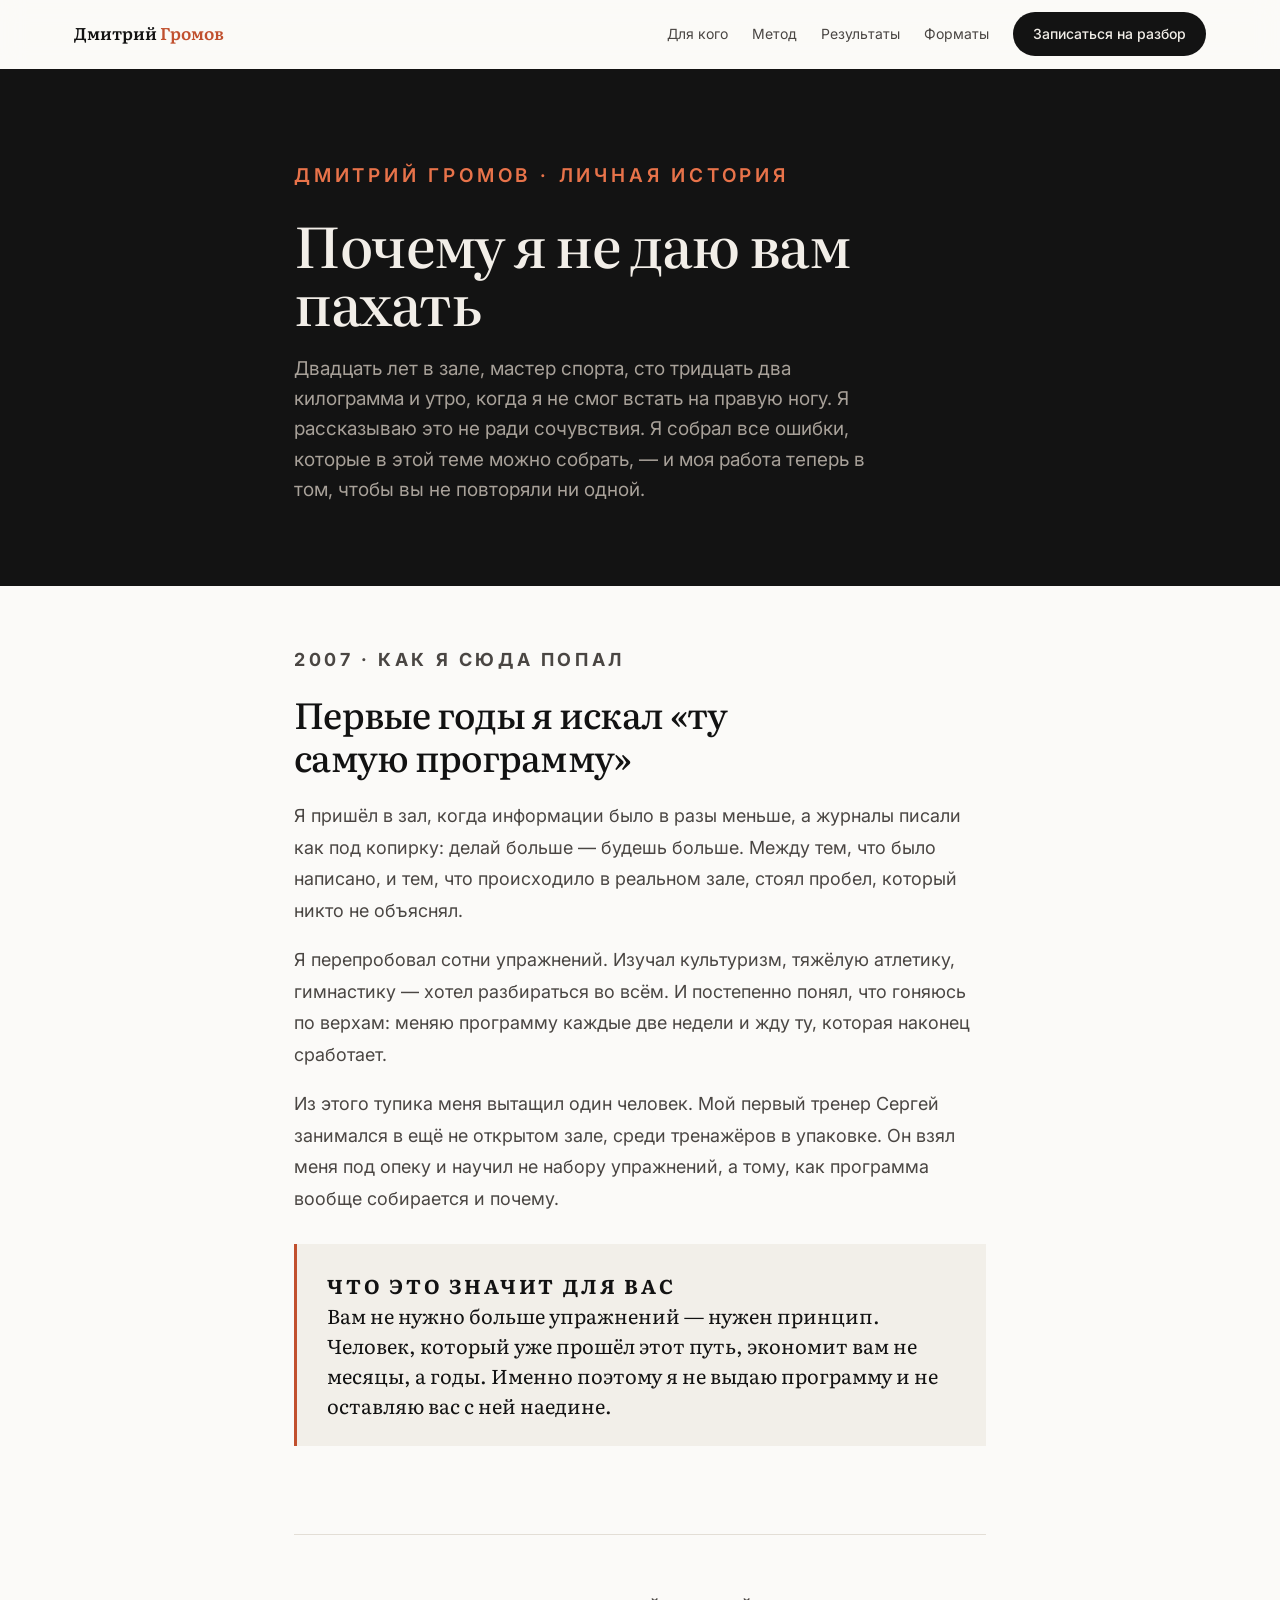
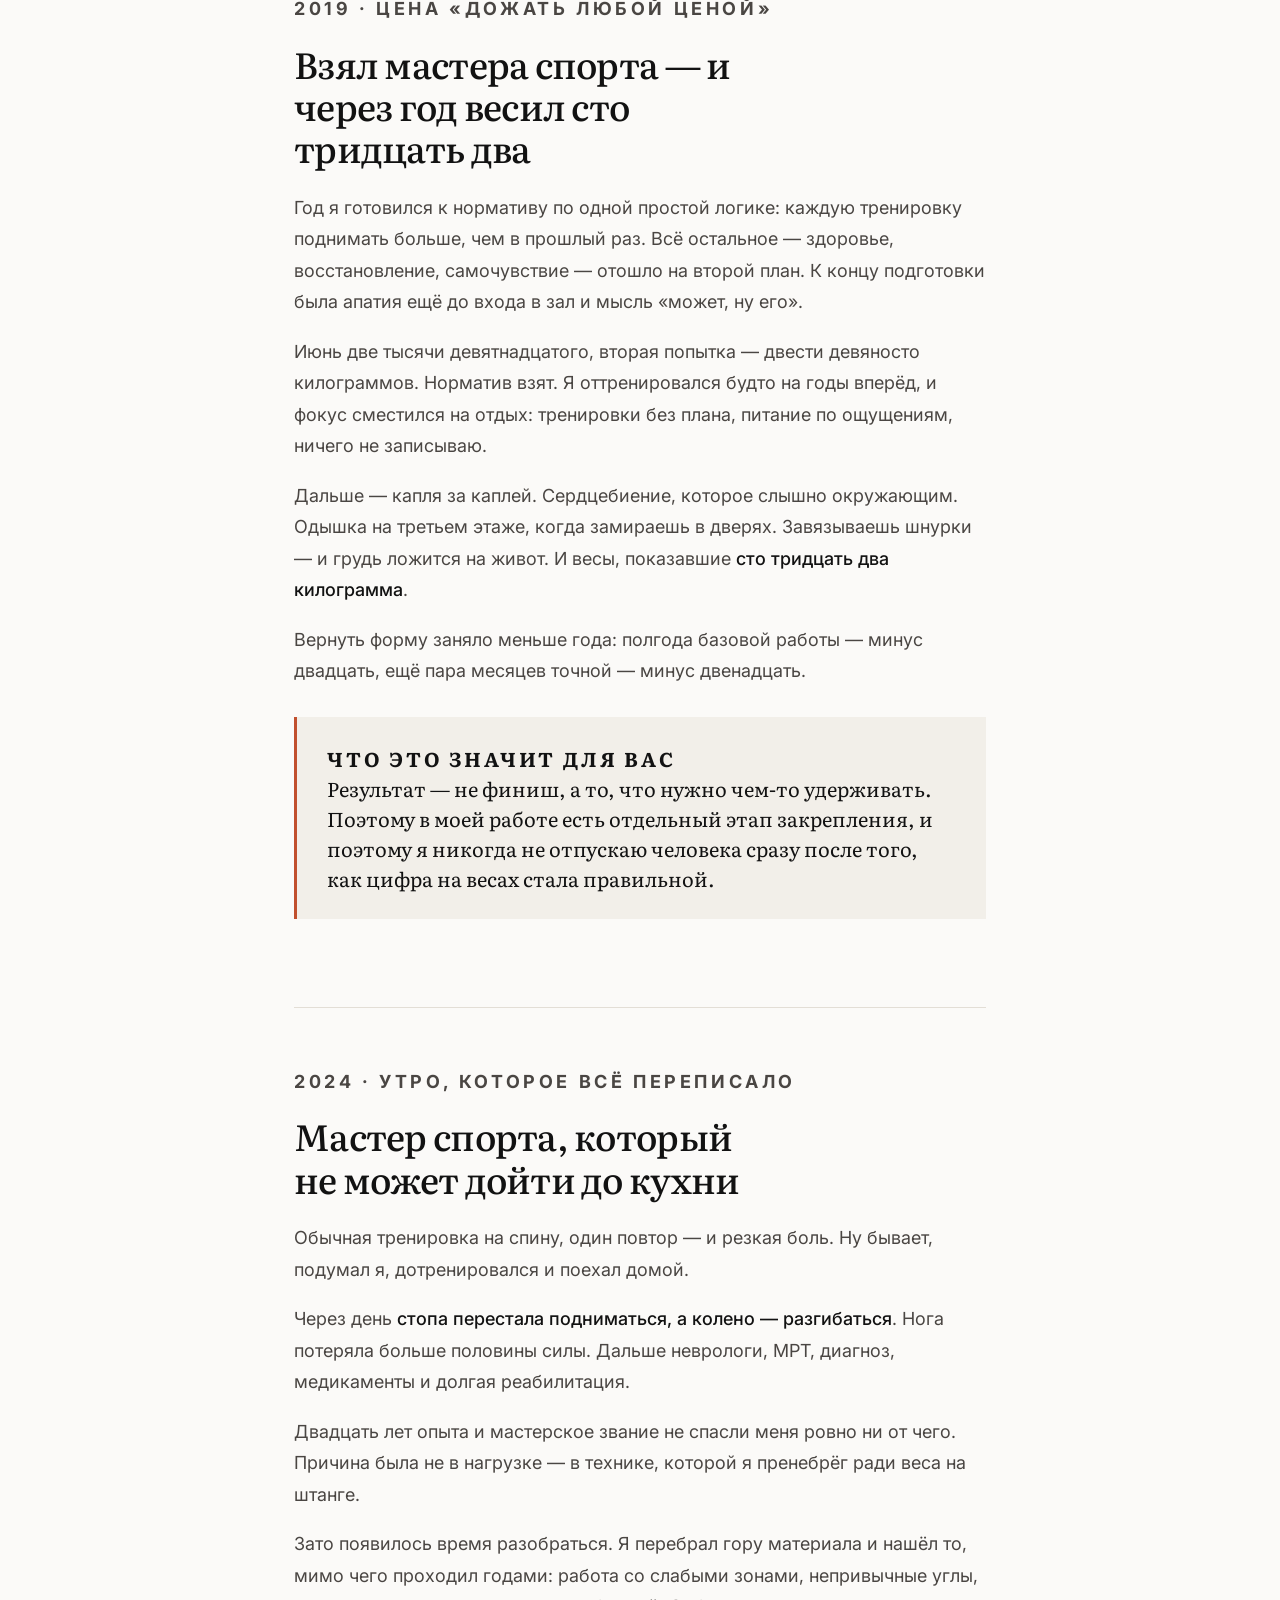
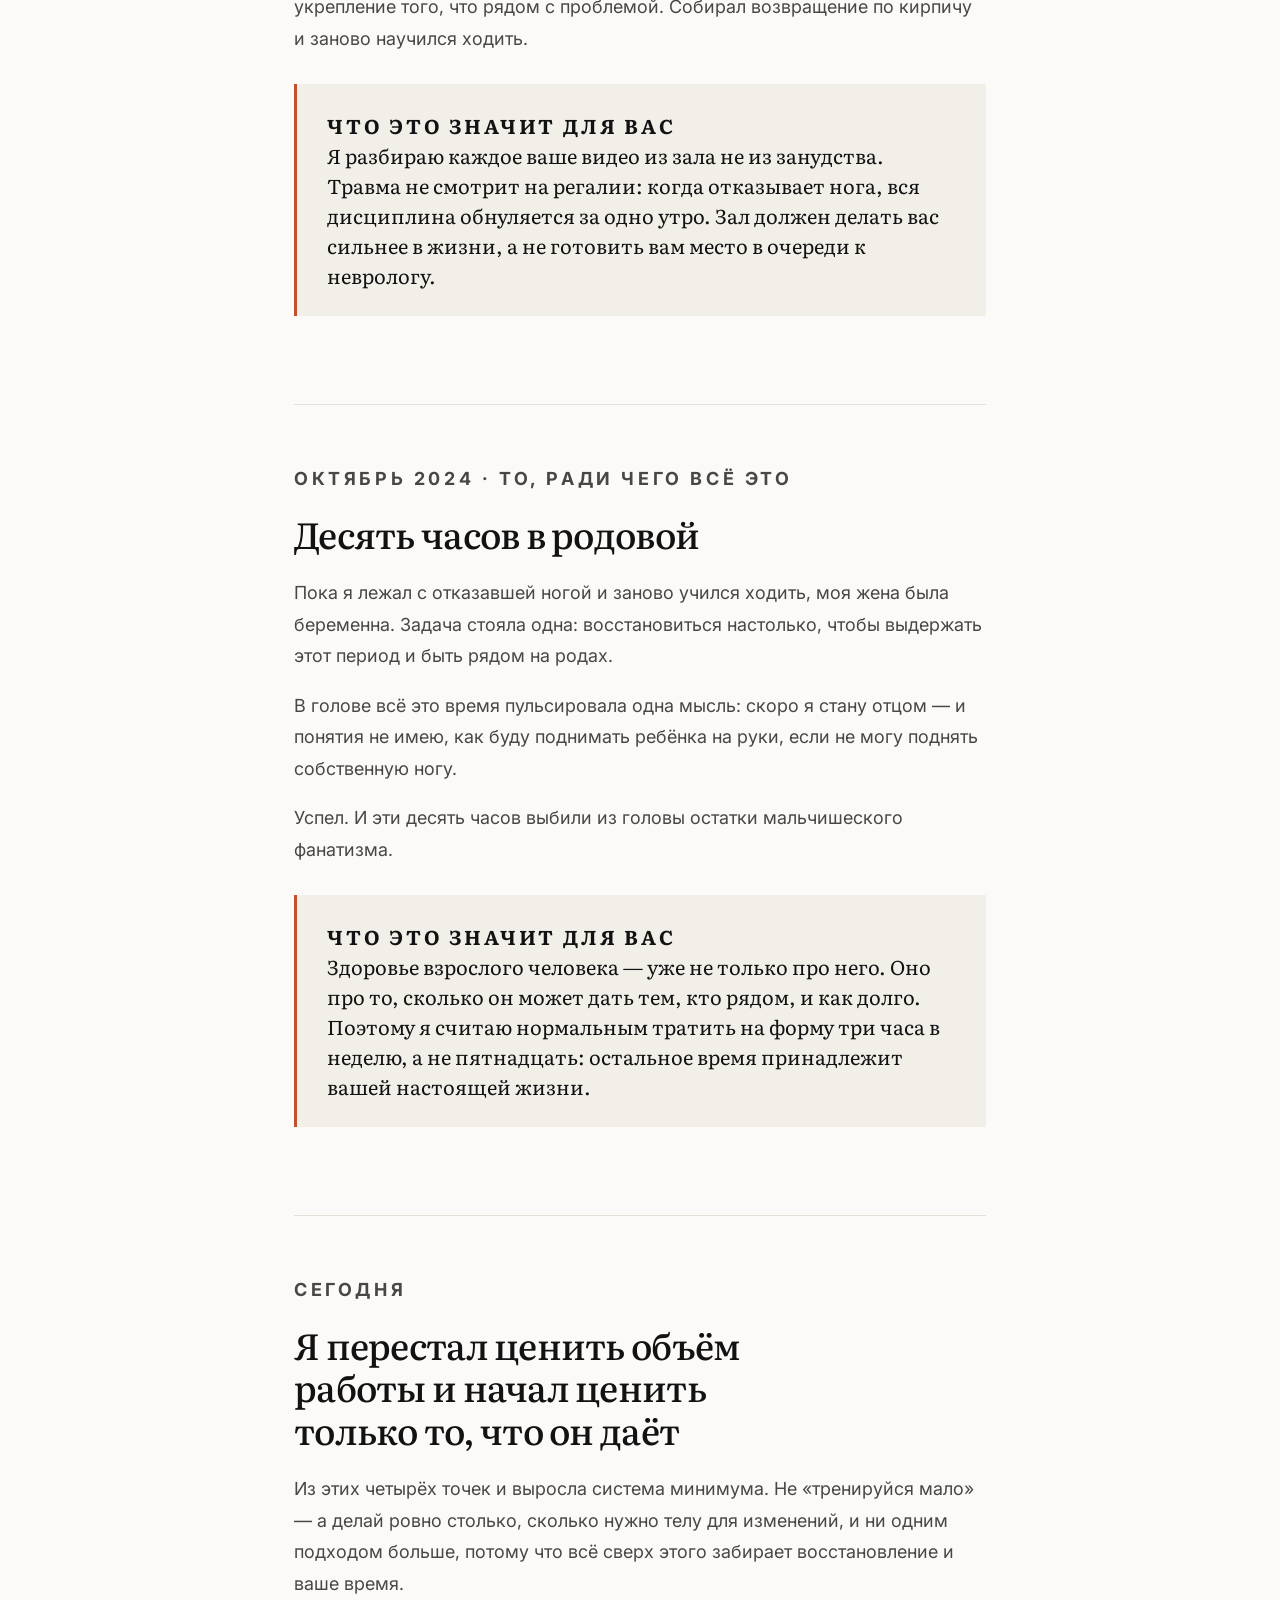
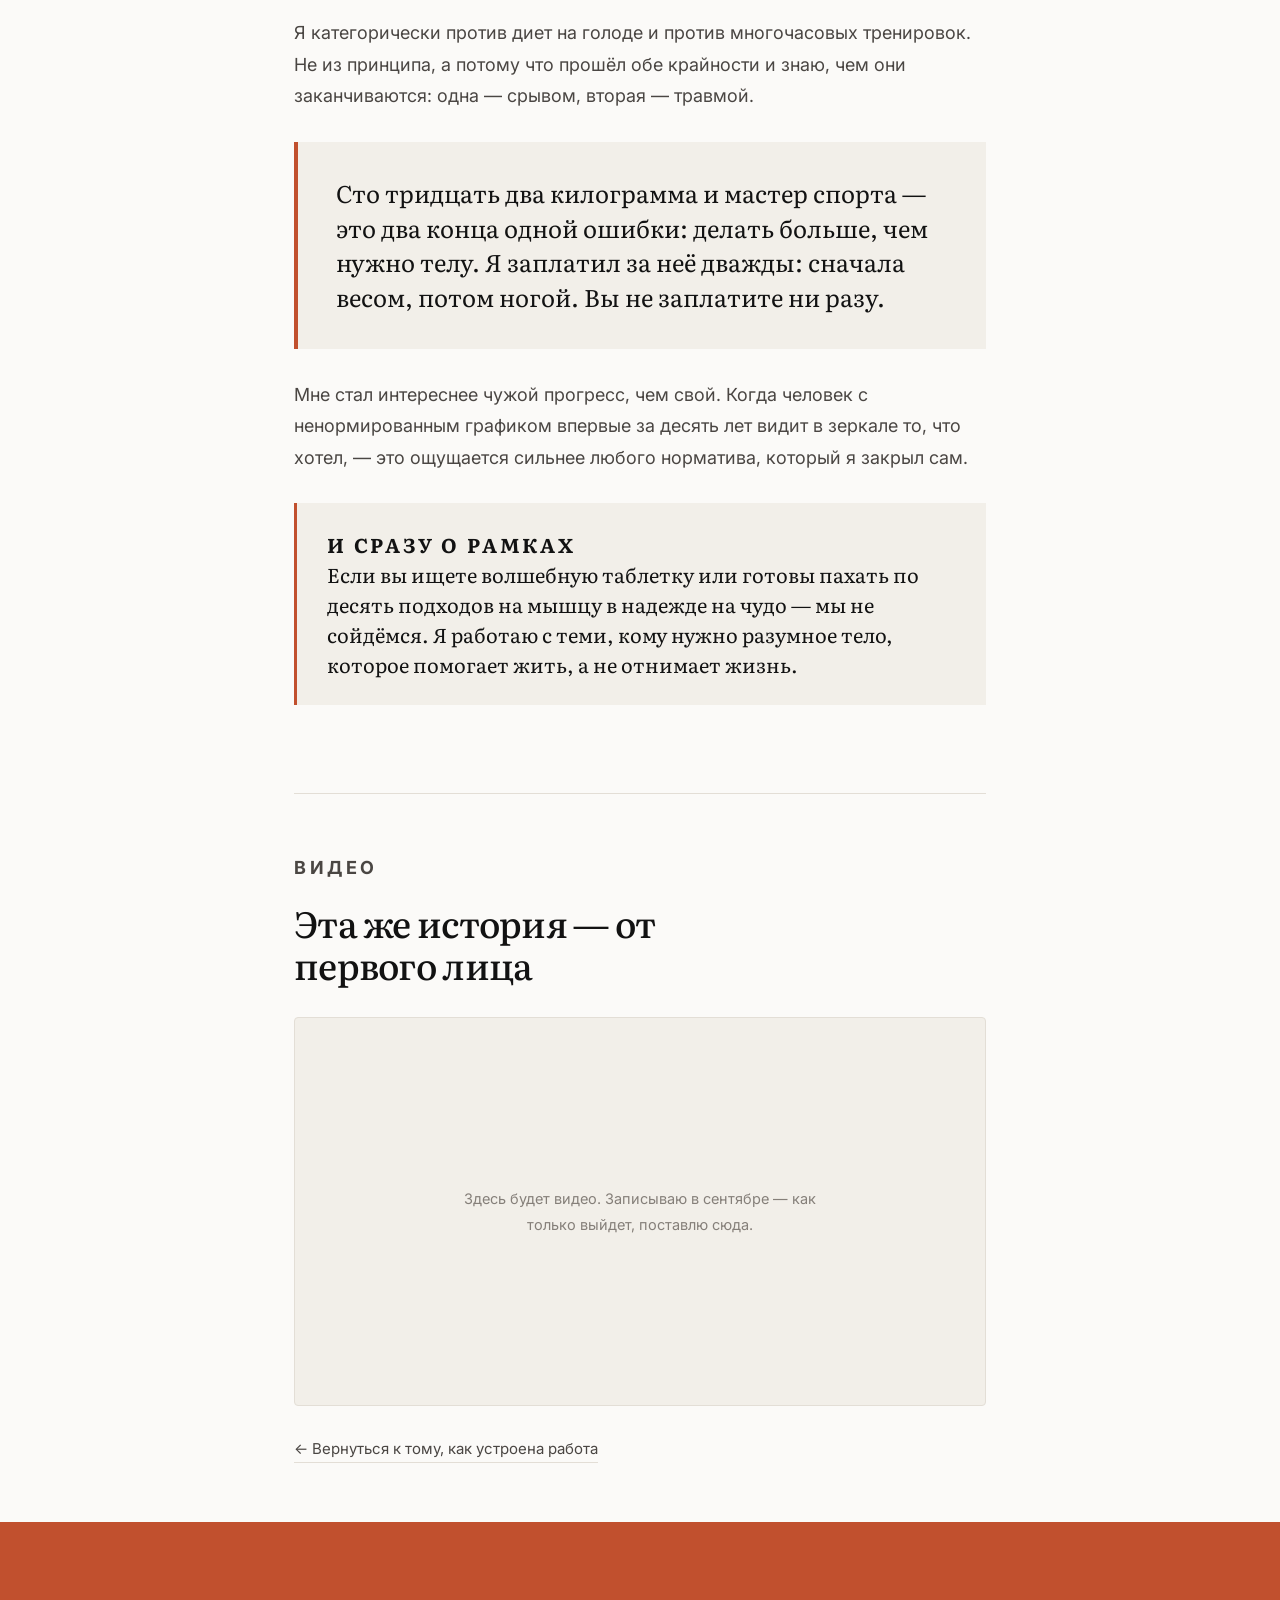
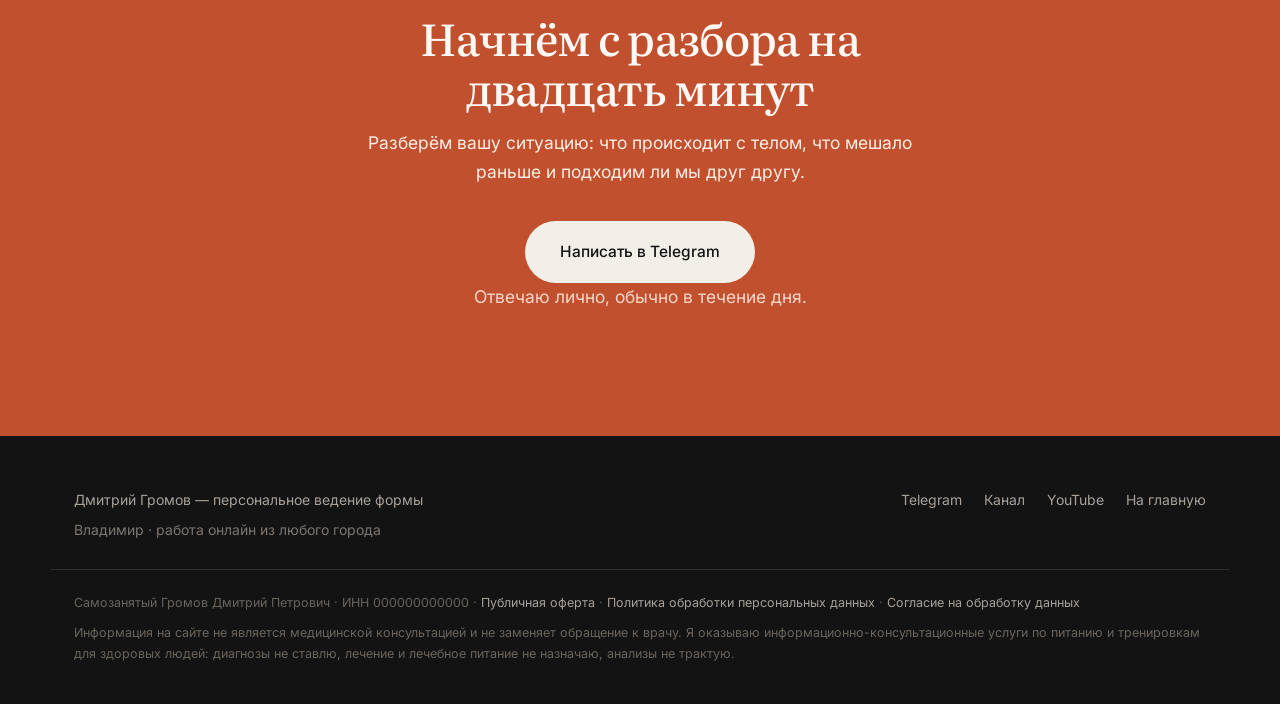
<file: o-mne.html>
<!DOCTYPE html>
<html lang="ru">
<head>
<meta charset="UTF-8">
<meta name="viewport" content="width=device-width, initial-scale=1.0">
<title>Дмитрий Громов — почему я не даю вам пахать</title>
<meta name="description" content="132 килограмма, мастер спорта по становой тяге и утро, когда я не смог встать на ногу. Три точки, из которых выросла система минимума.">
<meta name="theme-color" content="#131313">
<meta property="og:type" content="article">
<meta property="og:title" content="Почему я не даю вам пахать">
<meta property="og:description" content="Три поворота за двадцать лет — и то, чему каждый из них научил меня в работе с людьми.">
<meta property="og:image" content="gromov-sport.png">
<meta property="og:locale" content="ru_RU">
<link rel="icon" href="data:image/svg+xml,<svg xmlns='http://www.w3.org/2000/svg' viewBox='0 0 100 100'><rect width='100' height='100' rx='20' fill='%23C1502E'/><text x='50' y='69' font-size='54' text-anchor='middle' fill='%23FBFAF8' font-family='Georgia, serif' font-weight='700'>Г</text></svg>">
<link rel="preconnect" href="https://fonts.googleapis.com">
<link rel="preconnect" href="https://fonts.gstatic.com" crossorigin>
<link href="https://fonts.googleapis.com/css2?family=Literata:opsz,wght@7..72,400;7..72,500;7..72,600&family=Inter:wght@300;400;500;600;700&display=swap" rel="stylesheet">
<link rel="stylesheet" href="style.css">
<!-- ТЁМНЫЙ ВАРИАНТ «А»: раскомментируйте строку ниже
<link rel="stylesheet" href="theme-dark.css"> -->
</head>
<body>

<a class="skip" href="#main">Перейти к содержанию</a>

<header class="nav" id="nav">
  <div class="nav-inner">
    <a class="nav-logo" href="index.html">Дмитрий <span>Громов</span></a>
    <nav class="nav-links">
      <a href="index.html#dlya-kogo">Для кого</a>
      <a href="index.html#metod">Метод</a>
      <a href="index.html#rezultaty">Результаты</a>
      <a href="index.html#format">Форматы</a>
      <a class="nav-cta" data-cta="tg" href="https://t.me/gromovfitpro">Записаться на разбор</a>
    </nav>
  </div>
</header>

<main id="main">

<section class="story-hero">
  <div class="story">
    <p class="eyebrow">Дмитрий Громов · личная история</p>
    <h1>Почему я не даю вам пахать</h1>
    <p>Двадцать лет в зале, мастер спорта, сто тридцать два килограмма и утро, когда я не смог встать на правую ногу. Я рассказываю это не ради сочувствия. Я собрал все ошибки, которые в этой теме можно собрать, — и моя работа теперь в том, чтобы вы не повторяли ни одной.</p>
  </div>
</section>

<div class="story">

  <section class="story-section reveal">
    <p class="story-num">2007 · как я сюда попал</p>
    <h2>Первые годы я искал «ту самую программу»</h2>
    <p>Я пришёл в зал, когда информации было в разы меньше, а журналы писали как под копирку: делай больше — будешь больше. Между тем, что было написано, и тем, что происходило в реальном зале, стоял пробел, который никто не объяснял.</p>
    <p>Я перепробовал сотни упражнений. Изучал культуризм, тяжёлую атлетику, гимнастику — хотел разбираться во всём. И постепенно понял, что гоняюсь по верхам: меняю программу каждые две недели и жду ту, которая наконец сработает.</p>
    <p>Из этого тупика меня вытащил один человек. Мой первый тренер Сергей занимался в ещё не открытом зале, среди тренажёров в упаковке. Он взял меня под опеку и научил не набору упражнений, а тому, как программа вообще собирается и почему.</p>
    <div class="pull">
      <p class="pull-label">Что это значит для вас</p>
      <p>Вам не нужно больше упражнений — нужен принцип. Человек, который уже прошёл этот путь, экономит вам не месяцы, а годы. Именно поэтому я не выдаю программу и не оставляю вас с ней наедине.</p>
    </div>
  </section>

  <section class="story-section reveal">
    <p class="story-num">2019 · цена «дожать любой ценой»</p>
    <h2>Взял мастера спорта — и через год весил сто тридцать два</h2>
    <p>Год я готовился к нормативу по одной простой логике: каждую тренировку поднимать больше, чем в прошлый раз. Всё остальное — здоровье, восстановление, самочувствие — отошло на второй план. К концу подготовки была апатия ещё до входа в зал и мысль «может, ну его».</p>
    <p>Июнь две тысячи девятнадцатого, вторая попытка — двести девяносто килограммов. Норматив взят. Я оттренировался будто на годы вперёд, и фокус сместился на отдых: тренировки без плана, питание по ощущениям, ничего не записываю.</p>
    <p>Дальше — капля за каплей. Сердцебиение, которое слышно окружающим. Одышка на третьем этаже, когда замираешь в дверях. Завязываешь шнурки — и грудь ложится на живот. И весы, показавшие <strong>сто тридцать два килограмма</strong>.</p>
    <p>Вернуть форму заняло меньше года: полгода базовой работы — минус двадцать, ещё пара месяцев точной — минус двенадцать.</p>
    <div class="pull">
      <p class="pull-label">Что это значит для вас</p>
      <p>Результат — не финиш, а то, что нужно чем-то удерживать. Поэтому в моей работе есть отдельный этап закрепления, и поэтому я никогда не отпускаю человека сразу после того, как цифра на весах стала правильной.</p>
    </div>
  </section>

  <section class="story-section reveal">
    <p class="story-num">2024 · утро, которое всё переписало</p>
    <h2>Мастер спорта, который не может дойти до кухни</h2>
    <p>Обычная тренировка на спину, один повтор — и резкая боль. Ну бывает, подумал я, дотренировался и поехал домой.</p>
    <p>Через день <strong>стопа перестала подниматься, а колено — разгибаться</strong>. Нога потеряла больше половины силы. Дальше неврологи, МРТ, диагноз, медикаменты и долгая реабилитация.</p>
    <p>Двадцать лет опыта и мастерское звание не спасли меня ровно ни от чего. Причина была не в нагрузке — в технике, которой я пренебрёг ради веса на штанге.</p>
    <p>Зато появилось время разобраться. Я перебрал гору материала и нашёл то, мимо чего проходил годами: работа со слабыми зонами, непривычные углы, укрепление того, что рядом с проблемой. Собирал возвращение по кирпичу и заново научился ходить.</p>
    <div class="pull">
      <p class="pull-label">Что это значит для вас</p>
      <p>Я разбираю каждое ваше видео из зала не из занудства. Травма не смотрит на регалии: когда отказывает нога, вся дисциплина обнуляется за одно утро. Зал должен делать вас сильнее в жизни, а не готовить вам место в очереди к неврологу.</p>
    </div>
  </section>

  <section class="story-section reveal">
    <p class="story-num">Октябрь 2024 · то, ради чего всё это</p>
    <h2>Десять часов в родовой</h2>
    <p>Пока я лежал с отказавшей ногой и заново учился ходить, моя жена была беременна. Задача стояла одна: восстановиться настолько, чтобы выдержать этот период и быть рядом на родах.</p>
    <p>В голове всё это время пульсировала одна мысль: скоро я стану отцом — и понятия не имею, как буду поднимать ребёнка на руки, если не могу поднять собственную ногу.</p>
    <p>Успел. И эти десять часов выбили из головы остатки мальчишеского фанатизма.</p>
    <div class="pull">
      <p class="pull-label">Что это значит для вас</p>
      <p>Здоровье взрослого человека — уже не только про него. Оно про то, сколько он может дать тем, кто рядом, и как долго. Поэтому я считаю нормальным тратить на форму три часа в неделю, а не пятнадцать: остальное время принадлежит вашей настоящей жизни.</p>
    </div>
  </section>

  <section class="story-section reveal">
    <p class="story-num">Сегодня</p>
    <h2>Я перестал ценить объём работы и начал ценить только то, что он даёт</h2>
    <p>Из этих четырёх точек и выросла система минимума. Не «тренируйся мало» — а делай ровно столько, сколько нужно телу для изменений, и ни одним подходом больше, потому что всё сверх этого забирает восстановление и ваше время.</p>
    <p>Я категорически против диет на голоде и против многочасовых тренировок. Не из принципа, а потому что прошёл обе крайности и знаю, чем они заканчиваются: одна — срывом, вторая — травмой.</p>
    <div class="pull big">
      <p>Сто тридцать два килограмма и мастер спорта — это два конца одной ошибки: делать больше, чем нужно телу. Я заплатил за неё дважды: сначала весом, потом ногой. Вы не заплатите ни разу.</p>
    </div>
    <p>Мне стал интереснее чужой прогресс, чем свой. Когда человек с ненормированным графиком впервые за десять лет видит в зеркале то, что хотел, — это ощущается сильнее любого норматива, который я закрыл сам.</p>
    <div class="pull">
      <p class="pull-label">И сразу о рамках</p>
      <p>Если вы ищете волшебную таблетку или готовы пахать по десять подходов на мышцу в надежде на чудо — мы не сойдёмся. Я работаю с теми, кому нужно разумное тело, которое помогает жить, а не отнимает жизнь.</p>
    </div>
  </section>

  <section class="story-section reveal">
    <p class="story-num">Видео</p>
    <h2>Эта же история — от первого лица</h2>
    <!-- КОГДА СНИМЕШЬ ВИДЕО: замени блок .video-slot на этот код, подставив ID ролика:
         <div class="video-slot" style="padding:0;border:none;background:none">
           <iframe style="width:100%;height:100%;border:0;border-radius:4px"
             src="https://www.youtube.com/embed/ВИДЕО_ID" title="Дмитрий Громов — личная история"
             allow="accelerometer; autoplay; clipboard-write; encrypted-media; picture-in-picture"
             allowfullscreen loading="lazy"></iframe>
         </div>  -->
    <div class="video-slot">
      <p>Здесь будет видео. Записываю в сентябре — как только выйдет, поставлю сюда.</p>
    </div>
    <p style="margin-top:24px"><a class="story-back" href="index.html">← Вернуться к тому, как устроена работа</a></p>
  </section>

</div>

</main>

<section class="final">
  <h2>Начнём с разбора на двадцать минут</h2>
  <p>Разберём вашу ситуацию: что происходит с телом, что мешало раньше и подходим ли мы друг другу.</p>
  <div class="final-actions">
    <a class="btn btn-light" data-cta="tg" href="https://t.me/gromovfitpro">Написать в Telegram</a>
  </div>
  <p class="final-note">Отвечаю лично, обычно в течение дня.</p>
</section>

<footer class="footer">
  <div class="footer-inner">
    <div>
      <p style="color:var(--on-ink-2)">Дмитрий Громов — персональное ведение формы</p>
      <p style="margin-top:6px">Владимир · работа онлайн из любого города</p>
    </div>
    <nav class="footer-links">
      <a data-cta="tg" href="https://t.me/gromovfitpro">Telegram</a>
      <a data-cta="tgchannel" href="https://t.me/gromovfit_pro">Канал</a>
      <a data-cta="youtube" href="https://www.youtube.com/@gromovfitpro">YouTube</a>
      <a href="index.html">На главную</a>
    </nav>
  </div>
  <div class="footer-legal">
    <p>Самозанятый Громов Дмитрий Петрович · ИНН 000000000000 · <a href="oferta.html">Публичная оферта</a> · <a href="privacy.html">Политика обработки персональных данных</a> · <a href="soglasie.html">Согласие на обработку данных</a></p>
    <p style="margin-top:8px">Информация на сайте не является медицинской консультацией и не заменяет обращение к врачу. Я оказываю информационно-консультационные услуги по питанию и тренировкам для здоровых людей: диагнозы не ставлю, лечение и лечебное питание не назначаю, анализы не трактую.</p>
  </div>
</footer>

<script>
const LINKS = { tg:'https://t.me/gromovfitpro', tgchannel:'https://t.me/gromovfit_pro', youtube:'https://www.youtube.com/@gromovfitpro' };
document.querySelectorAll('[data-cta]').forEach(el => { const u = LINKS[el.dataset.cta]; if (u) el.setAttribute('href', u); });
const nav = document.getElementById('nav');
window.addEventListener('scroll', () => nav.classList.toggle('scrolled', window.scrollY > 12), { passive: true });
if ('IntersectionObserver' in window && !window.matchMedia('(prefers-reduced-motion: reduce)').matches) {
  const io = new IntersectionObserver(es => es.forEach(e => { if (e.isIntersecting) { e.target.classList.add('in'); io.unobserve(e.target); } }), { rootMargin: '0px 0px -60px 0px', threshold: 0.05 });
  document.querySelectorAll('.reveal').forEach(el => io.observe(el));
} else { document.querySelectorAll('.reveal').forEach(el => el.classList.add('in')); }
</script>

</body>
</html>
</file>
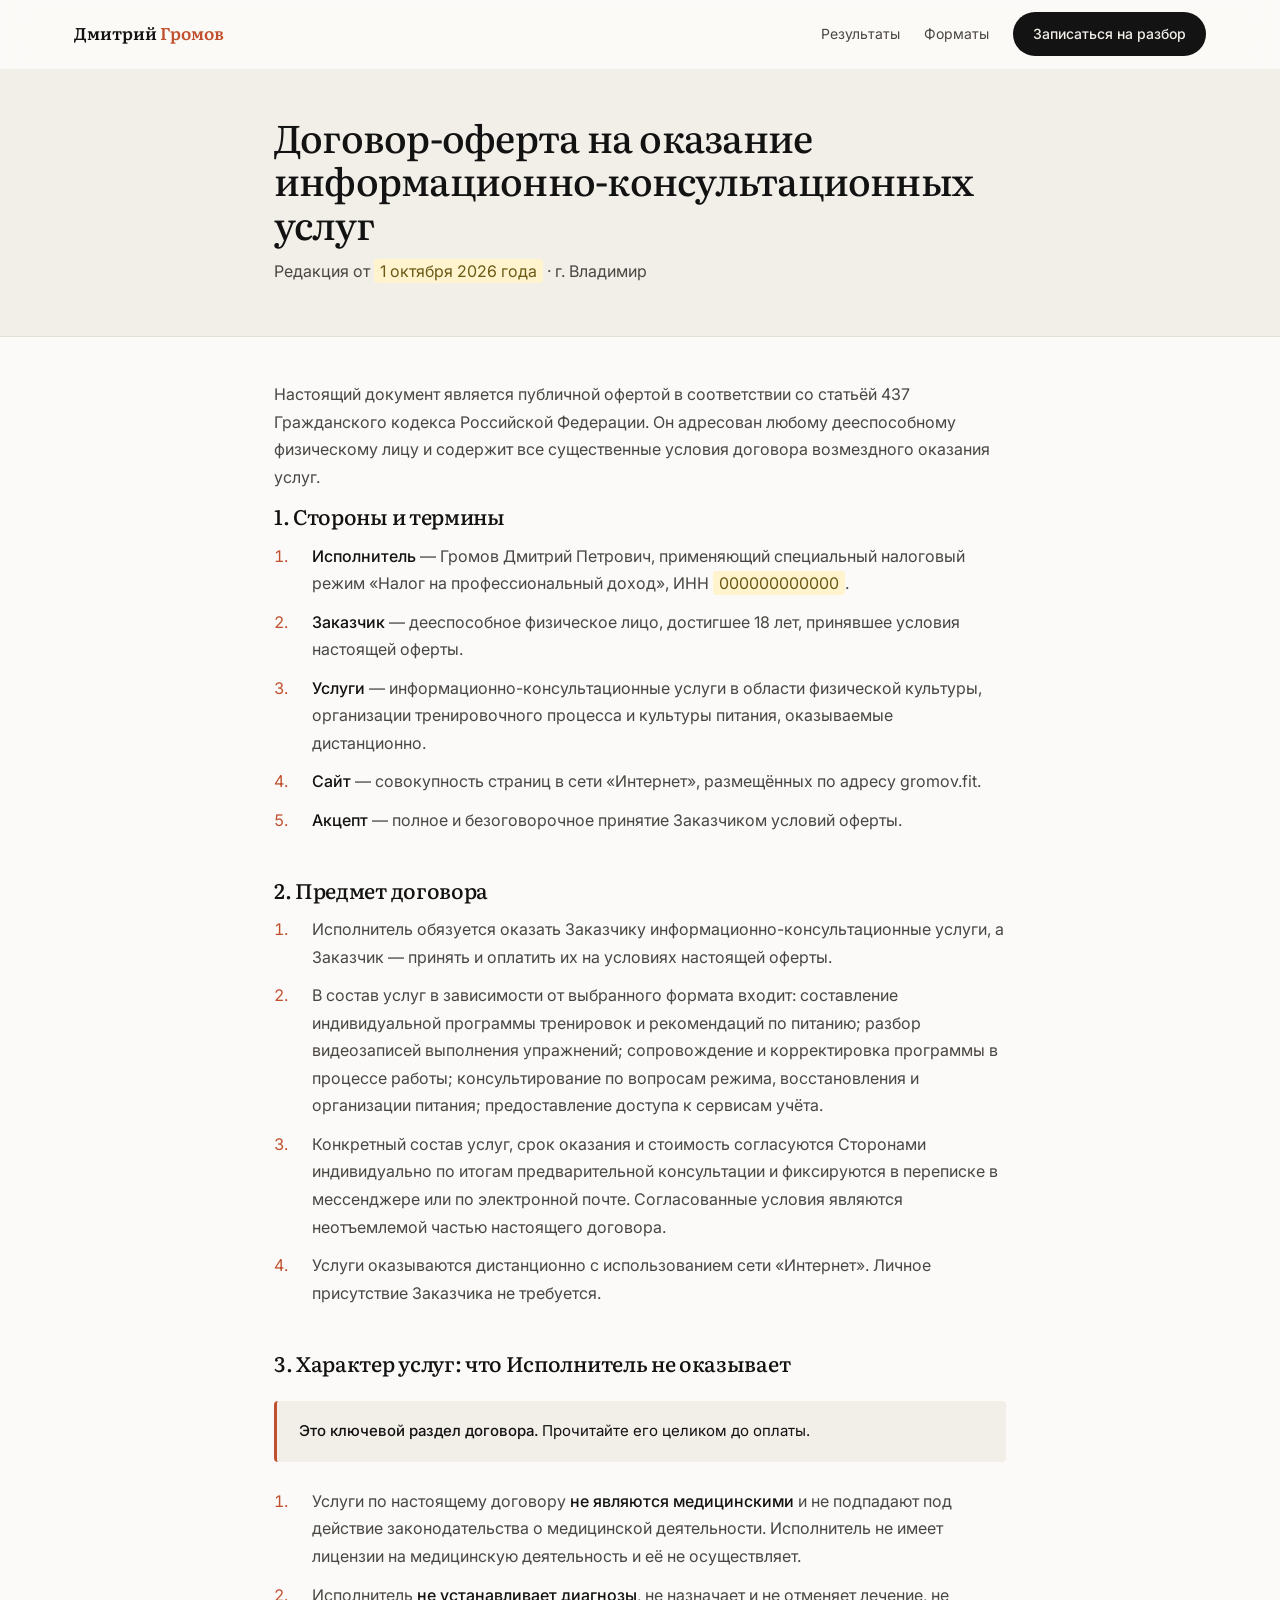
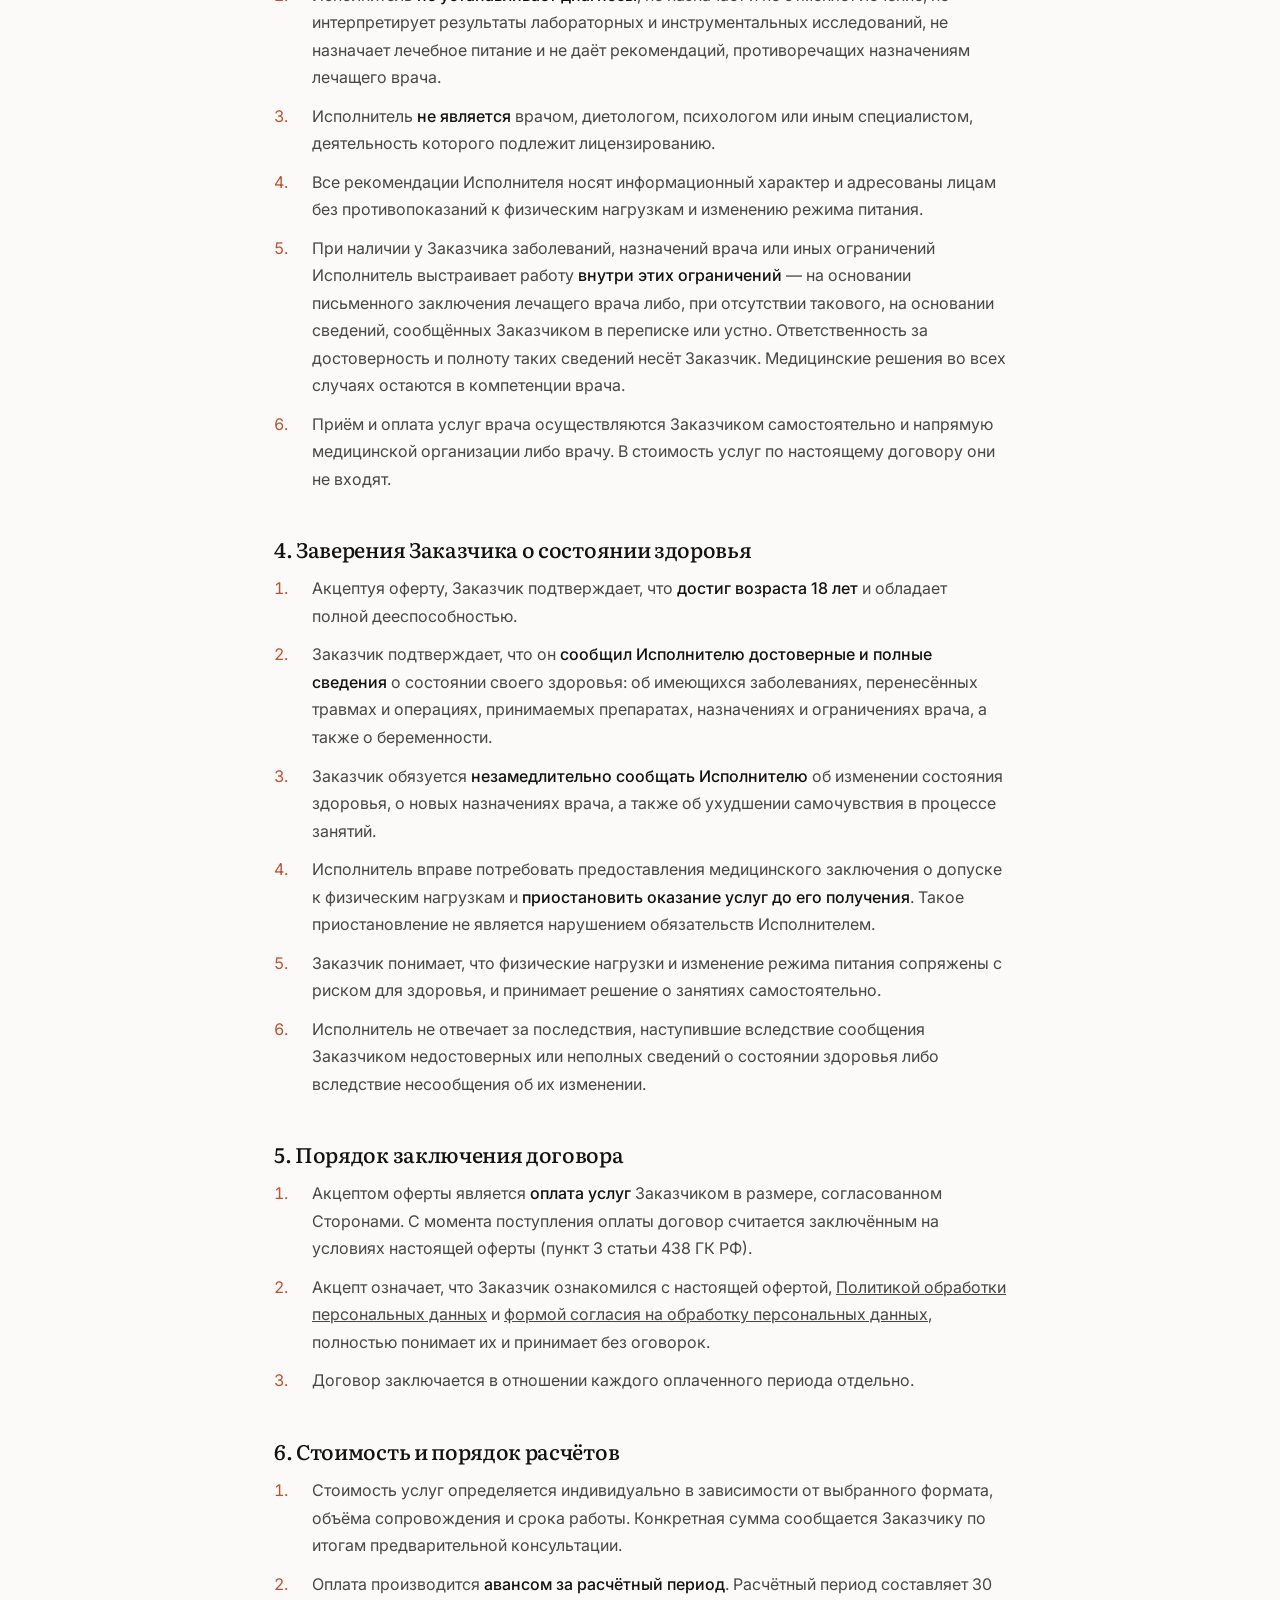
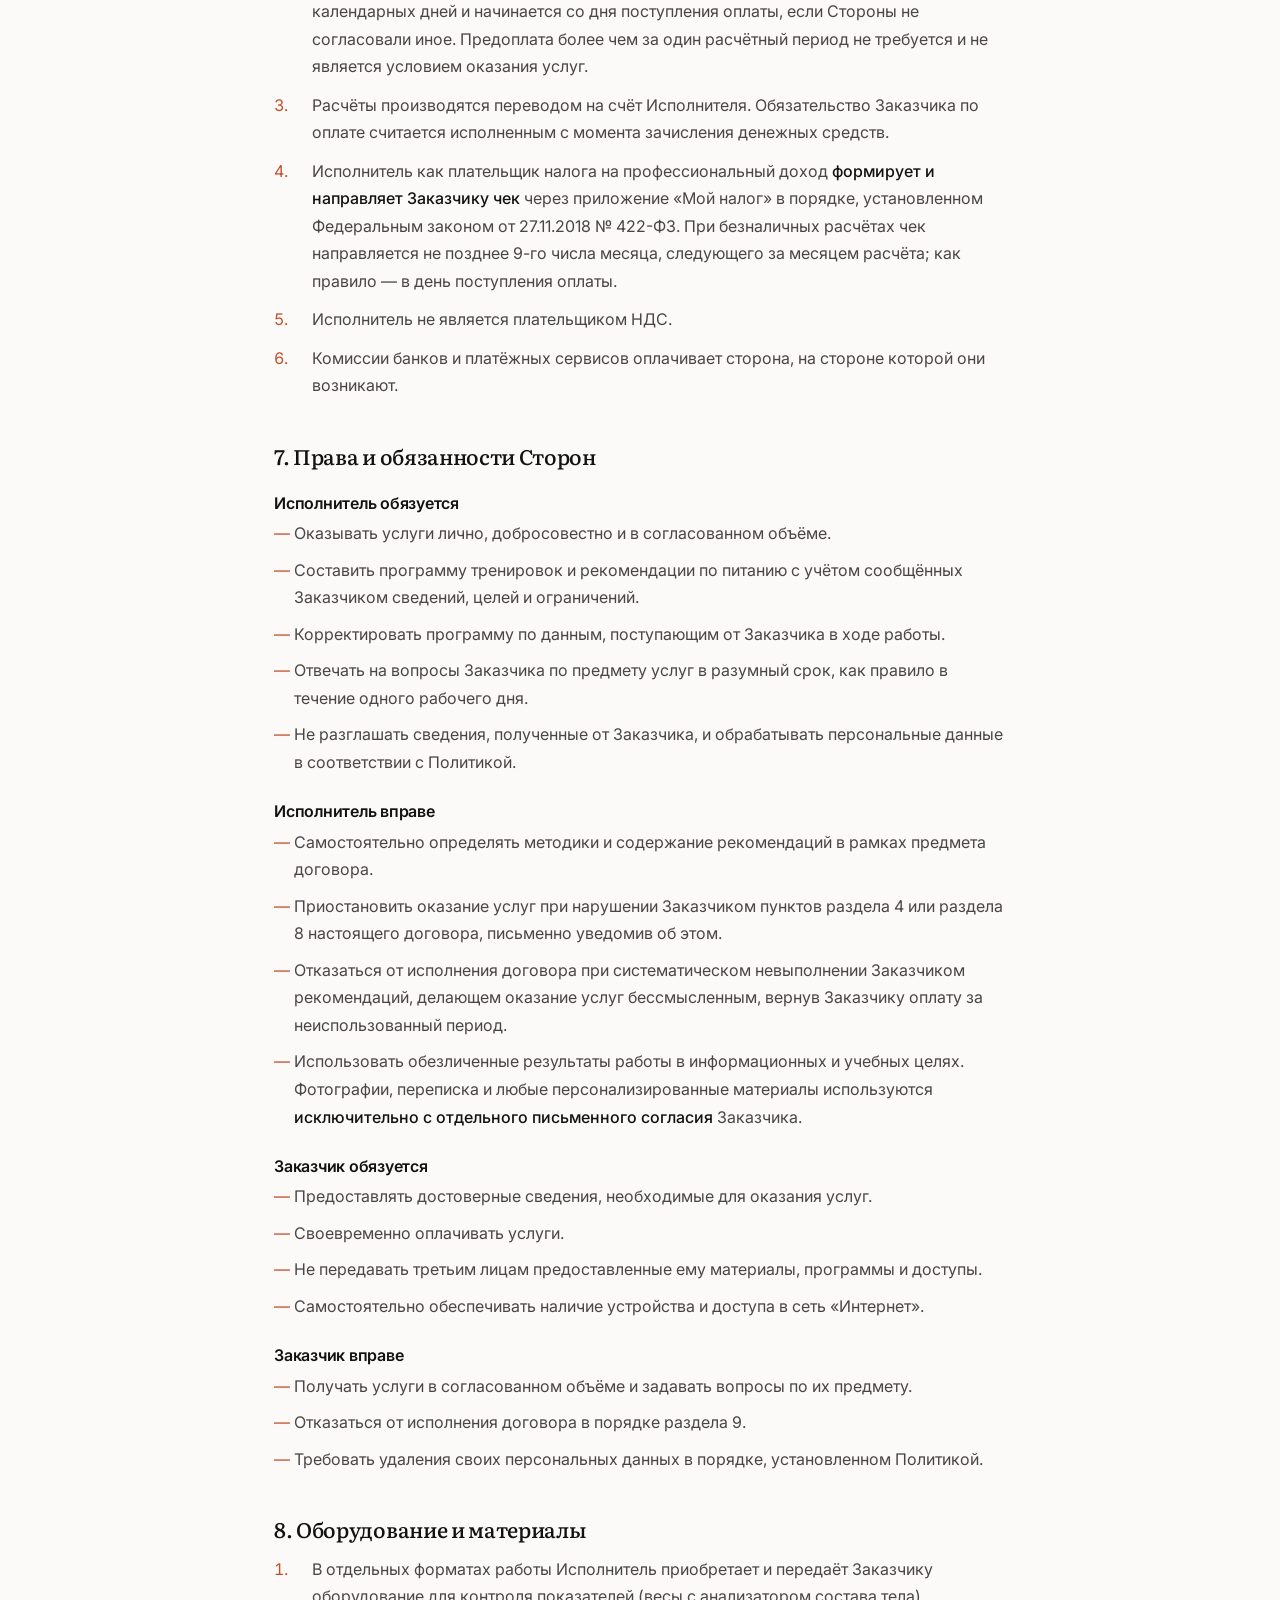
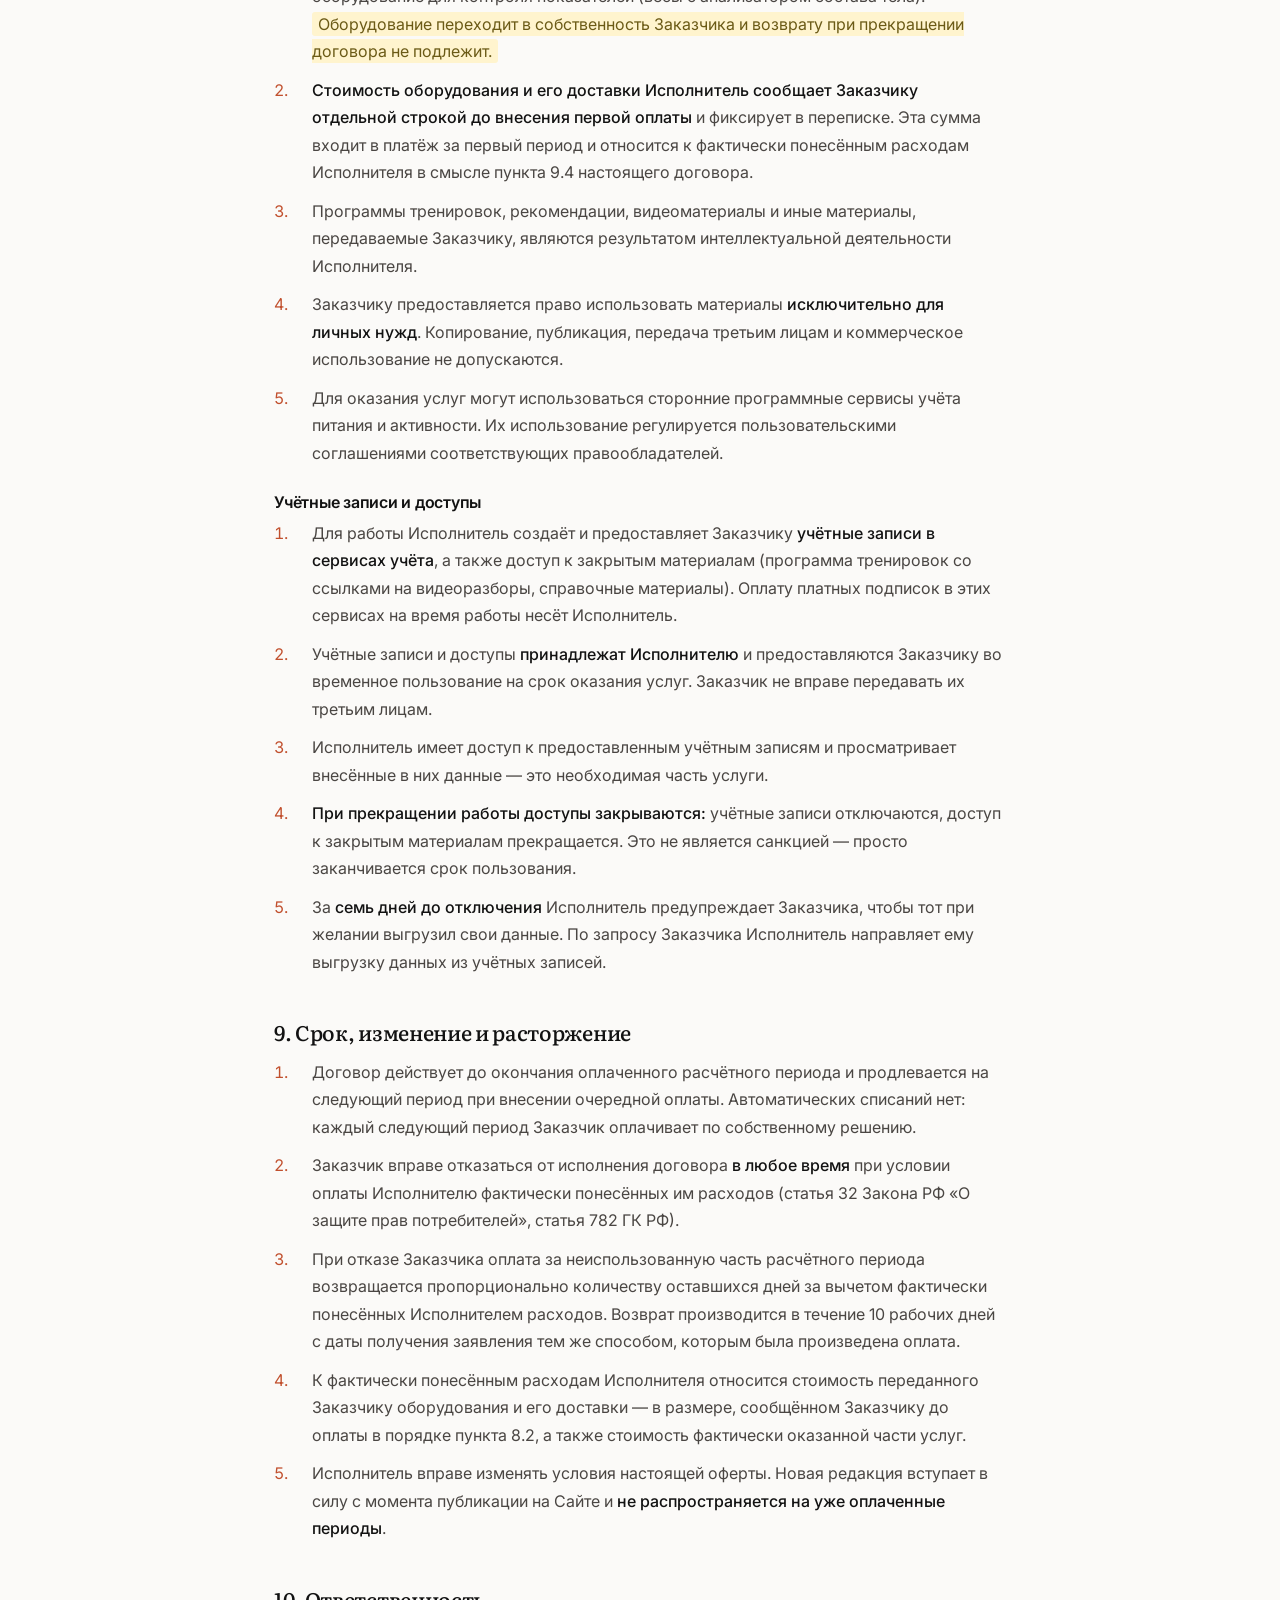
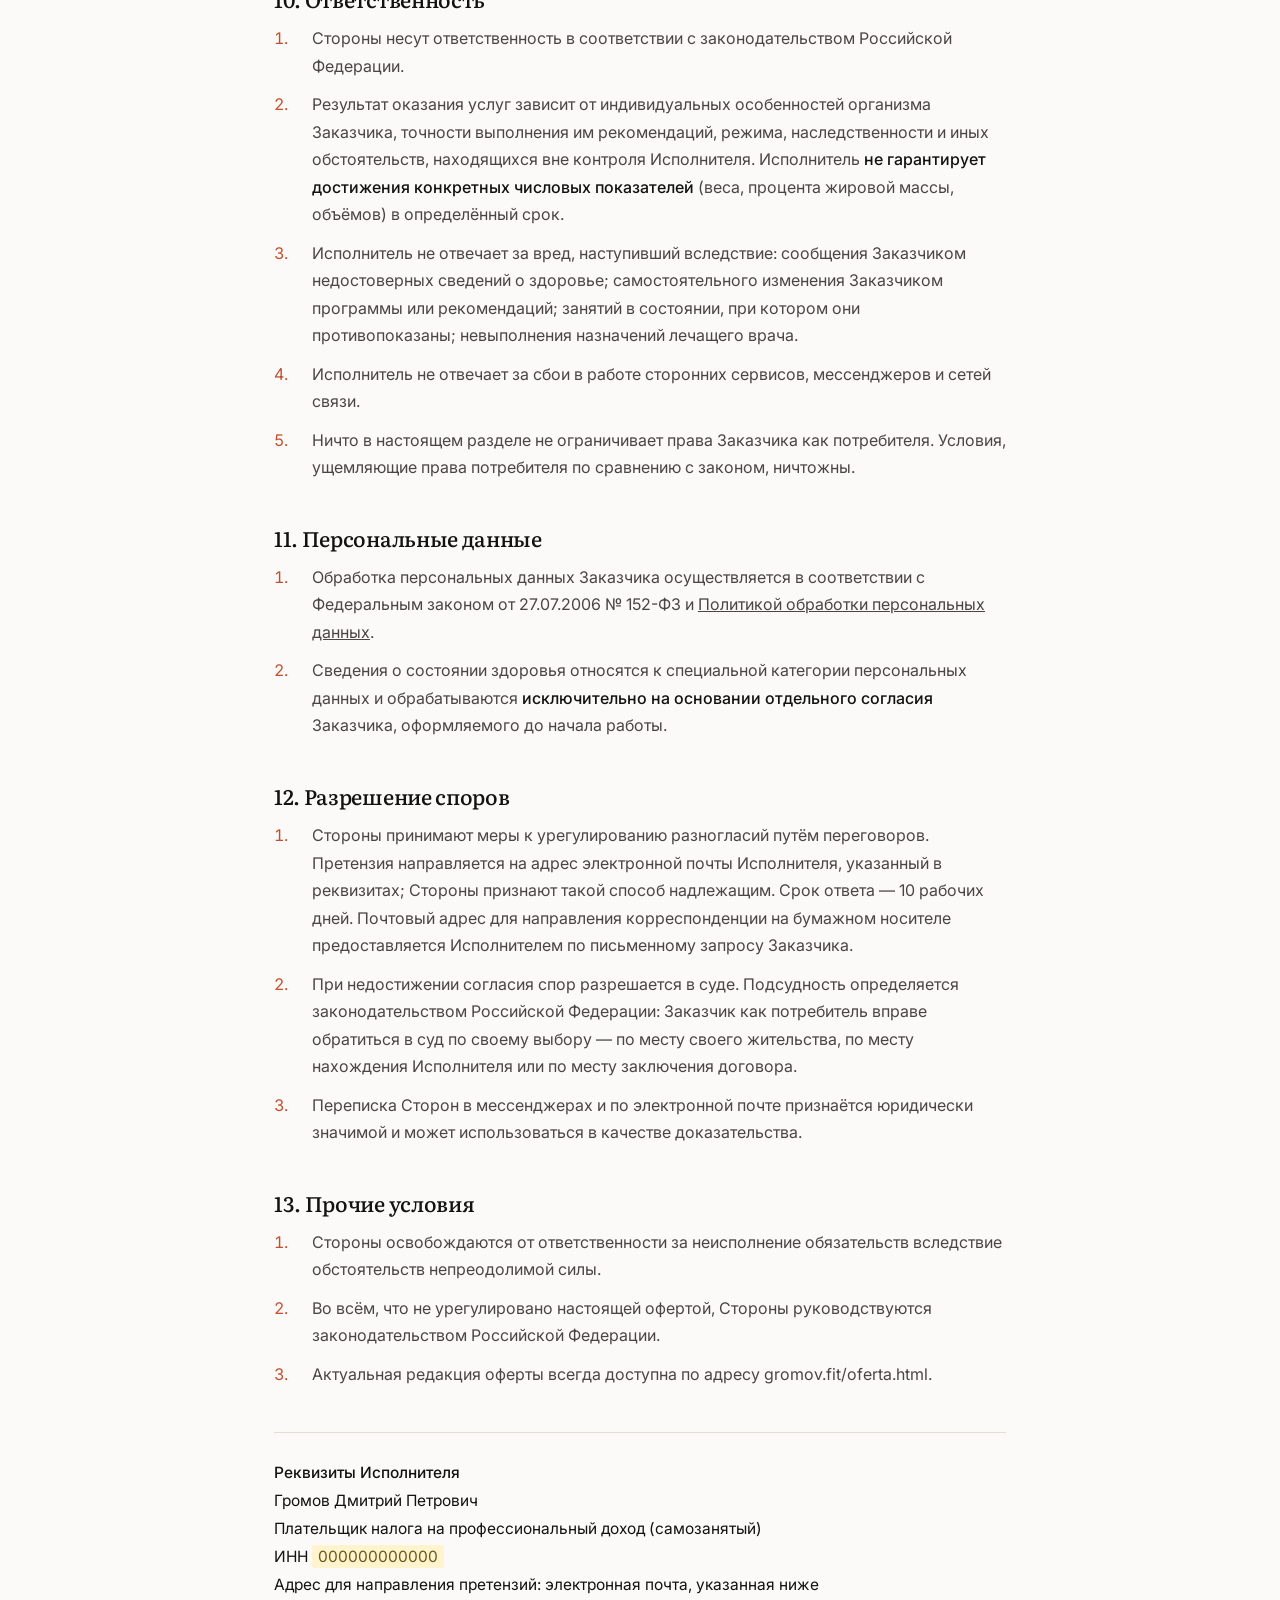
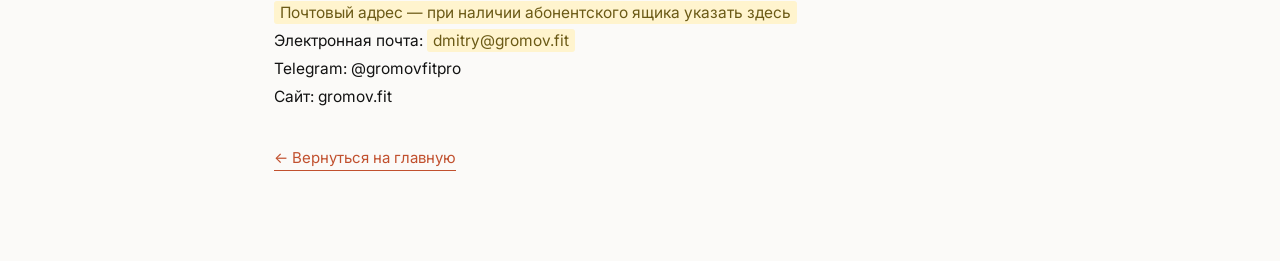
<file: oferta.html>
<!DOCTYPE html>
<html lang="ru">
<head>
<meta charset="UTF-8">
<meta name="viewport" content="width=device-width, initial-scale=1.0">
<title>Публичная оферта — Дмитрий Громов</title>
<meta name="description" content="Договор-оферта на оказание информационно-консультационных услуг в области физической культуры и питания.">
<meta name="theme-color" content="#FBFAF8">
<link rel="icon" href="data:image/svg+xml,<svg xmlns='http://www.w3.org/2000/svg' viewBox='0 0 100 100'><rect width='100' height='100' rx='20' fill='%23C1502E'/><text x='50' y='69' font-size='54' text-anchor='middle' fill='%23FBFAF8' font-family='Georgia, serif' font-weight='700'>Г</text></svg>">
<link rel="preconnect" href="https://fonts.googleapis.com">
<link rel="preconnect" href="https://fonts.gstatic.com" crossorigin>
<link href="https://fonts.googleapis.com/css2?family=Literata:opsz,wght@7..72,400;7..72,500;7..72,600&family=Inter:wght@300;400;500;600;700&display=swap" rel="stylesheet">
<link rel="stylesheet" href="style.css">
</head>
<body>

<header class="nav" id="nav">
  <div class="nav-inner">
    <a class="nav-logo" href="index.html">Дмитрий <span>Громов</span></a>
    <nav class="nav-links">
      <a href="index.html#rezultaty">Результаты</a>
      <a href="index.html#format">Форматы</a>
      <a class="nav-cta" href="https://t.me/gromovfitpro">Записаться на разбор</a>
    </nav>
  </div>
</header>

<div class="doc-head">
  <div class="doc">
    <h1>Договор-оферта на оказание информационно-консультационных услуг</h1>
    <p>Редакция от <span class="doc-fill">1 октября 2026 года</span> · г. Владимир</p>
  </div>
</div>

<main class="doc">

  <p>Настоящий документ является публичной офертой в соответствии со статьёй 437 Гражданского кодекса Российской Федерации. Он адресован любому дееспособному физическому лицу и содержит все существенные условия договора возмездного оказания услуг.</p>

  <h2>1. Стороны и термины</h2>
  <ol>
    <li><strong>Исполнитель</strong> — Громов Дмитрий Петрович, применяющий специальный налоговый режим «Налог на профессиональный доход», ИНН <span class="doc-fill">000000000000</span>.</li>
    <li><strong>Заказчик</strong> — дееспособное физическое лицо, достигшее 18 лет, принявшее условия настоящей оферты.</li>
    <li><strong>Услуги</strong> — информационно-консультационные услуги в области физической культуры, организации тренировочного процесса и культуры питания, оказываемые дистанционно.</li>
    <li><strong>Сайт</strong> — совокупность страниц в сети «Интернет», размещённых по адресу gromov.fit.</li>
    <li><strong>Акцепт</strong> — полное и безоговорочное принятие Заказчиком условий оферты.</li>
  </ol>

  <h2>2. Предмет договора</h2>
  <ol>
    <li>Исполнитель обязуется оказать Заказчику информационно-консультационные услуги, а Заказчик — принять и оплатить их на условиях настоящей оферты.</li>
    <li>В состав услуг в зависимости от выбранного формата входит: составление индивидуальной программы тренировок и рекомендаций по питанию; разбор видеозаписей выполнения упражнений; сопровождение и корректировка программы в процессе работы; консультирование по вопросам режима, восстановления и организации питания; предоставление доступа к сервисам учёта.</li>
    <li>Конкретный состав услуг, срок оказания и стоимость согласуются Сторонами индивидуально по итогам предварительной консультации и фиксируются в переписке в мессенджере или по электронной почте. Согласованные условия являются неотъемлемой частью настоящего договора.</li>
    <li>Услуги оказываются дистанционно с использованием сети «Интернет». Личное присутствие Заказчика не требуется.</li>
  </ol>

  <h2>3. Характер услуг: что Исполнитель не оказывает</h2>
  <div class="doc-note">
    <strong>Это ключевой раздел договора.</strong> Прочитайте его целиком до оплаты.
  </div>
  <ol>
    <li>Услуги по настоящему договору <strong>не являются медицинскими</strong> и не подпадают под действие законодательства о медицинской деятельности. Исполнитель не имеет лицензии на медицинскую деятельность и её не осуществляет.</li>
    <li>Исполнитель <strong>не устанавливает диагнозы</strong>, не назначает и не отменяет лечение, не интерпретирует результаты лабораторных и инструментальных исследований, не назначает лечебное питание и не даёт рекомендаций, противоречащих назначениям лечащего врача.</li>
    <li>Исполнитель <strong>не является</strong> врачом, диетологом, психологом или иным специалистом, деятельность которого подлежит лицензированию.</li>
    <li>Все рекомендации Исполнителя носят информационный характер и адресованы лицам без противопоказаний к физическим нагрузкам и изменению режима питания.</li>
    <li>При наличии у Заказчика заболеваний, назначений врача или иных ограничений Исполнитель выстраивает работу <strong>внутри этих ограничений</strong> — на основании письменного заключения лечащего врача либо, при отсутствии такового, на основании сведений, сообщённых Заказчиком в переписке или устно. Ответственность за достоверность и полноту таких сведений несёт Заказчик. Медицинские решения во всех случаях остаются в компетенции врача.</li>
    <li>Приём и оплата услуг врача осуществляются Заказчиком самостоятельно и напрямую медицинской организации либо врачу. В стоимость услуг по настоящему договору они не входят.</li>
  </ol>

  <h2>4. Заверения Заказчика о состоянии здоровья</h2>
  <ol>
    <li>Акцептуя оферту, Заказчик подтверждает, что <strong>достиг возраста 18 лет</strong> и обладает полной дееспособностью.</li>
    <li>Заказчик подтверждает, что он <strong>сообщил Исполнителю достоверные и полные сведения</strong> о состоянии своего здоровья: об имеющихся заболеваниях, перенесённых травмах и операциях, принимаемых препаратах, назначениях и ограничениях врача, а также о беременности.</li>
    <li>Заказчик обязуется <strong>незамедлительно сообщать Исполнителю</strong> об изменении состояния здоровья, о новых назначениях врача, а также об ухудшении самочувствия в процессе занятий.</li>
    <li>Исполнитель вправе потребовать предоставления медицинского заключения о допуске к физическим нагрузкам и <strong>приостановить оказание услуг до его получения</strong>. Такое приостановление не является нарушением обязательств Исполнителем.</li>
    <li>Заказчик понимает, что физические нагрузки и изменение режима питания сопряжены с риском для здоровья, и принимает решение о занятиях самостоятельно.</li>
    <li>Исполнитель не отвечает за последствия, наступившие вследствие сообщения Заказчиком недостоверных или неполных сведений о состоянии здоровья либо вследствие несообщения об их изменении.</li>
  </ol>

  <h2>5. Порядок заключения договора</h2>
  <ol>
    <li>Акцептом оферты является <strong>оплата услуг</strong> Заказчиком в размере, согласованном Сторонами. С момента поступления оплаты договор считается заключённым на условиях настоящей оферты (пункт 3 статьи 438 ГК РФ).</li>
    <li>Акцепт означает, что Заказчик ознакомился с настоящей офертой, <a href="privacy.html">Политикой обработки персональных данных</a> и <a href="soglasie.html">формой согласия на обработку персональных данных</a>, полностью понимает их и принимает без оговорок.</li>
    <li>Договор заключается в отношении каждого оплаченного периода отдельно.</li>
  </ol>

  <h2>6. Стоимость и порядок расчётов</h2>
  <ol>
    <li>Стоимость услуг определяется индивидуально в зависимости от выбранного формата, объёма сопровождения и срока работы. Конкретная сумма сообщается Заказчику по итогам предварительной консультации.</li>
    <li>Оплата производится <strong>авансом за расчётный период</strong>. Расчётный период составляет 30 календарных дней и начинается со дня поступления оплаты, если Стороны не согласовали иное. Предоплата более чем за один расчётный период не требуется и не является условием оказания услуг.</li>
    <li>Расчёты производятся переводом на счёт Исполнителя. Обязательство Заказчика по оплате считается исполненным с момента зачисления денежных средств.</li>
    <li>Исполнитель как плательщик налога на профессиональный доход <strong>формирует и направляет Заказчику чек</strong> через приложение «Мой налог» в порядке, установленном Федеральным законом от 27.11.2018 № 422-ФЗ. При безналичных расчётах чек направляется не позднее 9-го числа месяца, следующего за месяцем расчёта; как правило — в день поступления оплаты.</li>
    <li>Исполнитель не является плательщиком НДС.</li>
    <li>Комиссии банков и платёжных сервисов оплачивает сторона, на стороне которой они возникают.</li>
  </ol>

  <h2>7. Права и обязанности Сторон</h2>

  <h3>Исполнитель обязуется</h3>
  <ul>
    <li>Оказывать услуги лично, добросовестно и в согласованном объёме.</li>
    <li>Составить программу тренировок и рекомендации по питанию с учётом сообщённых Заказчиком сведений, целей и ограничений.</li>
    <li>Корректировать программу по данным, поступающим от Заказчика в ходе работы.</li>
    <li>Отвечать на вопросы Заказчика по предмету услуг в разумный срок, как правило в течение одного рабочего дня.</li>
    <li>Не разглашать сведения, полученные от Заказчика, и обрабатывать персональные данные в соответствии с Политикой.</li>
  </ul>

  <h3>Исполнитель вправе</h3>
  <ul>
    <li>Самостоятельно определять методики и содержание рекомендаций в рамках предмета договора.</li>
    <li>Приостановить оказание услуг при нарушении Заказчиком пунктов раздела 4 или раздела 8 настоящего договора, письменно уведомив об этом.</li>
    <li>Отказаться от исполнения договора при систематическом невыполнении Заказчиком рекомендаций, делающем оказание услуг бессмысленным, вернув Заказчику оплату за неиспользованный период.</li>
    <li>Использовать обезличенные результаты работы в информационных и учебных целях. Фотографии, переписка и любые персонализированные материалы используются <strong>исключительно с отдельного письменного согласия</strong> Заказчика.</li>
  </ul>

  <h3>Заказчик обязуется</h3>
  <ul>
    <li>Предоставлять достоверные сведения, необходимые для оказания услуг.</li>
    <li>Своевременно оплачивать услуги.</li>
    <li>Не передавать третьим лицам предоставленные ему материалы, программы и доступы.</li>
    <li>Самостоятельно обеспечивать наличие устройства и доступа в сеть «Интернет».</li>
  </ul>

  <h3>Заказчик вправе</h3>
  <ul>
    <li>Получать услуги в согласованном объёме и задавать вопросы по их предмету.</li>
    <li>Отказаться от исполнения договора в порядке раздела 9.</li>
    <li>Требовать удаления своих персональных данных в порядке, установленном Политикой.</li>
  </ul>

  <h2>8. Оборудование и материалы</h2>
  <ol>
    <li>В отдельных форматах работы Исполнитель приобретает и передаёт Заказчику оборудование для контроля показателей (весы с анализатором состава тела). <span class="doc-fill">Оборудование переходит в собственность Заказчика и возврату при прекращении договора не подлежит.</span></li>
    <li><strong>Стоимость оборудования и его доставки Исполнитель сообщает Заказчику отдельной строкой до внесения первой оплаты</strong> и фиксирует в переписке. Эта сумма входит в платёж за первый период и относится к фактически понесённым расходам Исполнителя в смысле пункта 9.4 настоящего договора.</li>
    <li>Программы тренировок, рекомендации, видеоматериалы и иные материалы, передаваемые Заказчику, являются результатом интеллектуальной деятельности Исполнителя.</li>
    <li>Заказчику предоставляется право использовать материалы <strong>исключительно для личных нужд</strong>. Копирование, публикация, передача третьим лицам и коммерческое использование не допускаются.</li>
    <li>Для оказания услуг могут использоваться сторонние программные сервисы учёта питания и активности. Их использование регулируется пользовательскими соглашениями соответствующих правообладателей.</li>
  </ol>

  <h3>Учётные записи и доступы</h3>
  <ol>
    <li>Для работы Исполнитель создаёт и предоставляет Заказчику <strong>учётные записи в сервисах учёта</strong>, а также доступ к закрытым материалам (программа тренировок со ссылками на видеоразборы, справочные материалы). Оплату платных подписок в этих сервисах на время работы несёт Исполнитель.</li>
    <li>Учётные записи и доступы <strong>принадлежат Исполнителю</strong> и предоставляются Заказчику во временное пользование на срок оказания услуг. Заказчик не вправе передавать их третьим лицам.</li>
    <li>Исполнитель имеет доступ к предоставленным учётным записям и просматривает внесённые в них данные — это необходимая часть услуги.</li>
    <li><strong>При прекращении работы доступы закрываются:</strong> учётные записи отключаются, доступ к закрытым материалам прекращается. Это не является санкцией — просто заканчивается срок пользования.</li>
    <li>За <strong>семь дней до отключения</strong> Исполнитель предупреждает Заказчика, чтобы тот при желании выгрузил свои данные. По запросу Заказчика Исполнитель направляет ему выгрузку данных из учётных записей.</li>
  </ol>

  <h2>9. Срок, изменение и расторжение</h2>
  <ol>
    <li>Договор действует до окончания оплаченного расчётного периода и продлевается на следующий период при внесении очередной оплаты. Автоматических списаний нет: каждый следующий период Заказчик оплачивает по собственному решению.</li>
    <li>Заказчик вправе отказаться от исполнения договора <strong>в любое время</strong> при условии оплаты Исполнителю фактически понесённых им расходов (статья 32 Закона РФ «О защите прав потребителей», статья 782 ГК РФ).</li>
    <li>При отказе Заказчика оплата за неиспользованную часть расчётного периода возвращается пропорционально количеству оставшихся дней за вычетом фактически понесённых Исполнителем расходов. Возврат производится в течение 10 рабочих дней с даты получения заявления тем же способом, которым была произведена оплата.</li>
    <li>К фактически понесённым расходам Исполнителя относится стоимость переданного Заказчику оборудования и его доставки — в размере, сообщённом Заказчику до оплаты в порядке пункта 8.2, а также стоимость фактически оказанной части услуг.</li>
    <li>Исполнитель вправе изменять условия настоящей оферты. Новая редакция вступает в силу с момента публикации на Сайте и <strong>не распространяется на уже оплаченные периоды</strong>.</li>
  </ol>

  <h2>10. Ответственность</h2>
  <ol>
    <li>Стороны несут ответственность в соответствии с законодательством Российской Федерации.</li>
    <li>Результат оказания услуг зависит от индивидуальных особенностей организма Заказчика, точности выполнения им рекомендаций, режима, наследственности и иных обстоятельств, находящихся вне контроля Исполнителя. Исполнитель <strong>не гарантирует достижения конкретных числовых показателей</strong> (веса, процента жировой массы, объёмов) в определённый срок.</li>
    <li>Исполнитель не отвечает за вред, наступивший вследствие: сообщения Заказчиком недостоверных сведений о здоровье; самостоятельного изменения Заказчиком программы или рекомендаций; занятий в состоянии, при котором они противопоказаны; невыполнения назначений лечащего врача.</li>
    <li>Исполнитель не отвечает за сбои в работе сторонних сервисов, мессенджеров и сетей связи.</li>
    <li>Ничто в настоящем разделе не ограничивает права Заказчика как потребителя. Условия, ущемляющие права потребителя по сравнению с законом, ничтожны.</li>
  </ol>

  <h2>11. Персональные данные</h2>
  <ol>
    <li>Обработка персональных данных Заказчика осуществляется в соответствии с Федеральным законом от 27.07.2006 № 152-ФЗ и <a href="privacy.html">Политикой обработки персональных данных</a>.</li>
    <li>Сведения о состоянии здоровья относятся к специальной категории персональных данных и обрабатываются <strong>исключительно на основании отдельного согласия</strong> Заказчика, оформляемого до начала работы.</li>
  </ol>

  <h2>12. Разрешение споров</h2>
  <ol>
    <li>Стороны принимают меры к урегулированию разногласий путём переговоров. Претензия направляется на адрес электронной почты Исполнителя, указанный в реквизитах; Стороны признают такой способ надлежащим. Срок ответа — 10 рабочих дней. Почтовый адрес для направления корреспонденции на бумажном носителе предоставляется Исполнителем по письменному запросу Заказчика.</li>
    <li>При недостижении согласия спор разрешается в суде. Подсудность определяется законодательством Российской Федерации: Заказчик как потребитель вправе обратиться в суд по своему выбору — по месту своего жительства, по месту нахождения Исполнителя или по месту заключения договора.</li>
    <li>Переписка Сторон в мессенджерах и по электронной почте признаётся юридически значимой и может использоваться в качестве доказательства.</li>
  </ol>

  <h2>13. Прочие условия</h2>
  <ol>
    <li>Стороны освобождаются от ответственности за неисполнение обязательств вследствие обстоятельств непреодолимой силы.</li>
    <li>Во всём, что не урегулировано настоящей офертой, Стороны руководствуются законодательством Российской Федерации.</li>
    <li>Актуальная редакция оферты всегда доступна по адресу gromov.fit/oferta.html.</li>
  </ol>

  <div class="doc-req">
    <strong>Реквизиты Исполнителя</strong><br>
    Громов Дмитрий Петрович<br>
    Плательщик налога на профессиональный доход (самозанятый)<br>
    ИНН <span class="doc-fill">000000000000</span><br>
    Адрес для направления претензий: электронная почта, указанная ниже<br>
    <span class="doc-fill">Почтовый адрес — при наличии абонентского ящика указать здесь</span><br>
    Электронная почта: <span class="doc-fill">dmitry@gromov.fit</span><br>
    Telegram: @gromovfitpro<br>
    Сайт: gromov.fit
  </div>

  <a class="doc-back" href="index.html">← Вернуться на главную</a>

</main>

</body>
</html>
</file>
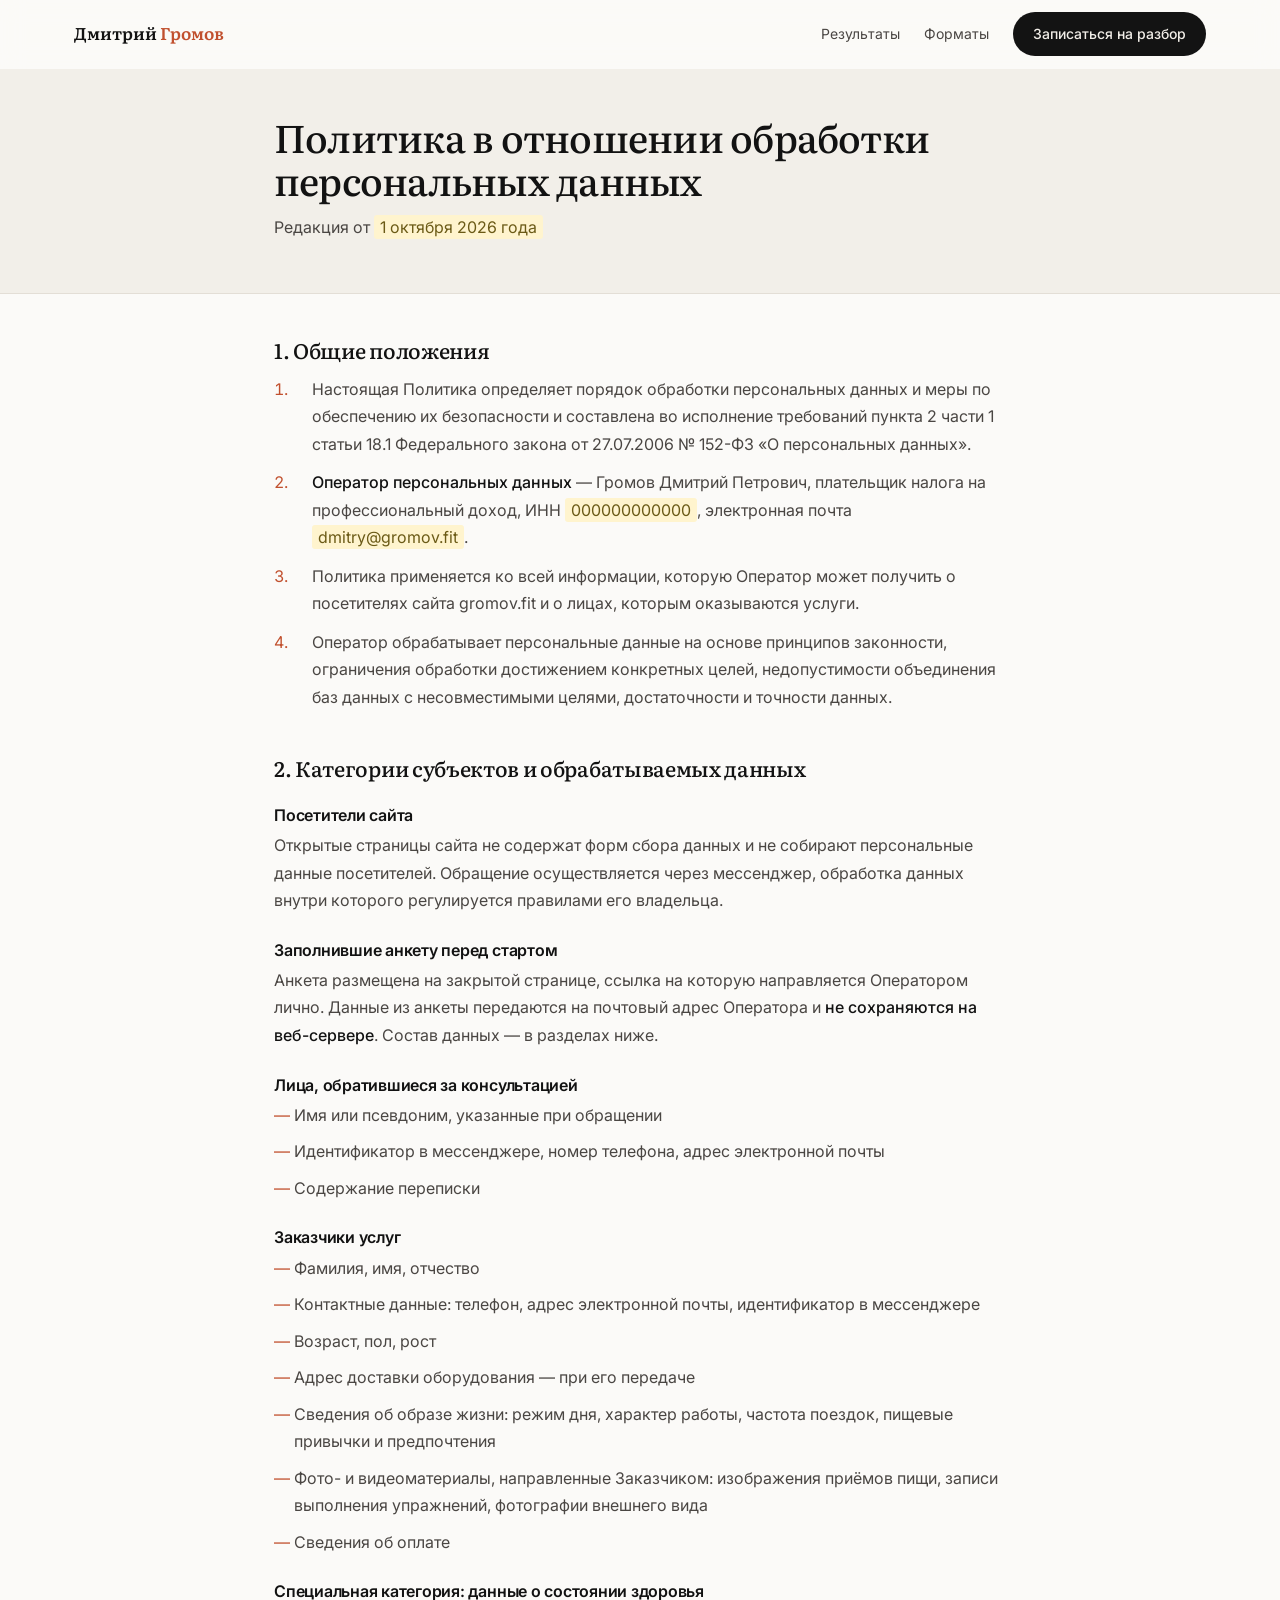
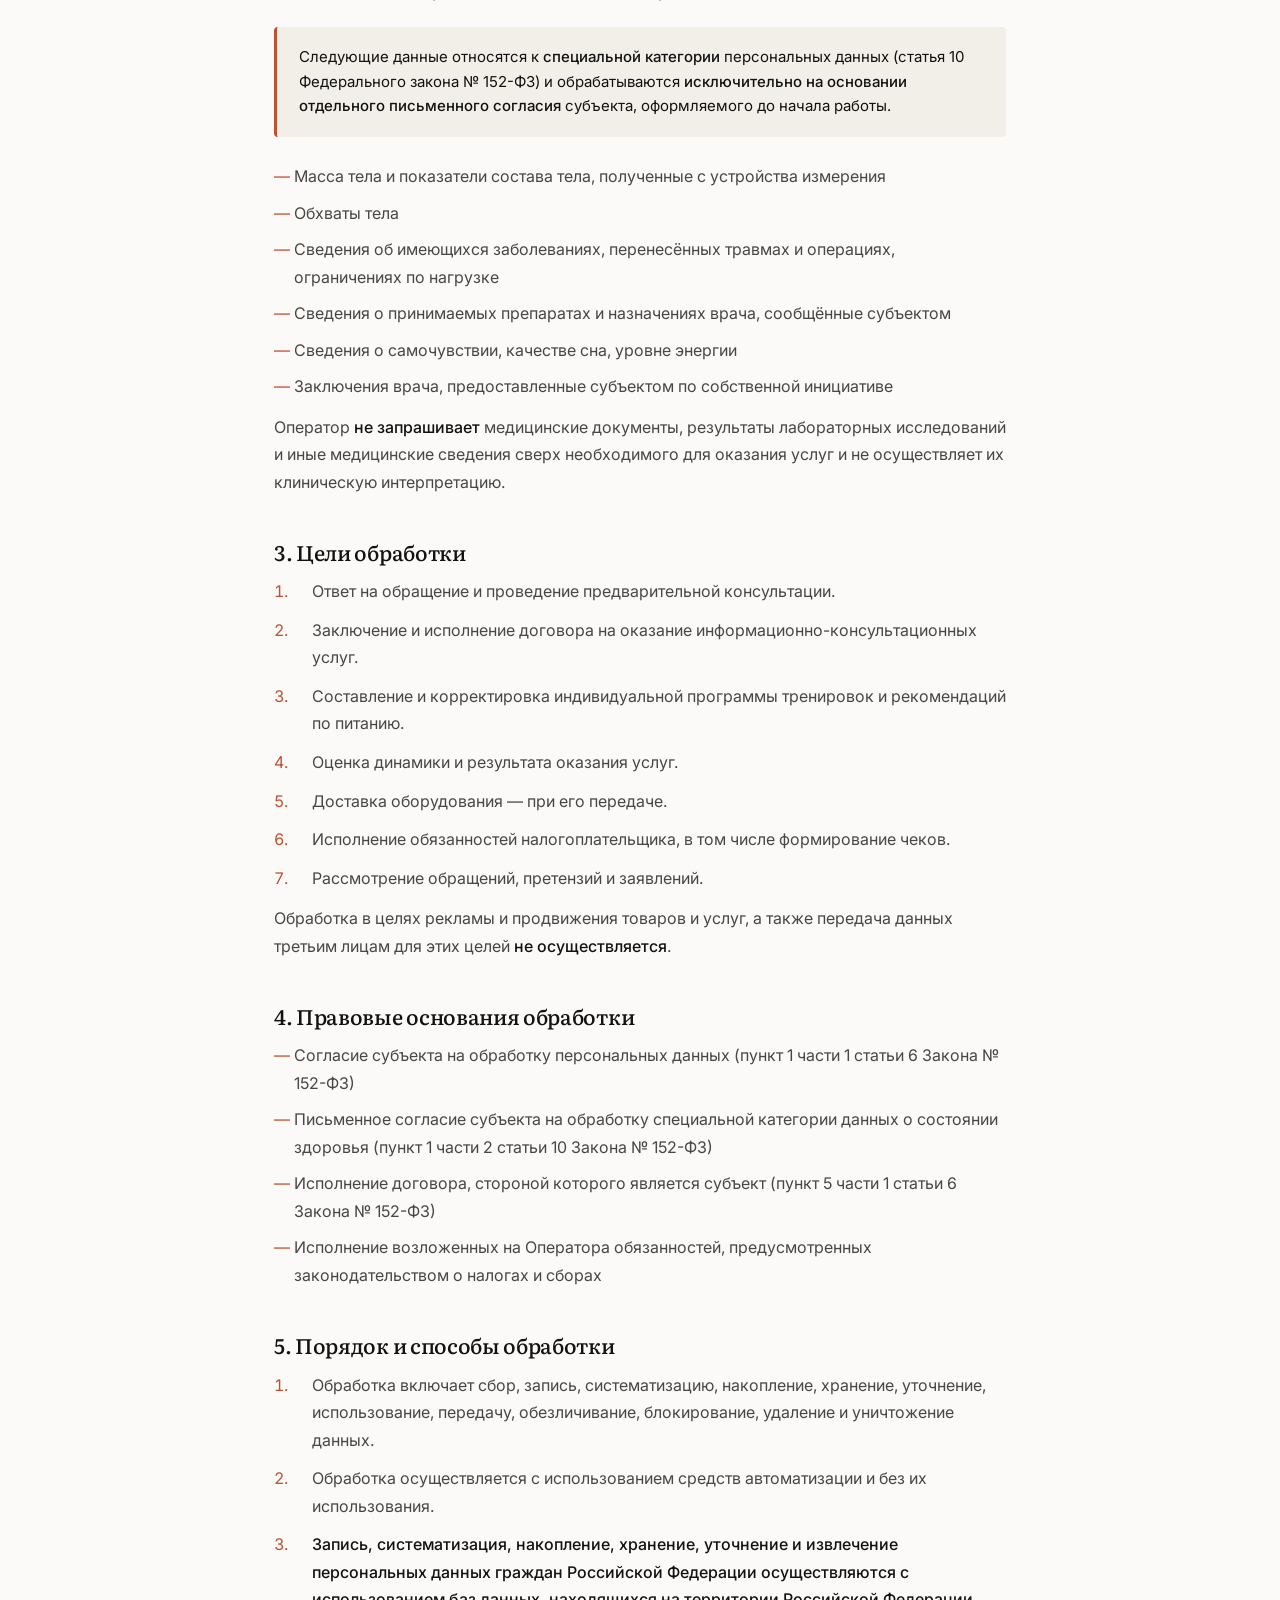
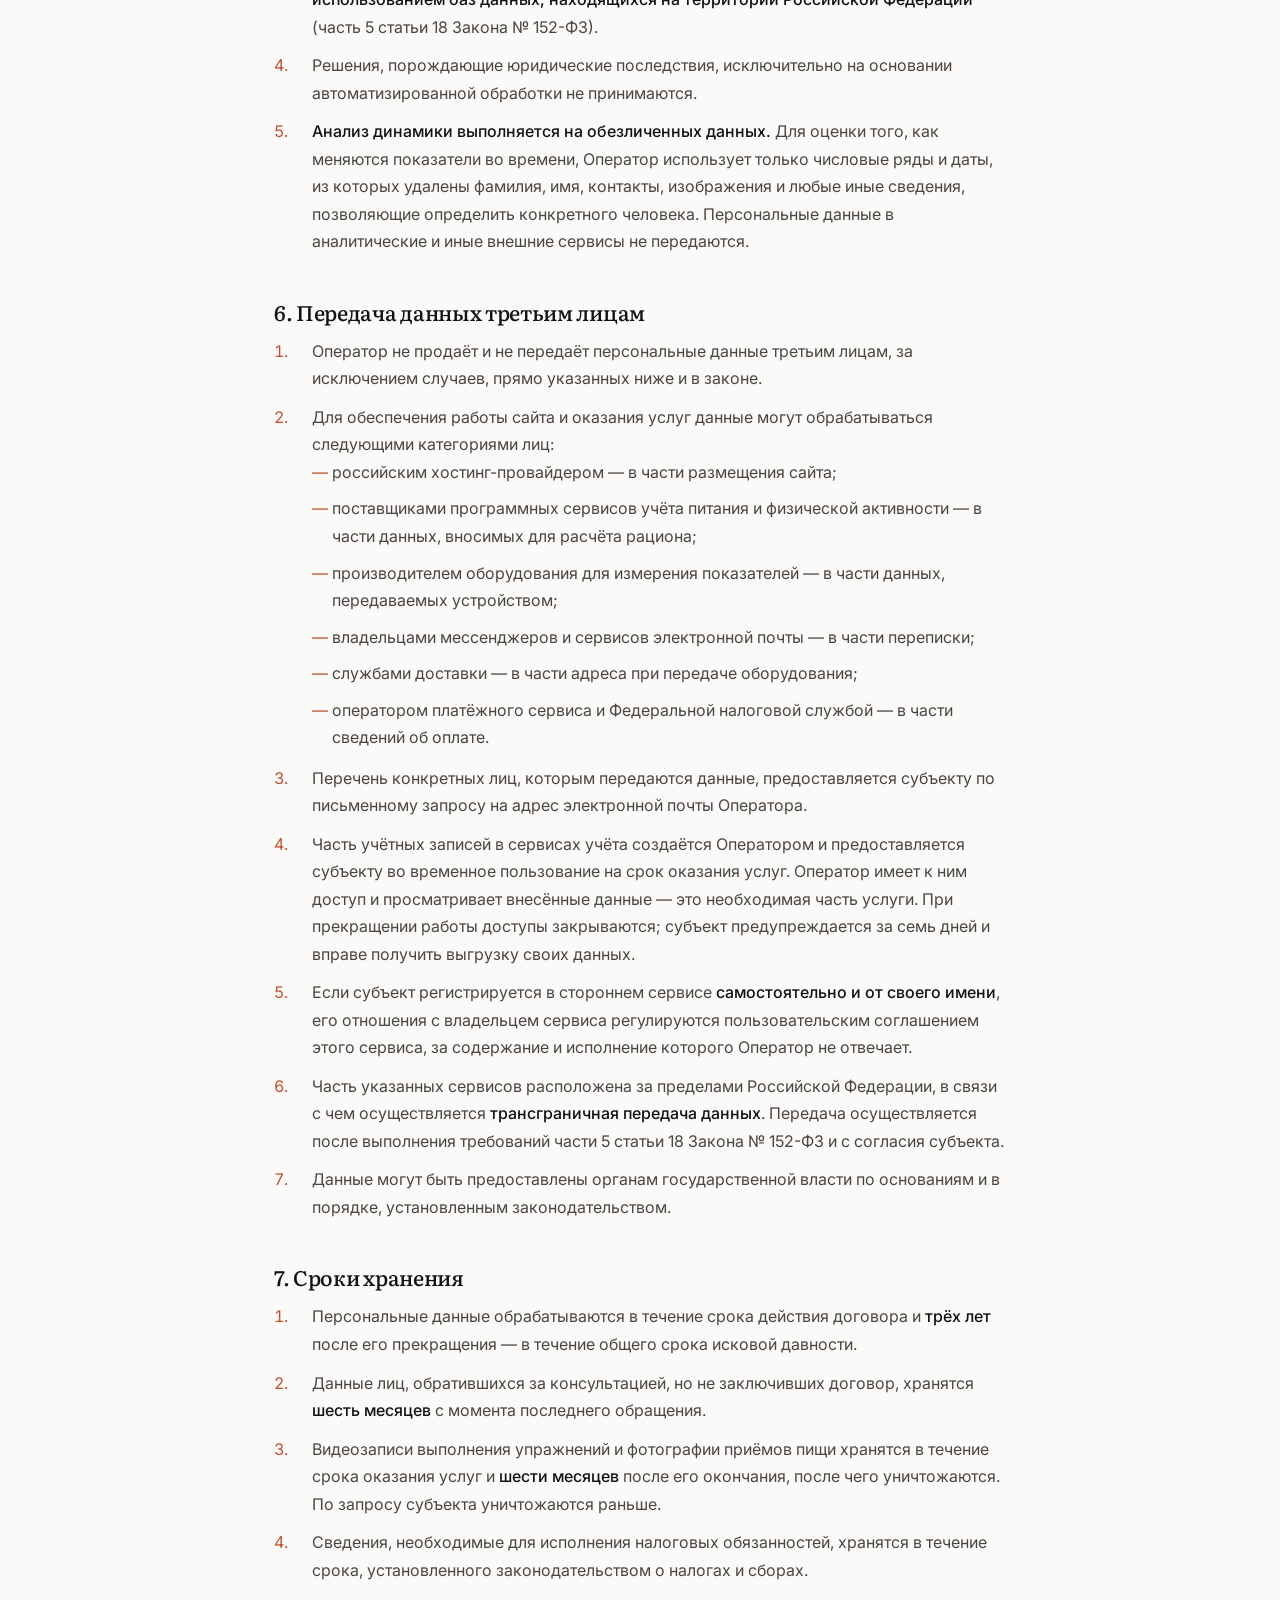
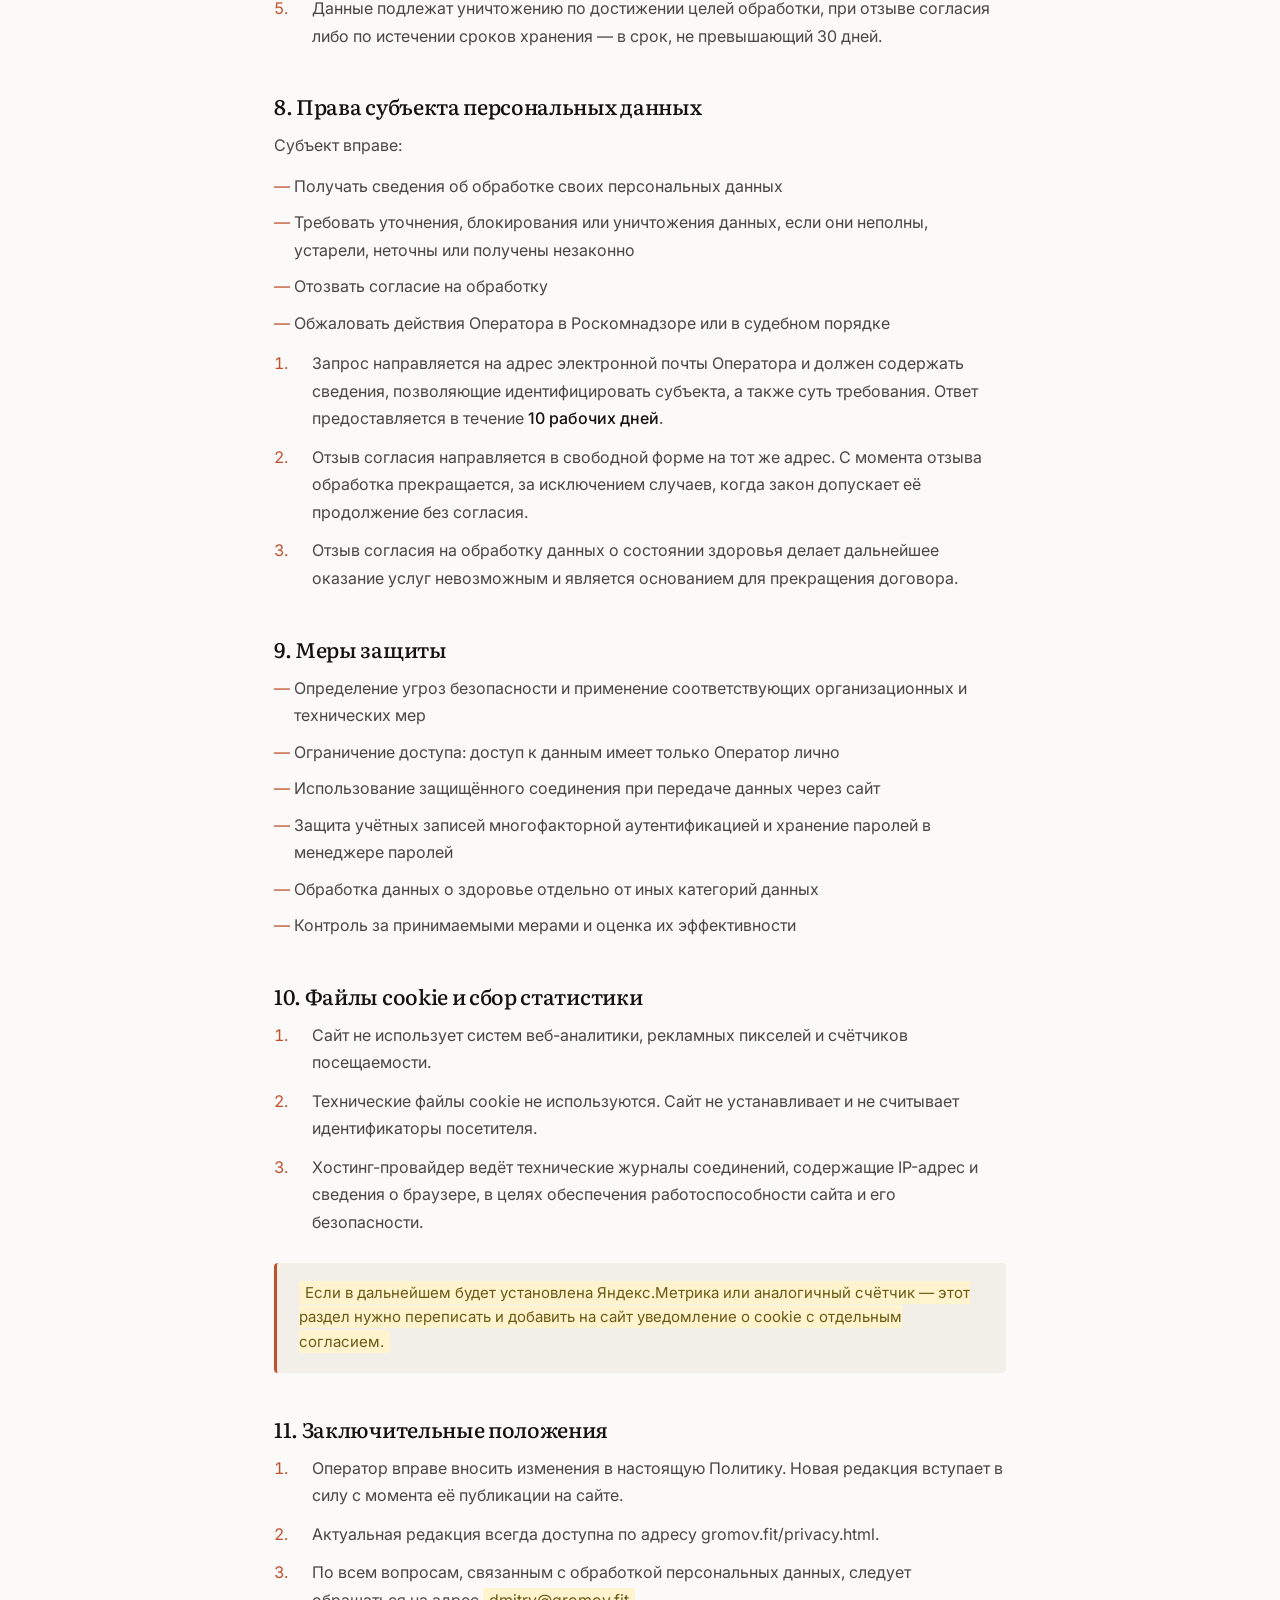
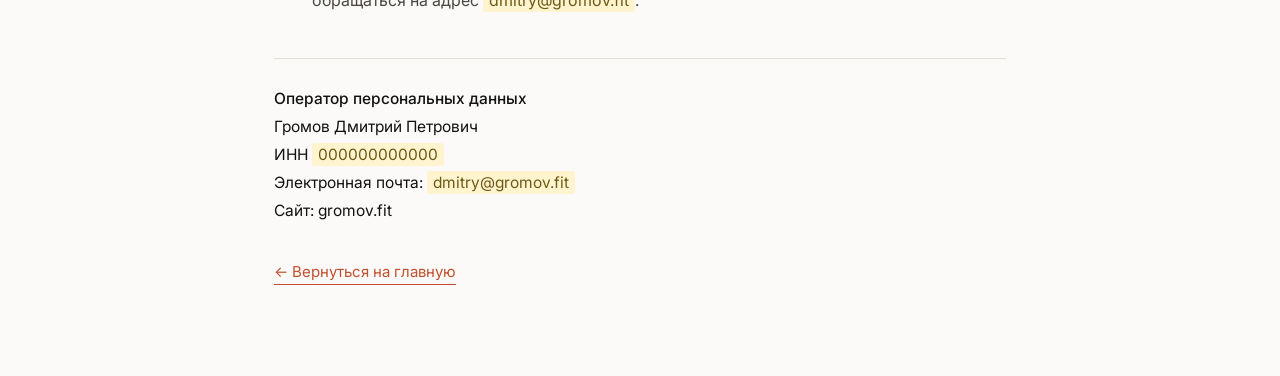
<file: privacy.html>
<!DOCTYPE html>
<html lang="ru">
<head>
<meta charset="UTF-8">
<meta name="viewport" content="width=device-width, initial-scale=1.0">
<title>Политика обработки персональных данных — Дмитрий Громов</title>
<meta name="description" content="Политика в отношении обработки персональных данных в соответствии с Федеральным законом № 152-ФЗ.">
<meta name="theme-color" content="#FBFAF8">
<link rel="icon" href="data:image/svg+xml,<svg xmlns='http://www.w3.org/2000/svg' viewBox='0 0 100 100'><rect width='100' height='100' rx='20' fill='%23C1502E'/><text x='50' y='69' font-size='54' text-anchor='middle' fill='%23FBFAF8' font-family='Georgia, serif' font-weight='700'>Г</text></svg>">
<link rel="preconnect" href="https://fonts.googleapis.com">
<link rel="preconnect" href="https://fonts.gstatic.com" crossorigin>
<link href="https://fonts.googleapis.com/css2?family=Literata:opsz,wght@7..72,400;7..72,500;7..72,600&family=Inter:wght@300;400;500;600;700&display=swap" rel="stylesheet">
<link rel="stylesheet" href="style.css">
</head>
<body>

<header class="nav" id="nav">
  <div class="nav-inner">
    <a class="nav-logo" href="index.html">Дмитрий <span>Громов</span></a>
    <nav class="nav-links">
      <a href="index.html#rezultaty">Результаты</a>
      <a href="index.html#format">Форматы</a>
      <a class="nav-cta" href="https://t.me/gromovfitpro">Записаться на разбор</a>
    </nav>
  </div>
</header>

<div class="doc-head">
  <div class="doc">
    <h1>Политика в отношении обработки персональных данных</h1>
    <p>Редакция от <span class="doc-fill">1 октября 2026 года</span></p>
  </div>
</div>

<main class="doc">

  <h2>1. Общие положения</h2>
  <ol>
    <li>Настоящая Политика определяет порядок обработки персональных данных и меры по обеспечению их безопасности и составлена во исполнение требований пункта 2 части 1 статьи 18.1 Федерального закона от 27.07.2006 № 152-ФЗ «О персональных данных».</li>
    <li><strong>Оператор персональных данных</strong> — Громов Дмитрий Петрович, плательщик налога на профессиональный доход, ИНН <span class="doc-fill">000000000000</span>, электронная почта <span class="doc-fill">dmitry@gromov.fit</span>.</li>
    <li>Политика применяется ко всей информации, которую Оператор может получить о посетителях сайта gromov.fit и о лицах, которым оказываются услуги.</li>
    <li>Оператор обрабатывает персональные данные на основе принципов законности, ограничения обработки достижением конкретных целей, недопустимости объединения баз данных с несовместимыми целями, достаточности и точности данных.</li>
  </ol>

  <h2>2. Категории субъектов и обрабатываемых данных</h2>

  <h3>Посетители сайта</h3>
  <p>Открытые страницы сайта не содержат форм сбора данных и не собирают персональные данные посетителей. Обращение осуществляется через мессенджер, обработка данных внутри которого регулируется правилами его владельца.</p>

  <h3>Заполнившие анкету перед стартом</h3>
  <p>Анкета размещена на закрытой странице, ссылка на которую направляется Оператором лично. Данные из анкеты передаются на почтовый адрес Оператора и <strong>не сохраняются на веб-сервере</strong>. Состав данных — в разделах ниже.</p>

  <h3>Лица, обратившиеся за консультацией</h3>
  <ul>
    <li>Имя или псевдоним, указанные при обращении</li>
    <li>Идентификатор в мессенджере, номер телефона, адрес электронной почты</li>
    <li>Содержание переписки</li>
  </ul>

  <h3>Заказчики услуг</h3>
  <ul>
    <li>Фамилия, имя, отчество</li>
    <li>Контактные данные: телефон, адрес электронной почты, идентификатор в мессенджере</li>
    <li>Возраст, пол, рост</li>
    <li>Адрес доставки оборудования — при его передаче</li>
    <li>Сведения об образе жизни: режим дня, характер работы, частота поездок, пищевые привычки и предпочтения</li>
    <li>Фото- и видеоматериалы, направленные Заказчиком: изображения приёмов пищи, записи выполнения упражнений, фотографии внешнего вида</li>
    <li>Сведения об оплате</li>
  </ul>

  <h3>Специальная категория: данные о состоянии здоровья</h3>
  <div class="doc-note">
    Следующие данные относятся к <strong>специальной категории</strong> персональных данных (статья 10 Федерального закона № 152-ФЗ) и обрабатываются <strong>исключительно на основании отдельного письменного согласия</strong> субъекта, оформляемого до начала работы.
  </div>
  <ul>
    <li>Масса тела и показатели состава тела, полученные с устройства измерения</li>
    <li>Обхваты тела</li>
    <li>Сведения об имеющихся заболеваниях, перенесённых травмах и операциях, ограничениях по нагрузке</li>
    <li>Сведения о принимаемых препаратах и назначениях врача, сообщённые субъектом</li>
    <li>Сведения о самочувствии, качестве сна, уровне энергии</li>
    <li>Заключения врача, предоставленные субъектом по собственной инициативе</li>
  </ul>
  <p>Оператор <strong>не запрашивает</strong> медицинские документы, результаты лабораторных исследований и иные медицинские сведения сверх необходимого для оказания услуг и не осуществляет их клиническую интерпретацию.</p>

  <h2>3. Цели обработки</h2>
  <ol>
    <li>Ответ на обращение и проведение предварительной консультации.</li>
    <li>Заключение и исполнение договора на оказание информационно-консультационных услуг.</li>
    <li>Составление и корректировка индивидуальной программы тренировок и рекомендаций по питанию.</li>
    <li>Оценка динамики и результата оказания услуг.</li>
    <li>Доставка оборудования — при его передаче.</li>
    <li>Исполнение обязанностей налогоплательщика, в том числе формирование чеков.</li>
    <li>Рассмотрение обращений, претензий и заявлений.</li>
  </ol>
  <p>Обработка в целях рекламы и продвижения товаров и услуг, а также передача данных третьим лицам для этих целей <strong>не осуществляется</strong>.</p>

  <h2>4. Правовые основания обработки</h2>
  <ul>
    <li>Согласие субъекта на обработку персональных данных (пункт 1 части 1 статьи 6 Закона № 152-ФЗ)</li>
    <li>Письменное согласие субъекта на обработку специальной категории данных о состоянии здоровья (пункт 1 части 2 статьи 10 Закона № 152-ФЗ)</li>
    <li>Исполнение договора, стороной которого является субъект (пункт 5 части 1 статьи 6 Закона № 152-ФЗ)</li>
    <li>Исполнение возложенных на Оператора обязанностей, предусмотренных законодательством о налогах и сборах</li>
  </ul>

  <h2>5. Порядок и способы обработки</h2>
  <ol>
    <li>Обработка включает сбор, запись, систематизацию, накопление, хранение, уточнение, использование, передачу, обезличивание, блокирование, удаление и уничтожение данных.</li>
    <li>Обработка осуществляется с использованием средств автоматизации и без их использования.</li>
    <li><strong>Запись, систематизация, накопление, хранение, уточнение и извлечение персональных данных граждан Российской Федерации осуществляются с использованием баз данных, находящихся на территории Российской Федерации</strong> (часть 5 статьи 18 Закона № 152-ФЗ).</li>
    <li>Решения, порождающие юридические последствия, исключительно на основании автоматизированной обработки не принимаются.</li>
    <li><strong>Анализ динамики выполняется на обезличенных данных.</strong> Для оценки того, как меняются показатели во времени, Оператор использует только числовые ряды и даты, из которых удалены фамилия, имя, контакты, изображения и любые иные сведения, позволяющие определить конкретного человека. Персональные данные в аналитические и иные внешние сервисы не передаются.</li>
  </ol>

  <h2>6. Передача данных третьим лицам</h2>
  <ol>
    <li>Оператор не продаёт и не передаёт персональные данные третьим лицам, за исключением случаев, прямо указанных ниже и в законе.</li>
    <li>Для обеспечения работы сайта и оказания услуг данные могут обрабатываться следующими категориями лиц:
      <ul>
        <li>российским хостинг-провайдером — в части размещения сайта;</li>
        <li>поставщиками программных сервисов учёта питания и физической активности — в части данных, вносимых для расчёта рациона;</li>
        <li>производителем оборудования для измерения показателей — в части данных, передаваемых устройством;</li>
        <li>владельцами мессенджеров и сервисов электронной почты — в части переписки;</li>
        <li>службами доставки — в части адреса при передаче оборудования;</li>
        <li>оператором платёжного сервиса и Федеральной налоговой службой — в части сведений об оплате.</li>
      </ul>
    </li>
    <li>Перечень конкретных лиц, которым передаются данные, предоставляется субъекту по письменному запросу на адрес электронной почты Оператора.</li>
    <li>Часть учётных записей в сервисах учёта создаётся Оператором и предоставляется субъекту во временное пользование на срок оказания услуг. Оператор имеет к ним доступ и просматривает внесённые данные — это необходимая часть услуги. При прекращении работы доступы закрываются; субъект предупреждается за семь дней и вправе получить выгрузку своих данных.</li>
    <li>Если субъект регистрируется в стороннем сервисе <strong>самостоятельно и от своего имени</strong>, его отношения с владельцем сервиса регулируются пользовательским соглашением этого сервиса, за содержание и исполнение которого Оператор не отвечает.</li>
    <li>Часть указанных сервисов расположена за пределами Российской Федерации, в связи с чем осуществляется <strong>трансграничная передача данных</strong>. Передача осуществляется после выполнения требований части 5 статьи 18 Закона № 152-ФЗ и с согласия субъекта.</li>
    <li>Данные могут быть предоставлены органам государственной власти по основаниям и в порядке, установленным законодательством.</li>
  </ol>

  <h2>7. Сроки хранения</h2>
  <ol>
    <li>Персональные данные обрабатываются в течение срока действия договора и <strong>трёх лет</strong> после его прекращения — в течение общего срока исковой давности.</li>
    <li>Данные лиц, обратившихся за консультацией, но не заключивших договор, хранятся <strong>шесть месяцев</strong> с момента последнего обращения.</li>
    <li>Видеозаписи выполнения упражнений и фотографии приёмов пищи хранятся в течение срока оказания услуг и <strong>шести месяцев</strong> после его окончания, после чего уничтожаются. По запросу субъекта уничтожаются раньше.</li>
    <li>Сведения, необходимые для исполнения налоговых обязанностей, хранятся в течение срока, установленного законодательством о налогах и сборах.</li>
    <li>Данные подлежат уничтожению по достижении целей обработки, при отзыве согласия либо по истечении сроков хранения — в срок, не превышающий 30 дней.</li>
  </ol>

  <h2>8. Права субъекта персональных данных</h2>
  <p>Субъект вправе:</p>
  <ul>
    <li>Получать сведения об обработке своих персональных данных</li>
    <li>Требовать уточнения, блокирования или уничтожения данных, если они неполны, устарели, неточны или получены незаконно</li>
    <li>Отозвать согласие на обработку</li>
    <li>Обжаловать действия Оператора в Роскомнадзоре или в судебном порядке</li>
  </ul>
  <ol>
    <li>Запрос направляется на адрес электронной почты Оператора и должен содержать сведения, позволяющие идентифицировать субъекта, а также суть требования. Ответ предоставляется в течение <strong>10 рабочих дней</strong>.</li>
    <li>Отзыв согласия направляется в свободной форме на тот же адрес. С момента отзыва обработка прекращается, за исключением случаев, когда закон допускает её продолжение без согласия.</li>
    <li>Отзыв согласия на обработку данных о состоянии здоровья делает дальнейшее оказание услуг невозможным и является основанием для прекращения договора.</li>
  </ol>

  <h2>9. Меры защиты</h2>
  <ul>
    <li>Определение угроз безопасности и применение соответствующих организационных и технических мер</li>
    <li>Ограничение доступа: доступ к данным имеет только Оператор лично</li>
    <li>Использование защищённого соединения при передаче данных через сайт</li>
    <li>Защита учётных записей многофакторной аутентификацией и хранение паролей в менеджере паролей</li>
    <li>Обработка данных о здоровье отдельно от иных категорий данных</li>
    <li>Контроль за принимаемыми мерами и оценка их эффективности</li>
  </ul>

  <h2>10. Файлы cookie и сбор статистики</h2>
  <ol>
    <li>Сайт не использует систем веб-аналитики, рекламных пикселей и счётчиков посещаемости.</li>
    <li>Технические файлы cookie не используются. Сайт не устанавливает и не считывает идентификаторы посетителя.</li>
    <li>Хостинг-провайдер ведёт технические журналы соединений, содержащие IP-адрес и сведения о браузере, в целях обеспечения работоспособности сайта и его безопасности.</li>
  </ol>
  <div class="doc-note">
    <span class="doc-fill">Если в дальнейшем будет установлена Яндекс.Метрика или аналогичный счётчик — этот раздел нужно переписать и добавить на сайт уведомление о cookie с отдельным согласием.</span>
  </div>

  <h2>11. Заключительные положения</h2>
  <ol>
    <li>Оператор вправе вносить изменения в настоящую Политику. Новая редакция вступает в силу с момента её публикации на сайте.</li>
    <li>Актуальная редакция всегда доступна по адресу gromov.fit/privacy.html.</li>
    <li>По всем вопросам, связанным с обработкой персональных данных, следует обращаться на адрес <span class="doc-fill">dmitry@gromov.fit</span>.</li>
  </ol>

  <div class="doc-req">
    <strong>Оператор персональных данных</strong><br>
    Громов Дмитрий Петрович<br>
    ИНН <span class="doc-fill">000000000000</span><br>
    Электронная почта: <span class="doc-fill">dmitry@gromov.fit</span><br>
    Сайт: gromov.fit
  </div>

  <a class="doc-back" href="index.html">← Вернуться на главную</a>

</main>

</body>
</html>
</file>
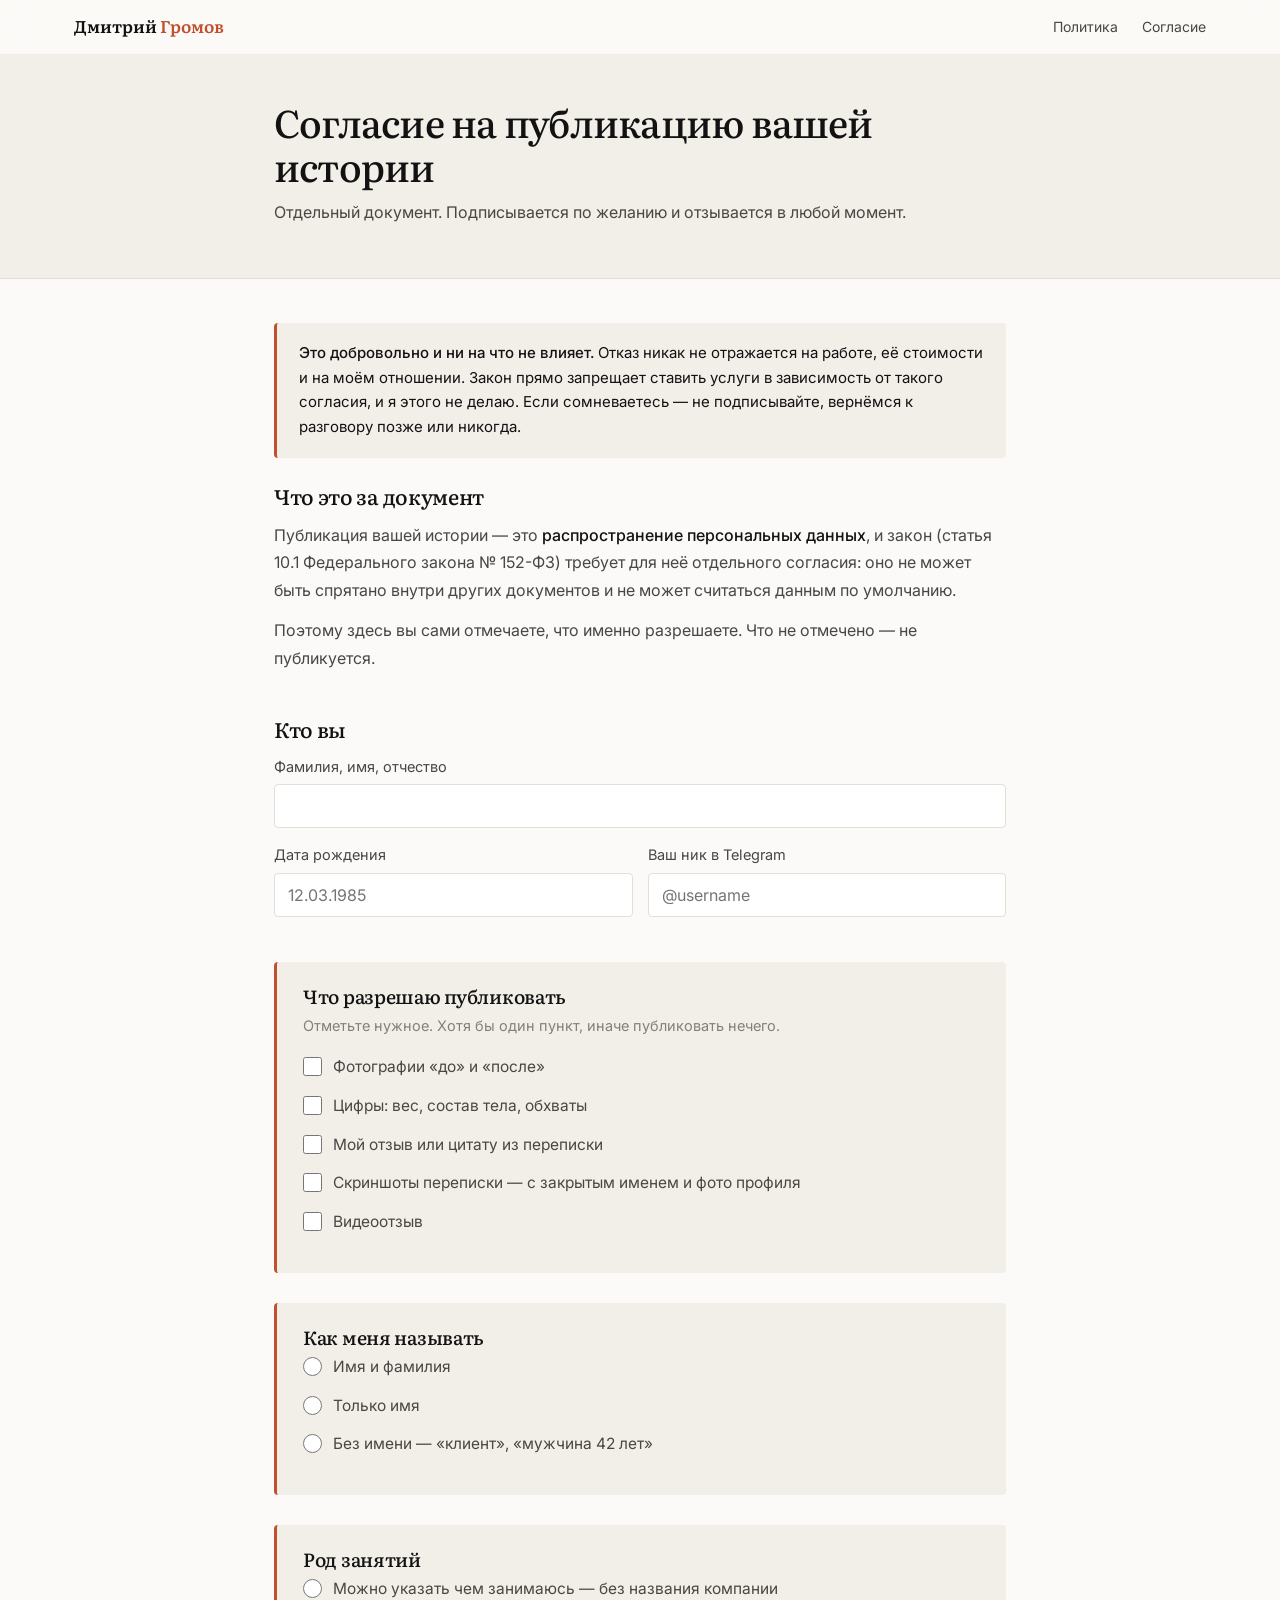
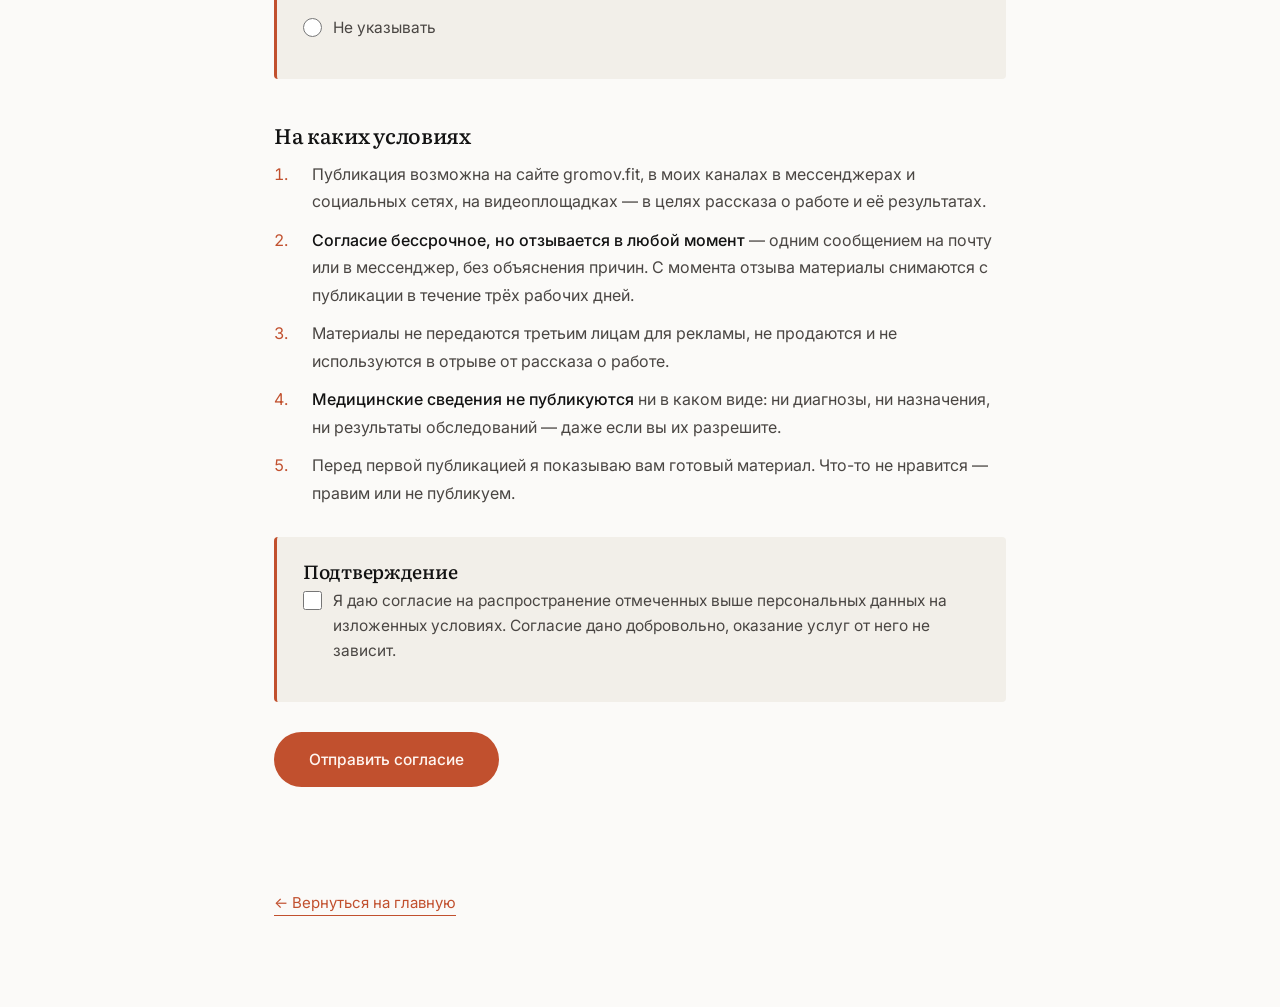
<file: soglasie-publikaciya.html>
<!DOCTYPE html>
<html lang="ru">
<head>
<meta charset="UTF-8">
<meta name="viewport" content="width=device-width, initial-scale=1.0">
<meta name="robots" content="noindex, nofollow">
<title>Согласие на публикацию истории — Дмитрий Громов</title>
<link rel="icon" href="data:image/svg+xml,<svg xmlns='http://www.w3.org/2000/svg' viewBox='0 0 100 100'><rect width='100' height='100' rx='20' fill='%23C1502E'/><text x='50' y='69' font-size='54' text-anchor='middle' fill='%23FBFAF8' font-family='Georgia, serif' font-weight='700'>Г</text></svg>">
<link rel="preconnect" href="https://fonts.googleapis.com">
<link rel="preconnect" href="https://fonts.gstatic.com" crossorigin>
<link href="https://fonts.googleapis.com/css2?family=Literata:opsz,wght@7..72,400;7..72,500;7..72,600&family=Inter:wght@300;400;500;600;700&display=swap" rel="stylesheet">
<link rel="stylesheet" href="style.css">
<style>
.f-row { margin-bottom: 15px; }
.f-row label { display: block; font-size: 14.5px; color: var(--text-2); margin-bottom: 5px; }
.f-row input[type=text] { width: 100%; font-family: inherit; font-size: 16px; color: var(--text); background: var(--card); border: 1px solid var(--line); border-radius: var(--radius); padding: 11px 13px; }
.f-row input:focus { outline: 2px solid var(--accent); outline-offset: 1px; border-color: transparent; }
.f-row.bad input { border-color: #C0392B; background: #FFF6F4; }
.f-err { display: none; font-size: 13.5px; color: #C0392B; margin-top: 5px; }
.f-row.bad .f-err { display: block; }
.f-two { display: grid; grid-template-columns: 1fr 1fr; gap: 15px; }
.f-check { display: flex; gap: 11px; align-items: flex-start; margin-bottom: 14px; font-size: 15.5px; line-height: 1.6; color: var(--text-2); cursor: pointer; }
.f-check input { flex: 0 0 auto; width: 19px; height: 19px; margin-top: 2px; accent-color: var(--accent); cursor: pointer; }
.f-box { background: var(--bg-2); border-left: 3px solid var(--accent); border-radius: var(--radius); padding: 24px 26px; margin: 30px 0; }
.f-box h2 { font-size: 19px; margin-bottom: 6px; }
.f-box.bad { border-left-color: #C0392B; background: #FFF6F4; }
.f-status { font-size: 15px; line-height: 1.6; margin-top: 14px; min-height: 22px; color: var(--accent); }
.f-status.err { color: #C0392B; }
.f-done { display: none; text-align: center; padding: 60px 24px; }
.f-done h2 { font-size: 26px; margin-bottom: 12px; }
.f-done p { font-size: 17px; color: var(--text-2); max-width: 46ch; margin: 0 auto; }
.hp { position: absolute; left: -9999px; }
#out { width: 100%; min-height: 180px; font-family: ui-monospace, monospace; font-size: 13px; line-height: 1.6; padding: 14px; border: 1px solid var(--line); border-radius: var(--radius); background: var(--card); color: var(--text-2); margin-top: 16px; }
@media (max-width: 620px) { .f-two { grid-template-columns: 1fr; } .btn { width: 100%; } }
</style>
</head>
<body>

<header class="nav" id="nav">
  <div class="nav-inner">
    <a class="nav-logo" href="index.html">Дмитрий <span>Громов</span></a>
    <nav class="nav-links">
      <a href="privacy.html">Политика</a>
      <a href="soglasie.html">Согласие</a>
    </nav>
  </div>
</header>

<div class="doc-head">
  <div class="doc">
    <h1>Согласие на публикацию вашей истории</h1>
    <p>Отдельный документ. Подписывается по желанию и отзывается в любой момент.</p>
  </div>
</div>

<main class="doc">

  <div class="f-done" id="done">
    <h2>Спасибо</h2>
    <p>Согласие получено. Опубликую только то, что вы отметили, и в том виде, который мы согласуем.</p>
  </div>

  <form id="q" autocomplete="off" novalidate>

    <div class="doc-note">
      <strong>Это добровольно и ни на что не влияет.</strong> Отказ никак не отражается на работе, её стоимости и на моём отношении. Закон прямо запрещает ставить услуги в зависимость от такого согласия, и я этого не делаю. Если сомневаетесь — не подписывайте, вернёмся к разговору позже или никогда.
    </div>

    <h2>Что это за документ</h2>
    <p>Публикация вашей истории — это <strong>распространение персональных данных</strong>, и закон (статья 10.1 Федерального закона № 152-ФЗ) требует для неё отдельного согласия: оно не может быть спрятано внутри других документов и не может считаться данным по умолчанию.</p>
    <p>Поэтому здесь вы сами отмечаете, что именно разрешаете. Что не отмечено — не публикуется.</p>

    <h2>Кто вы</h2>
    <div class="f-row" id="r-fio">
      <label for="fio">Фамилия, имя, отчество</label>
      <input type="text" id="fio" name="fio" maxlength="90">
      <span class="f-err">Только буквы. Минимум два слова.</span>
    </div>
    <div class="f-two">
      <div class="f-row" id="r-dr">
        <label for="dr">Дата рождения</label>
        <input type="text" id="dr" name="dr" inputmode="numeric" maxlength="10" placeholder="12.03.1985">
        <span class="f-err">В формате 00.00.0000.</span>
      </div>
      <div class="f-row" id="r-tg">
        <label for="tg">Ваш ник в Telegram</label>
        <input type="text" id="tg" name="tg" maxlength="40" placeholder="@username">
        <span class="f-err">Заполните.</span>
      </div>
    </div>

    <div class="f-box" id="r-what">
      <h2>Что разрешаю публиковать</h2>
      <p style="font-size:14.5px;color:var(--text-3);margin-bottom:18px;line-height:1.6">Отметьте нужное. Хотя бы один пункт, иначе публиковать нечего.</p>
      <label class="f-check"><input type="checkbox" name="w" value="фотографии «до» и «после»"><span>Фотографии «до» и «после»</span></label>
      <label class="f-check"><input type="checkbox" name="w" value="цифры: вес, состав тела, обхваты"><span>Цифры: вес, состав тела, обхваты</span></label>
      <label class="f-check"><input type="checkbox" name="w" value="мой отзыв или цитату из переписки"><span>Мой отзыв или цитату из переписки</span></label>
      <label class="f-check"><input type="checkbox" name="w" value="скриншоты переписки с закрытым именем и фото профиля"><span>Скриншоты переписки — с закрытым именем и фото профиля</span></label>
      <label class="f-check"><input type="checkbox" name="w" value="видеоотзыв"><span>Видеоотзыв</span></label>
      <span class="f-err" style="margin-top:6px">Отметьте хотя бы один пункт.</span>
    </div>

    <div class="f-box" id="r-name">
      <h2>Как меня называть</h2>
      <label class="f-check"><input type="radio" name="how" value="имя и фамилия"><span>Имя и фамилия</span></label>
      <label class="f-check"><input type="radio" name="how" value="только имя"><span>Только имя</span></label>
      <label class="f-check"><input type="radio" name="how" value="без имени, анонимно"><span>Без имени — «клиент», «мужчина 42 лет»</span></label>
      <span class="f-err" style="margin-top:6px">Выберите один вариант.</span>
    </div>

    <div class="f-box" id="r-job">
      <h2>Род занятий</h2>
      <label class="f-check"><input type="radio" name="job" value="можно указывать род занятий без названия компании"><span>Можно указать чем занимаюсь — без названия компании</span></label>
      <label class="f-check"><input type="radio" name="job" value="род занятий не указывать"><span>Не указывать</span></label>
      <span class="f-err" style="margin-top:6px">Выберите один вариант.</span>
    </div>

    <h2>На каких условиях</h2>
    <ol>
      <li>Публикация возможна на сайте gromov.fit, в моих каналах в мессенджерах и социальных сетях, на видеоплощадках — в целях рассказа о работе и её результатах.</li>
      <li><strong>Согласие бессрочное, но отзывается в любой момент</strong> — одним сообщением на почту или в мессенджер, без объяснения причин. С момента отзыва материалы снимаются с публикации в течение трёх рабочих дней.</li>
      <li>Материалы не передаются третьим лицам для рекламы, не продаются и не используются в отрыве от рассказа о работе.</li>
      <li><strong>Медицинские сведения не публикуются</strong> ни в каком виде: ни диагнозы, ни назначения, ни результаты обследований — даже если вы их разрешите.</li>
      <li>Перед первой публикацией я показываю вам готовый материал. Что-то не нравится — правим или не публикуем.</li>
    </ol>

    <div class="f-box" id="r-consent">
      <h2>Подтверждение</h2>
      <label class="f-check"><input type="checkbox" id="c1"><span>Я даю согласие на распространение отмеченных выше персональных данных на изложенных условиях. Согласие дано добровольно, оказание услуг от него не зависит.</span></label>
      <span class="f-err" style="margin-top:6px">Без галочки нельзя.</span>
    </div>

    <input type="text" class="hp" id="company" name="company" tabindex="-1" aria-hidden="true">

    <div style="padding-bottom:20px">
      <button type="submit" class="btn btn-primary" id="go">Отправить согласие</button>
      <p class="f-status" id="st"></p>
      <textarea id="out" readonly hidden></textarea>
    </div>

  </form>

  <a class="doc-back" href="index.html">← Вернуться на главную</a>

</main>

<script>
(function () {
  var form = document.getElementById('q'), st = document.getElementById('st'),
      out = document.getElementById('out'), done = document.getElementById('done'),
      btn = document.getElementById('go');

  var dr = document.getElementById('dr');
  dr.addEventListener('input', function () {
    var v = dr.value.replace(/\D/g, '').slice(0, 8), r = '';
    if (v.length > 0) r = v.slice(0, 2);
    if (v.length > 2) r += '.' + v.slice(2, 4);
    if (v.length > 4) r += '.' + v.slice(4, 8);
    dr.value = r;
  });
  var fio = document.getElementById('fio');
  fio.addEventListener('input', function () { fio.value = fio.value.replace(/[^А-Яа-яЁёA-Za-z \-]/g, ''); });

  function v(id) { return (document.getElementById(id).value || '').trim(); }
  function mark(id, bad) { var r = document.getElementById(id); if (r) r.classList.toggle('bad', !!bad); return !bad; }
  function picked(name) { var e = form.querySelector('input[name="' + name + '"]:checked'); return e ? e.value : ''; }
  function checkedList() {
    return Array.prototype.slice.call(form.querySelectorAll('input[name="w"]:checked')).map(function (e) { return e.value; });
  }
  function validDate(s) {
    var m = /^(\d{2})\.(\d{2})\.(\d{4})$/.exec(s); if (!m) return false;
    var d = +m[1], mo = +m[2], y = +m[3], now = new Date().getFullYear();
    if (mo < 1 || mo > 12 || d < 1 || d > 31 || y < 1920 || y > now - 18) return false;
    var dt = new Date(y, mo - 1, d);
    return dt.getDate() === d && dt.getMonth() === mo - 1;
  }
  function today() {
    var d = new Date(), p = function (n) { return (n < 10 ? '0' : '') + n; };
    return p(d.getDate()) + '.' + p(d.getMonth() + 1) + '.' + d.getFullYear();
  }

  function check() {
    var ok = true;
    ok = mark('r-fio', !/^[А-Яа-яЁёA-Za-z\-]{2,}(\s+[А-Яа-яЁёA-Za-z\-]{2,}){1,2}$/.test(v('fio'))) && ok;
    ok = mark('r-dr', !validDate(v('dr'))) && ok;
    ok = mark('r-tg', v('tg').length < 2) && ok;
    ok = mark('r-what', checkedList().length === 0) && ok;
    ok = mark('r-name', !picked('how')) && ok;
    ok = mark('r-job', !picked('job')) && ok;
    ok = mark('r-consent', !document.getElementById('c1').checked) && ok;
    return ok;
  }

  function buildText() {
    var t = 'СОГЛАСИЕ НА РАСПРОСТРАНЕНИЕ ПЕРСОНАЛЬНЫХ ДАННЫХ\n';
    t += '(статья 10.1 Федерального закона № 152-ФЗ)\n\n';
    t += v('fio') + ', ' + v('dr') + '\n';
    t += 'Telegram: ' + v('tg') + '\n\n';
    t += 'РАЗРЕШАЮ ПУБЛИКОВАТЬ:\n';
    checkedList().forEach(function (x) { t += '— ' + x + '\n'; });
    t += '\nКАК НАЗЫВАТЬ: ' + picked('how') + '\n';
    t += 'РОД ЗАНЯТИЙ: ' + picked('job') + '\n\n';
    t += 'Согласие дано добровольно, оказание услуг от него не зависит.\n';
    t += 'Условия публикации, изложенные на странице gromov.fit/soglasie-publikaciya.html,\n';
    t += 'прочитаны и приняты. Согласие может быть отозвано мной в любой момент.\n';
    t += 'Медицинские сведения публикации не подлежат.\n';
    t += 'Дата: ' + today() + '\n';
    return t;
  }

  form.addEventListener('submit', function (e) {
    e.preventDefault();
    st.className = 'f-status'; st.textContent = '';
    if (!check()) {
      st.className = 'f-status err';
      st.textContent = 'Проверьте поля, отмеченные красным.';
      var bad = document.querySelector('.bad');
      if (bad) bad.scrollIntoView({ behavior: 'smooth', block: 'center' });
      return;
    }
    var text = buildText();
    btn.disabled = true; st.textContent = 'Отправляю…';
    var data = new FormData();
    data.append('kind', 'publikaciya');
    data.append('fio', v('fio')); data.append('tg', v('tg'));
    data.append('c1', '1'); data.append('c2', '1'); data.append('c3', '1');
    data.append('text', text);

    fetch('anketa.php', { method: 'POST', body: data })
      .then(function (r) { return r.json(); })
      .then(function (j) {
        if (j && j.ok) { form.style.display = 'none'; done.style.display = 'block'; done.scrollIntoView({ behavior: 'smooth', block: 'center' }); }
        else { throw new Error('no'); }
      })
      .catch(function () {
        btn.disabled = false;
        st.className = 'f-status err';
        st.textContent = 'Отправить не получилось. Скопируйте текст ниже и пришлите мне в Telegram.';
        out.value = text; out.hidden = false; out.focus(); out.select();
      });
  });
})();
</script>

</body>
</html>
</file>
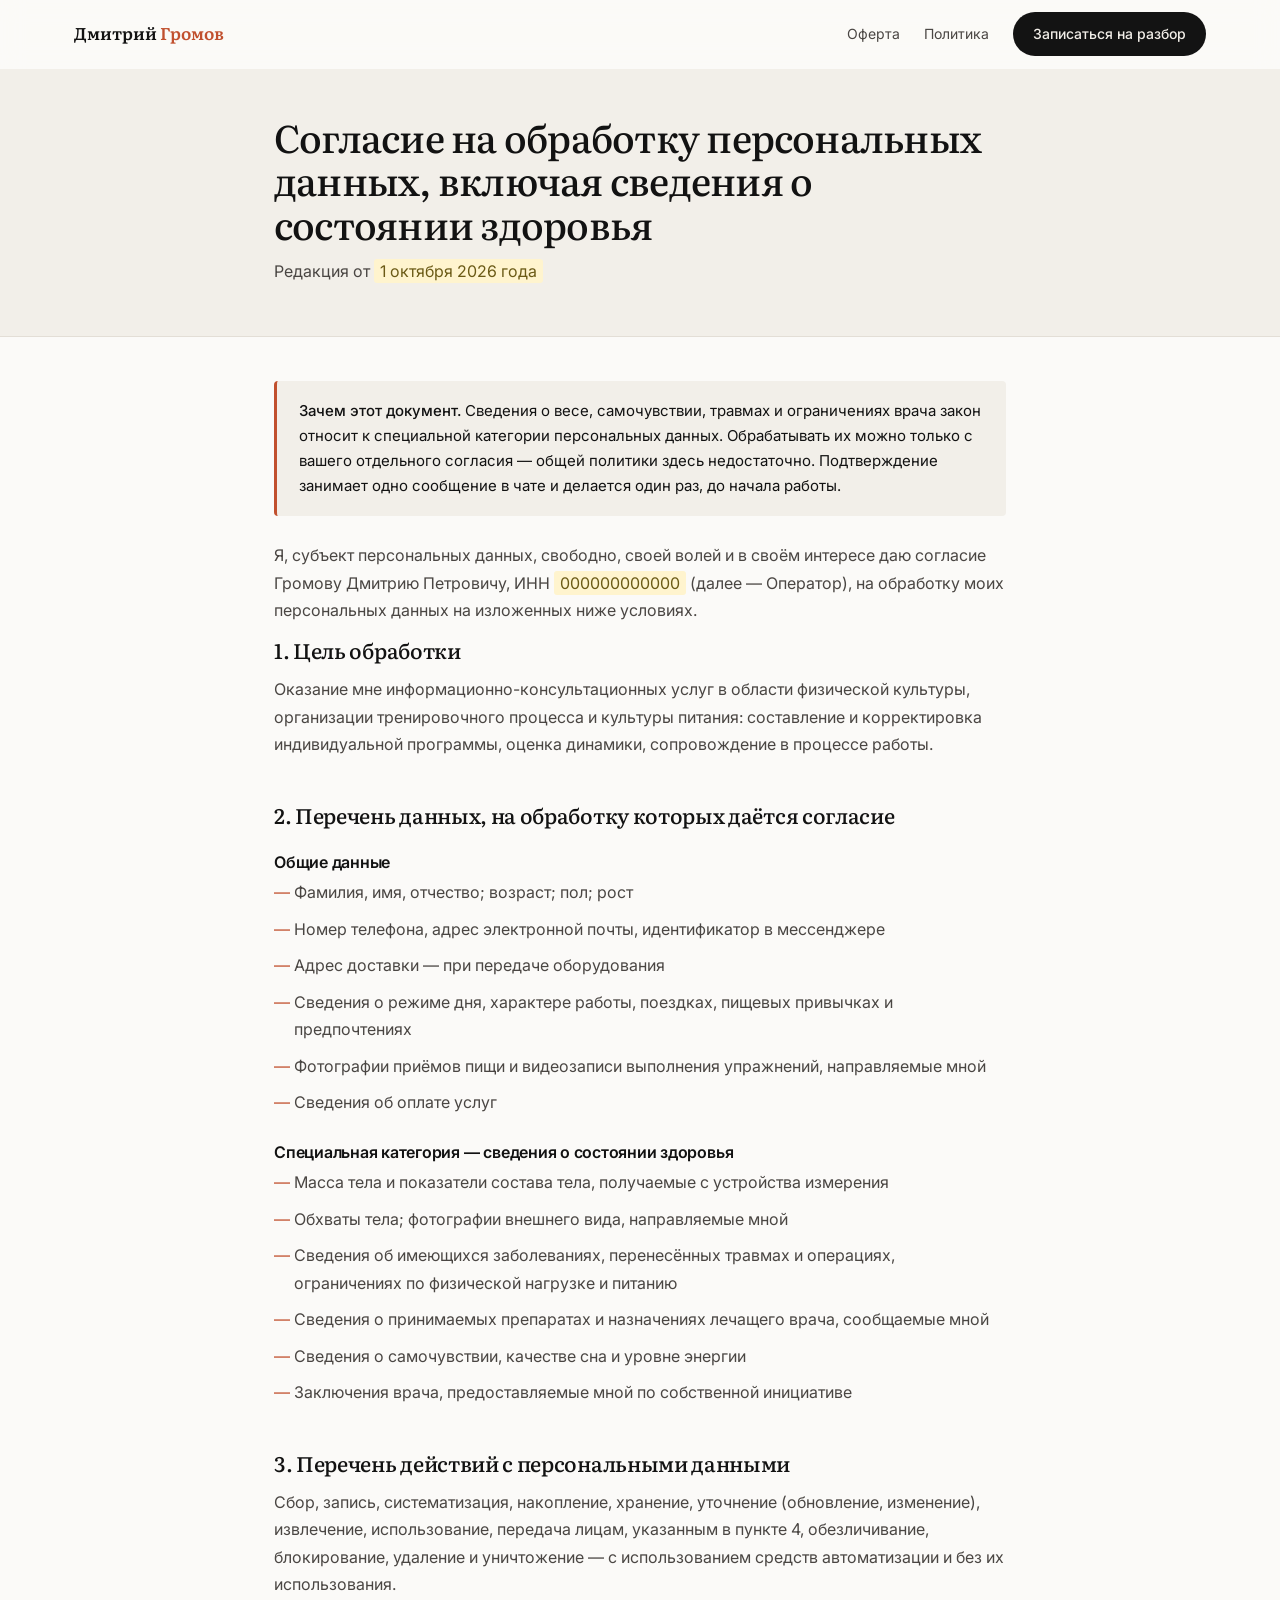
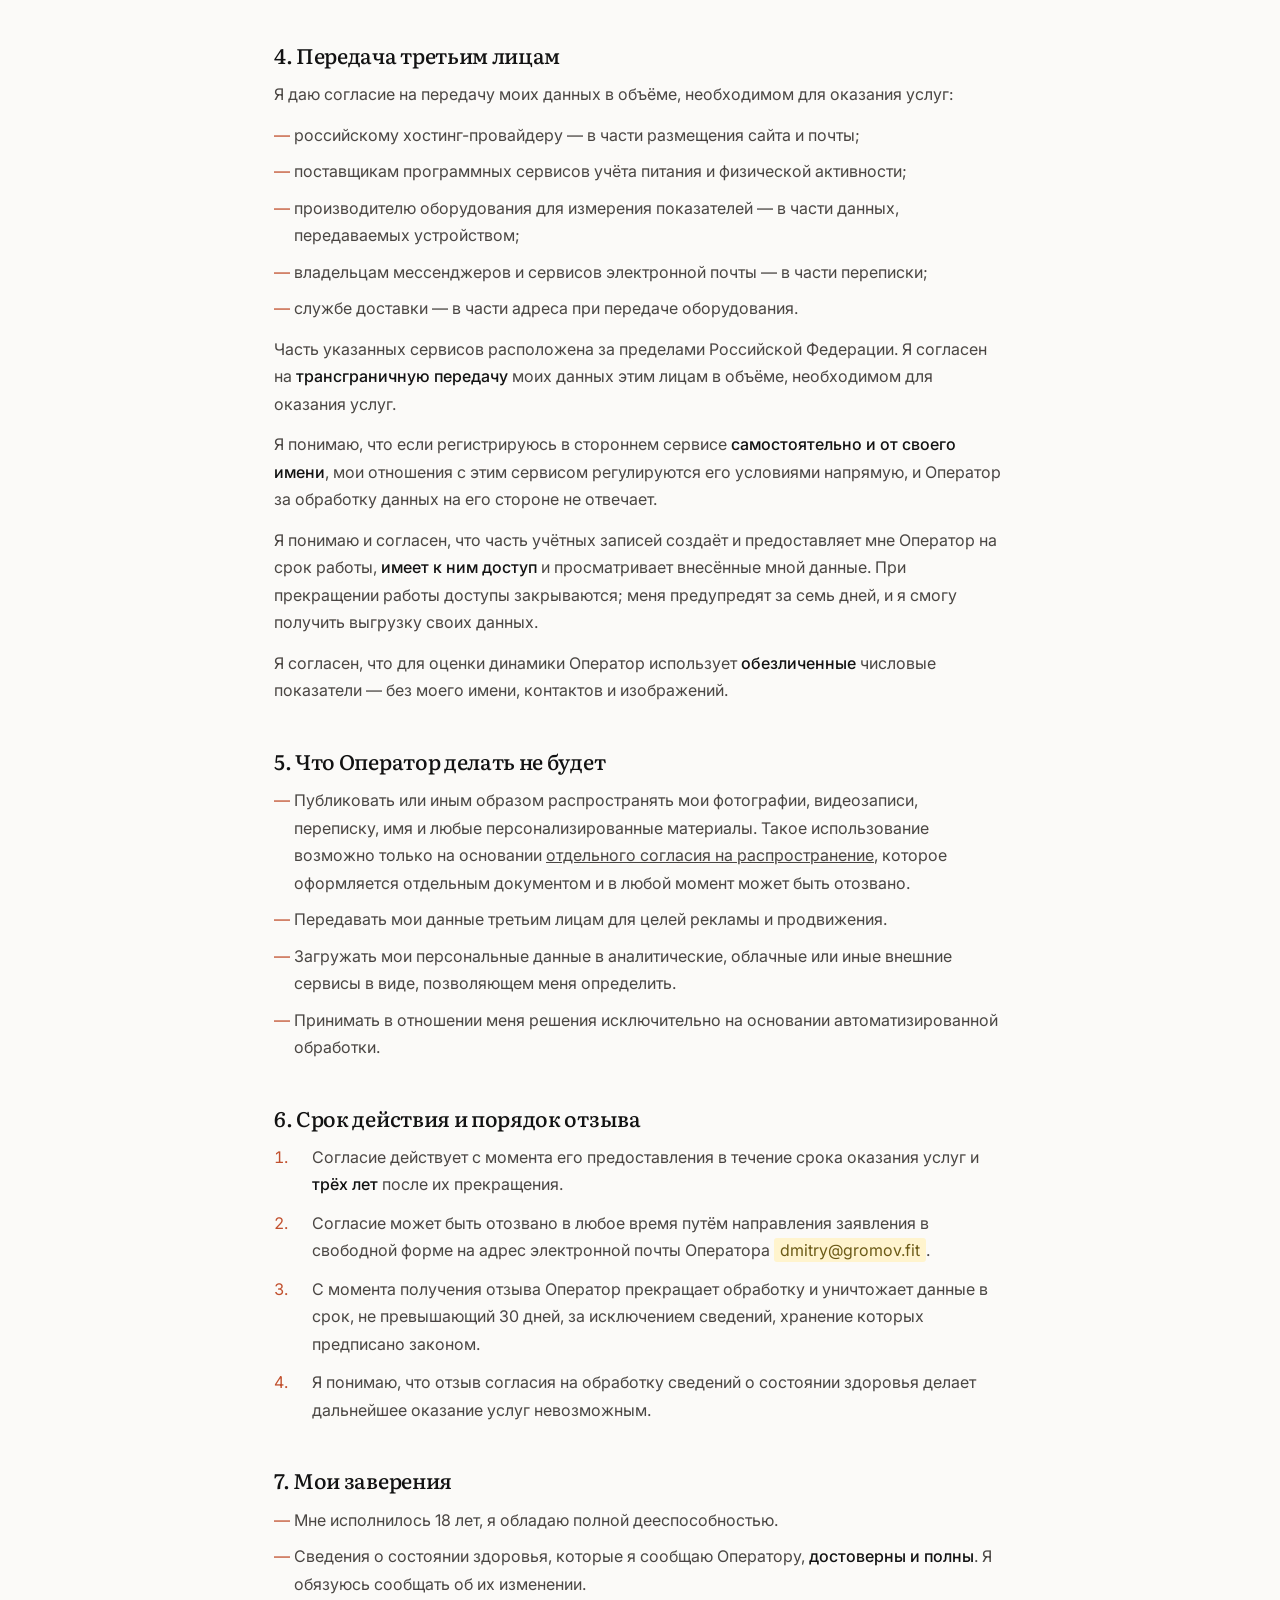
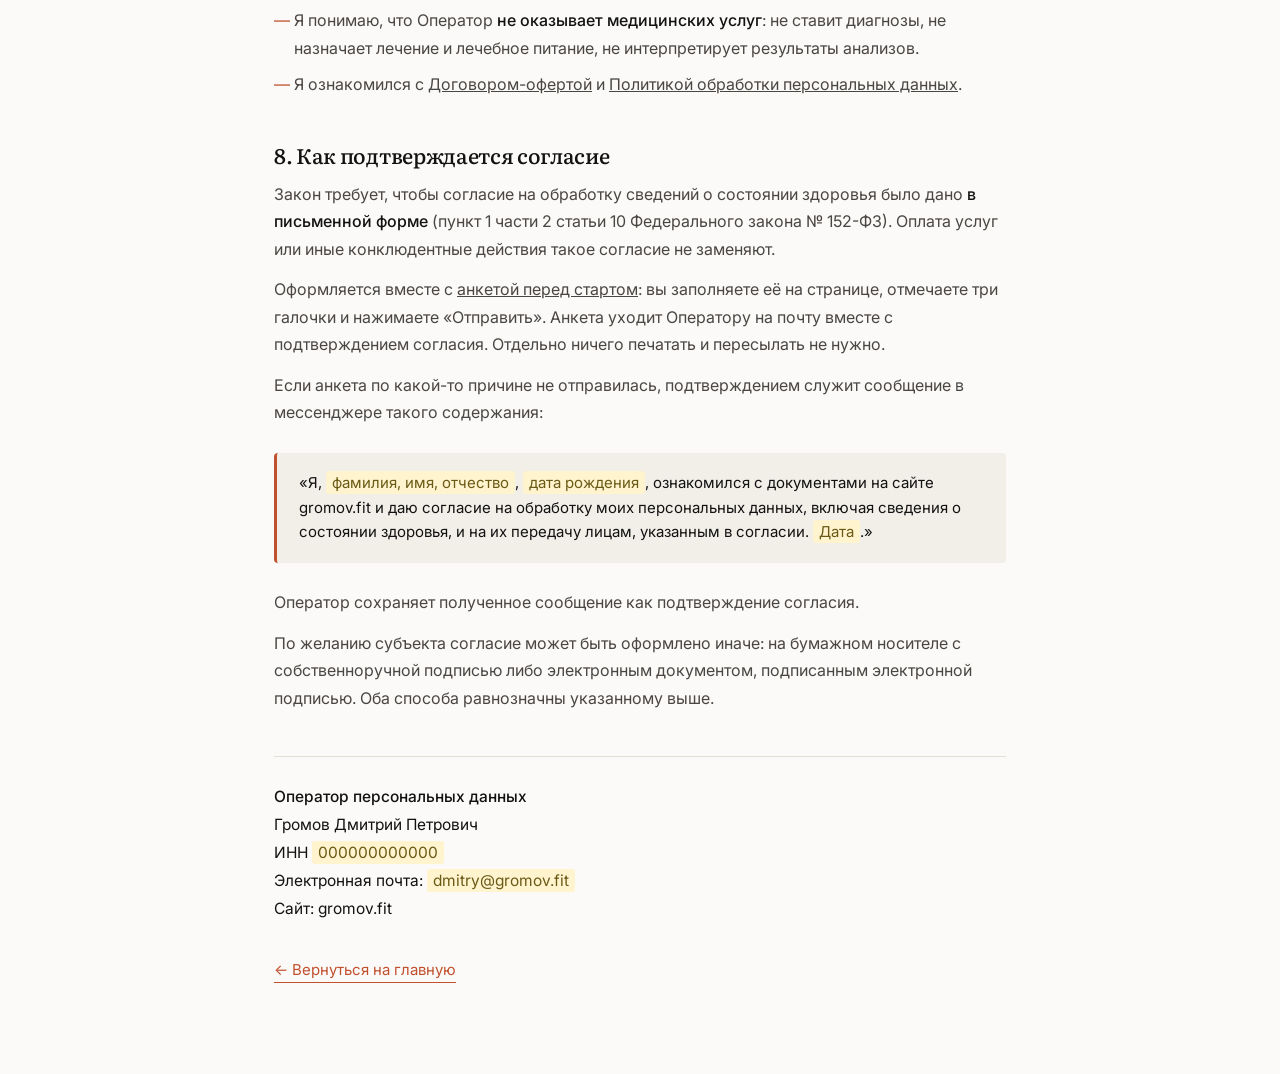
<file: soglasie.html>
<!DOCTYPE html>
<html lang="ru">
<head>
<meta charset="UTF-8">
<meta name="viewport" content="width=device-width, initial-scale=1.0">
<title>Согласие на обработку персональных данных — Дмитрий Громов</title>
<meta name="description" content="Согласие на обработку персональных данных, включая сведения о состоянии здоровья.">
<meta name="theme-color" content="#FBFAF8">
<link rel="icon" href="data:image/svg+xml,<svg xmlns='http://www.w3.org/2000/svg' viewBox='0 0 100 100'><rect width='100' height='100' rx='20' fill='%23C1502E'/><text x='50' y='69' font-size='54' text-anchor='middle' fill='%23FBFAF8' font-family='Georgia, serif' font-weight='700'>Г</text></svg>">
<link rel="preconnect" href="https://fonts.googleapis.com">
<link rel="preconnect" href="https://fonts.gstatic.com" crossorigin>
<link href="https://fonts.googleapis.com/css2?family=Literata:opsz,wght@7..72,400;7..72,500;7..72,600&family=Inter:wght@300;400;500;600;700&display=swap" rel="stylesheet">
<link rel="stylesheet" href="style.css">
</head>
<body>

<header class="nav" id="nav">
  <div class="nav-inner">
    <a class="nav-logo" href="index.html">Дмитрий <span>Громов</span></a>
    <nav class="nav-links">
      <a href="oferta.html">Оферта</a>
      <a href="privacy.html">Политика</a>
      <a class="nav-cta" href="https://t.me/gromovfitpro">Записаться на разбор</a>
    </nav>
  </div>
</header>

<div class="doc-head">
  <div class="doc">
    <h1>Согласие на обработку персональных данных, включая сведения о состоянии здоровья</h1>
    <p>Редакция от <span class="doc-fill">1 октября 2026 года</span></p>
  </div>
</div>

<main class="doc">

  <div class="doc-note">
    <strong>Зачем этот документ.</strong> Сведения о весе, самочувствии, травмах и ограничениях врача закон относит к специальной категории персональных данных. Обрабатывать их можно только с вашего отдельного согласия — общей политики здесь недостаточно. Подтверждение занимает одно сообщение в чате и делается один раз, до начала работы.
  </div>

  <p>Я, субъект персональных данных, свободно, своей волей и в своём интересе даю согласие Громову Дмитрию Петровичу, ИНН <span class="doc-fill">000000000000</span> (далее — Оператор), на обработку моих персональных данных на изложенных ниже условиях.</p>

  <h2>1. Цель обработки</h2>
  <p>Оказание мне информационно-консультационных услуг в области физической культуры, организации тренировочного процесса и культуры питания: составление и корректировка индивидуальной программы, оценка динамики, сопровождение в процессе работы.</p>

  <h2>2. Перечень данных, на обработку которых даётся согласие</h2>

  <h3>Общие данные</h3>
  <ul>
    <li>Фамилия, имя, отчество; возраст; пол; рост</li>
    <li>Номер телефона, адрес электронной почты, идентификатор в мессенджере</li>
    <li>Адрес доставки — при передаче оборудования</li>
    <li>Сведения о режиме дня, характере работы, поездках, пищевых привычках и предпочтениях</li>
    <li>Фотографии приёмов пищи и видеозаписи выполнения упражнений, направляемые мной</li>
    <li>Сведения об оплате услуг</li>
  </ul>

  <h3>Специальная категория — сведения о состоянии здоровья</h3>
  <ul>
    <li>Масса тела и показатели состава тела, получаемые с устройства измерения</li>
    <li>Обхваты тела; фотографии внешнего вида, направляемые мной</li>
    <li>Сведения об имеющихся заболеваниях, перенесённых травмах и операциях, ограничениях по физической нагрузке и питанию</li>
    <li>Сведения о принимаемых препаратах и назначениях лечащего врача, сообщаемые мной</li>
    <li>Сведения о самочувствии, качестве сна и уровне энергии</li>
    <li>Заключения врача, предоставляемые мной по собственной инициативе</li>
  </ul>

  <h2>3. Перечень действий с персональными данными</h2>
  <p>Сбор, запись, систематизация, накопление, хранение, уточнение (обновление, изменение), извлечение, использование, передача лицам, указанным в пункте 4, обезличивание, блокирование, удаление и уничтожение — с использованием средств автоматизации и без их использования.</p>

  <h2>4. Передача третьим лицам</h2>
  <p>Я даю согласие на передачу моих данных в объёме, необходимом для оказания услуг:</p>
  <ul>
    <li>российскому хостинг-провайдеру — в части размещения сайта и почты;</li>
    <li>поставщикам программных сервисов учёта питания и физической активности;</li>
    <li>производителю оборудования для измерения показателей — в части данных, передаваемых устройством;</li>
    <li>владельцам мессенджеров и сервисов электронной почты — в части переписки;</li>
    <li>службе доставки — в части адреса при передаче оборудования.</li>
  </ul>
  <p>Часть указанных сервисов расположена за пределами Российской Федерации. Я согласен на <strong>трансграничную передачу</strong> моих данных этим лицам в объёме, необходимом для оказания услуг.</p>
  <p>Я понимаю, что если регистрируюсь в стороннем сервисе <strong>самостоятельно и от своего имени</strong>, мои отношения с этим сервисом регулируются его условиями напрямую, и Оператор за обработку данных на его стороне не отвечает.</p>
  <p>Я понимаю и согласен, что часть учётных записей создаёт и предоставляет мне Оператор на срок работы, <strong>имеет к ним доступ</strong> и просматривает внесённые мной данные. При прекращении работы доступы закрываются; меня предупредят за семь дней, и я смогу получить выгрузку своих данных.</p>
  <p>Я согласен, что для оценки динамики Оператор использует <strong>обезличенные</strong> числовые показатели — без моего имени, контактов и изображений.</p>

  <h2>5. Что Оператор делать не будет</h2>
  <ul>
    <li>Публиковать или иным образом распространять мои фотографии, видеозаписи, переписку, имя и любые персонализированные материалы. Такое использование возможно только на основании <a href="soglasie-publikaciya.html">отдельного согласия на распространение</a>, которое оформляется отдельным документом и в любой момент может быть отозвано.</li>
    <li>Передавать мои данные третьим лицам для целей рекламы и продвижения.</li>
    <li>Загружать мои персональные данные в аналитические, облачные или иные внешние сервисы в виде, позволяющем меня определить.</li>
    <li>Принимать в отношении меня решения исключительно на основании автоматизированной обработки.</li>
  </ul>

  <h2>6. Срок действия и порядок отзыва</h2>
  <ol>
    <li>Согласие действует с момента его предоставления в течение срока оказания услуг и <strong>трёх лет</strong> после их прекращения.</li>
    <li>Согласие может быть отозвано в любое время путём направления заявления в свободной форме на адрес электронной почты Оператора <span class="doc-fill">dmitry@gromov.fit</span>.</li>
    <li>С момента получения отзыва Оператор прекращает обработку и уничтожает данные в срок, не превышающий 30 дней, за исключением сведений, хранение которых предписано законом.</li>
    <li>Я понимаю, что отзыв согласия на обработку сведений о состоянии здоровья делает дальнейшее оказание услуг невозможным.</li>
  </ol>

  <h2>7. Мои заверения</h2>
  <ul>
    <li>Мне исполнилось 18 лет, я обладаю полной дееспособностью.</li>
    <li>Сведения о состоянии здоровья, которые я сообщаю Оператору, <strong>достоверны и полны</strong>. Я обязуюсь сообщать об их изменении.</li>
    <li>Я понимаю, что Оператор <strong>не оказывает медицинских услуг</strong>: не ставит диагнозы, не назначает лечение и лечебное питание, не интерпретирует результаты анализов.</li>
    <li>Я ознакомился с <a href="oferta.html">Договором-офертой</a> и <a href="privacy.html">Политикой обработки персональных данных</a>.</li>
  </ul>

  <h2>8. Как подтверждается согласие</h2>
  <p>Закон требует, чтобы согласие на обработку сведений о состоянии здоровья было дано <strong>в письменной форме</strong> (пункт 1 части 2 статьи 10 Федерального закона № 152-ФЗ). Оплата услуг или иные конклюдентные действия такое согласие не заменяют.</p>
  <p>Оформляется вместе с <a href="anketa.html">анкетой перед стартом</a>: вы заполняете её на странице, отмечаете три галочки и нажимаете «Отправить». Анкета уходит Оператору на почту вместе с подтверждением согласия. Отдельно ничего печатать и пересылать не нужно.</p>
  <p>Если анкета по какой-то причине не отправилась, подтверждением служит сообщение в мессенджере такого содержания:</p>
  <div class="doc-note">
    «Я, <span class="doc-fill">фамилия, имя, отчество</span>, <span class="doc-fill">дата рождения</span>, ознакомился с документами на сайте gromov.fit и даю согласие на обработку моих персональных данных, включая сведения о состоянии здоровья, и на их передачу лицам, указанным в согласии. <span class="doc-fill">Дата</span>.»
  </div>
  <p>Оператор сохраняет полученное сообщение как подтверждение согласия.</p>
  <p>По желанию субъекта согласие может быть оформлено иначе: на бумажном носителе с собственноручной подписью либо электронным документом, подписанным электронной подписью. Оба способа равнозначны указанному выше.</p>

  <div class="doc-req">
    <strong>Оператор персональных данных</strong><br>
    Громов Дмитрий Петрович<br>
    ИНН <span class="doc-fill">000000000000</span><br>
    Электронная почта: <span class="doc-fill">dmitry@gromov.fit</span><br>
    Сайт: gromov.fit
  </div>

  <a class="doc-back" href="index.html">← Вернуться на главную</a>

</main>

</body>
</html>
</file>
<file: style.css>
/* ============================================================
   ДМИТРИЙ ГРОМОВ — СИСТЕМА МИНИМУМА
   Вариант оформления «Б»: светлая основа, резкий контраст.
   Тёмный вариант «А» подключается файлом theme-dark.css
   (одна строка в <head> — см. комментарий в index.html).
   ============================================================ */

*, *::before, *::after { box-sizing: border-box; margin: 0; padding: 0; }

:root {
  --bg:        #FBFAF8;
  --bg-2:      #F2EFE9;
  --card:      #FFFFFF;
  --ink:       #131313;   /* фон тёмных полос */
  --on-ink:    #F2EEE8;
  --on-ink-2:  #A8A199;
  --line-ink:  #2E2E2E;

  --text:      #121212;
  --text-2:    #4A4643;
  --text-3:    #857F79;
  --line:      #E3DED6;

  --accent:      #C1502E;
  --accent-on-d: #E8734A;
  --accent-2:    #2E6FA8;

  --radius: 4px;
  --maxw: 880px;
}

html { scroll-behavior: smooth; -webkit-text-size-adjust: 100%; }
@media (prefers-reduced-motion: reduce) { html { scroll-behavior: auto; } }

body {
  background: var(--bg); color: var(--text);
  font-family: 'Inter', -apple-system, BlinkMacSystemFont, 'Segoe UI', Roboto, sans-serif;
  font-weight: 400; font-size: 17px; line-height: 1.7;
  -webkit-font-smoothing: antialiased; text-rendering: optimizeLegibility;
  overflow-x: hidden;
}
h1, h2, h3, h4 { font-family: 'Literata', Georgia, serif; font-weight: 500; line-height: 1.15; letter-spacing: -0.015em; }
a { color: inherit; }
:focus-visible { outline: 2px solid var(--accent); outline-offset: 3px; border-radius: 2px; }

.wrap { max-width: var(--maxw); margin: 0 auto; padding: 0 24px; }
.bleed { width: min(1180px, calc(100vw - 48px)); margin-left: 50%; transform: translateX(-50%); }
section[id] { scroll-margin-top: 74px; }
.skip { position: absolute; left: -9999px; }
.skip:focus { left: 16px; top: 16px; z-index: 999; background: var(--ink); color: var(--on-ink); padding: 12px 18px; border-radius: var(--radius); }

/* ---------- ШАПКА ---------- */
.nav { position: sticky; top: 0; z-index: 50; background: color-mix(in srgb, var(--bg) 88%, transparent); backdrop-filter: saturate(140%) blur(12px); border-bottom: 1px solid transparent; transition: border-color .25s ease; }
.nav.scrolled { border-bottom-color: var(--line); }
.nav-inner { max-width: 1180px; margin: 0 auto; padding: 12px 24px; display: flex; align-items: center; justify-content: space-between; gap: 20px; }
.nav-logo { font-family: 'Literata', serif; font-size: 17px; font-weight: 600; text-decoration: none; white-space: nowrap; }
.nav-logo span { color: var(--accent); }
.nav-links { display: flex; gap: 24px; align-items: center; }
.nav-links a { font-size: 14px; color: var(--text-2); text-decoration: none; transition: color .2s; }
.nav-links a:hover { color: var(--accent); }
.nav-cta { font-size: 13px; font-weight: 500; background: var(--ink); color: var(--on-ink) !important; padding: 10px 20px; border-radius: 100px; text-decoration: none; transition: background .2s, transform .15s; white-space: nowrap; }
.nav-cta:hover { background: var(--accent); transform: translateY(-1px); }
@media (max-width: 940px) { .nav-links a:not(.nav-cta) { display: none; } }

/* ---------- КНОПКИ ---------- */
.btn { display: inline-flex; align-items: center; justify-content: center; gap: 9px; font-family: inherit; font-size: 15.5px; font-weight: 500; padding: 17px 34px; border-radius: 100px; text-decoration: none; border: 1px solid transparent; cursor: pointer; transition: background .2s, color .2s, transform .15s, border-color .2s; }
.btn-primary { background: var(--accent); color: #FFF6F1; }
.btn-primary:hover { background: #A6421F; transform: translateY(-1px); }
.btn-light { background: var(--on-ink); color: var(--ink); }
.btn-light:hover { background: #fff; transform: translateY(-1px); }
.btn-ghost-dark { border-color: #45443F; color: var(--on-ink-2); }
.btn-ghost-dark:hover { border-color: var(--accent-on-d); color: var(--on-ink); }
.link-arrow { font-size: 15px; color: var(--on-ink-2); text-decoration: none; border-bottom: 1px solid currentColor; padding-bottom: 2px; transition: color .2s; }
.link-arrow:hover { color: var(--accent-on-d); }

/* ---------- ПЕРВЫЙ ЭКРАН ---------- */
.hero { background: var(--ink); color: var(--on-ink-2); overflow: hidden; }
.hero-inner { max-width: 1180px; margin: 0 auto; display: grid; grid-template-columns: 1fr 420px; }
.hero-text { padding: 84px 52px 78px 24px; display: flex; flex-direction: column; justify-content: center; }
@media (min-width: 1230px) { .hero-text { padding-left: 0; } }
.eyebrow { font-size: 11px; letter-spacing: .2em; text-transform: uppercase; color: var(--accent-on-d); font-weight: 600; margin-bottom: 24px; }
.hero h1 { font-size: clamp(38px, 6vw, 66px); line-height: 1.02; color: var(--on-ink); margin-bottom: 22px; letter-spacing: -0.025em; }
.hero h1 em { font-style: normal; color: var(--accent-on-d); }
.hero-sub { font-size: clamp(18px, 2.2vw, 23px); color: #CFC8C0; font-weight: 300; line-height: 1.42; margin-bottom: 28px; max-width: 22ch; }
.hero-body { font-size: 16.5px; line-height: 1.72; max-width: 46ch; margin-bottom: 36px; }
.hero-body strong { color: var(--on-ink); font-weight: 500; }
.hero-actions { display: flex; align-items: center; gap: 22px; flex-wrap: wrap; margin-bottom: 44px; }
.hero-stats { display: flex; gap: 36px; flex-wrap: wrap; padding-top: 26px; border-top: 1px solid var(--line-ink); }
.stat-num { font-family: 'Literata', serif; font-size: 23px; color: var(--on-ink); display: block; line-height: 1.2; }
.stat-label { font-size: 11.5px; color: #7E7873; }
.stat-label a { color: var(--accent-on-d); text-underline-offset: 3px; }
.hero-photo { position: relative; background: var(--ink); line-height: 0; }
.hero-photo img { width: 100%; height: 100%; object-fit: cover; object-position: 50% 12%; display: block; }
.hero-photo::after { content: ''; position: absolute; inset: 0; background: linear-gradient(90deg, var(--ink) 0%, transparent 32%); pointer-events: none; }

/* ---------- ПОЛОСА РЕЗУЛЬТАТОВ ---------- */
.proofbar { background: var(--bg-2); border-bottom: 1px solid var(--line); }
.proofbar-inner { max-width: 1180px; margin: 0 auto; padding: 26px 24px; display: grid; grid-template-columns: repeat(4, 1fr); gap: 22px 26px; align-items: center; }
.proofbar-inner > a { grid-column: 1 / -1; justify-self: end; }
.proof-item { border-left: 2px solid var(--accent); padding-left: 16px; }
.proof-n { display: block; font-family: 'Literata', serif; font-size: 25px; color: var(--text); line-height: 1.15; white-space: nowrap; }
.proof-t { font-size: 13.5px; color: var(--text-2); line-height: 1.45; }
.proofbar a { font-size: 13.5px; color: var(--accent); text-decoration: none; border-bottom: 1px solid currentColor; white-space: nowrap; }

/* ---------- СЕКЦИИ ---------- */
.section { padding: 84px 0; }
.section + .section { border-top: 1px solid var(--line); }
.section-eyebrow { font-size: 11px; letter-spacing: .2em; text-transform: uppercase; color: var(--accent); font-weight: 600; margin-bottom: 16px; }
.section h2 { font-size: clamp(29px, 4.4vw, 46px); margin-bottom: 20px; max-width: 20ch; letter-spacing: -0.025em; }
.section h2.wide { max-width: 26ch; }
.lead { font-size: 18.5px; color: var(--text-2); max-width: 60ch; line-height: 1.65; }
.section-head { margin-bottom: 44px; }

/* ---------- УЗНАВАНИЕ ---------- */
.signs { display: grid; grid-template-columns: 1fr 1fr; gap: 0 44px; }
.sign { display: flex; gap: 15px; align-items: flex-start; padding: 16px 0; border-bottom: 1px solid var(--line); font-size: 16.5px; line-height: 1.55; color: var(--text); }
.sign::before { content: ''; flex: 0 0 auto; width: 7px; height: 7px; border-radius: 50%; background: var(--accent); margin-top: 10px; }
.after-note { margin-top: 32px; padding: 24px 28px; background: var(--bg-2); border-left: 3px solid var(--accent); font-size: 17px; color: var(--text-2); line-height: 1.7; }
.after-note strong { color: var(--text); font-weight: 500; }

/* ---------- ПОЧЕМУ НЕ РАБОТАЛО ---------- */
.fails { display: grid; grid-template-columns: repeat(3, 1fr); gap: 20px; }
.fail { background: var(--card); border: 1px solid var(--line); border-radius: var(--radius); padding: 28px 26px 26px; display: flex; flex-direction: column; }
.fail-n { font-family: 'Literata', serif; font-size: 44px; line-height: 1; color: var(--line); margin-bottom: 14px; }
.fail h4 { font-size: 18px; margin-bottom: 10px; }
.fail p { font-size: 15px; color: var(--text-2); line-height: 1.62; }
.fail .verdict { display: block; margin-top: auto; padding-top: 16px; font-size: 14.5px; color: var(--accent); }
.fails-note { margin-top: 34px; font-size: 19px; color: var(--text); line-height: 1.6; max-width: 56ch; }
.fails-note strong { font-weight: 500; }

/* ---------- КОНЦЕПТ ---------- */
.concept-grid { display: grid; grid-template-columns: 1fr 1fr; gap: 26px; margin-top: 36px; }
.dgfig { margin: 0; background: var(--card); border: 1px solid var(--line); border-radius: var(--radius); padding: 28px 28px 26px; }
.dg-title { font-family: 'Literata', serif; font-size: 20px; margin-bottom: 4px; }
.dg-kicker { font-size: 14px; color: var(--text-3); margin-bottom: 16px; }
.dg { width: 100%; height: auto; display: block; }
.dg-ax { stroke: var(--line); stroke-width: 1; }
.dg-curve { fill: none; stroke: var(--accent); stroke-width: 3; stroke-linecap: round; }
.dg-zone { fill: var(--accent); opacity: .07; }
.dg-pt circle { fill: var(--card); stroke: var(--accent); stroke-width: 2; }
.dg-pt text { font-family: 'Inter', sans-serif; font-size: 10px; fill: var(--accent); text-anchor: middle; font-weight: 600; }
.dg-pt-key circle { fill: var(--accent); }
.dg-pt-key text { fill: #FFF6F1; font-size: 12px; }
.dg-axl { font-family: 'Inter', sans-serif; font-size: 11px; fill: var(--text-3); }
.dg-rn { font-family: 'Literata', serif; font-size: 15px; fill: var(--text); }
.dg-rs { font-family: 'Inter', sans-serif; font-size: 11.5px; fill: var(--text-2); }
.dg-legend { list-style: none; counter-reset: dg; margin-top: 18px; display: flex; flex-direction: column; gap: 11px; }
.dg-legend li { counter-increment: dg; position: relative; padding-left: 28px; font-size: 15px; color: var(--text-2); line-height: 1.55; }
.dg-legend li::before { content: counter(dg); position: absolute; left: 0; top: 2px; width: 19px; height: 19px; border-radius: 50%; border: 1px solid var(--accent); color: var(--accent); font-size: 11px; font-weight: 600; display: grid; place-items: center; }
.dg-legend b { color: var(--text); font-weight: 500; }
.dg-note { margin-top: 18px; font-size: 15px; color: var(--text-2); line-height: 1.6; }
.dg-note b { color: var(--text); font-weight: 500; }

/* ---------- ПОЧЕМУ ДОРОЖЕ (тёмная полоса) ---------- */
.why { background: var(--ink); color: var(--on-ink-2); padding: 84px 0; }
.why-inner { max-width: var(--maxw); margin: 0 auto; padding: 0 24px; }
.why .section-eyebrow { color: var(--accent-on-d); }
.why h2 { font-size: clamp(29px, 4.4vw, 46px); color: var(--on-ink); margin-bottom: 22px; max-width: 20ch; letter-spacing: -0.025em; }
.why p { font-size: 18px; line-height: 1.7; max-width: 58ch; margin-bottom: 16px; }
.why p strong { color: var(--on-ink); font-weight: 500; }
.why-list { list-style: none; margin: 36px 0 30px; display: grid; grid-template-columns: 1fr 1fr; gap: 26px 34px; }
.why-list li { border-top: 1px solid var(--line-ink); padding-top: 18px; }
.why-list b { display: block; font-family: 'Literata', serif; font-size: 19px; color: var(--on-ink); font-weight: 500; margin-bottom: 7px; letter-spacing: -0.01em; }
.why-list span { font-size: 15.5px; line-height: 1.6; display: block; }
.why-kick { font-family: 'Literata', serif; font-size: clamp(20px, 2.6vw, 26px); color: var(--on-ink); line-height: 1.45; max-width: 30ch; margin-top: 34px; padding-top: 30px; border-top: 1px solid var(--line-ink); }

/* ---------- ЭТАПЫ ---------- */
.phase { display: grid; grid-template-columns: 130px 1fr; gap: 32px; padding: 32px 0; border-top: 1px solid var(--line); align-items: start; }
.phase:first-child { border-top: none; padding-top: 4px; }
.phase-n { font-size: 11px; letter-spacing: .14em; text-transform: uppercase; color: var(--accent); font-weight: 600; }
.phase h3 { font-size: 23px; margin-bottom: 11px; }
.phase p { font-size: 16.5px; color: var(--text-2); line-height: 1.68; }
.phase p + p { margin-top: 10px; }

/* ---------- РАСКРЫВАЮЩИЕСЯ ФРАГМЕНТЫ ---------- */
.folds { margin-top: 38px; border-top: 1px solid var(--line); }
.folds > p.folds-title { font-family: 'Literata', serif; font-size: 19px; margin: 26px 0 4px; }
.fold { border-bottom: 1px solid var(--line); }
.fold summary { list-style: none; cursor: pointer; padding: 18px 40px 18px 0; position: relative; font-size: 16.5px; color: var(--text); transition: color .2s; }
.fold summary::-webkit-details-marker { display: none; }
.fold summary:hover { color: var(--accent); }
.fold summary b { font-weight: 500; }
.fold summary::after { content: ''; position: absolute; right: 6px; top: 25px; width: 10px; height: 10px; border-right: 1.5px solid var(--text-3); border-bottom: 1.5px solid var(--text-3); transform: rotate(45deg); transition: transform .25s; }
.fold[open] summary::after { transform: rotate(-135deg); top: 29px; }
.fold-body { padding: 0 0 24px; display: grid; grid-template-columns: 340px 1fr; gap: 26px; align-items: start; }
.fold-body img { width: 100%; border: 1px solid var(--line); border-radius: 3px; display: block; }
.fold-body p { font-size: 15.5px; color: var(--text-2); line-height: 1.65; }
.fold-body p + p { margin-top: 10px; }

/* ---------- ЛЕНТА КЕЙСОВ ---------- */
.rail-track { display: grid; grid-auto-flow: column; grid-auto-columns: minmax(300px, 1fr); gap: 20px; overflow-x: auto; scroll-snap-type: x mandatory; padding: 4px 4px 18px; scrollbar-width: thin; }
.ccard { scroll-snap-align: start; display: flex; flex-direction: column; text-align: left; background: var(--card); border: 1px solid var(--line); border-radius: var(--radius); padding: 22px 22px 20px; font-family: inherit; cursor: pointer; transition: border-color .2s, transform .2s, box-shadow .2s; }
.ccard:hover { border-color: var(--accent); transform: translateY(-2px); box-shadow: 0 10px 28px rgba(18,18,18,.08); }
.cc-pain { font-size: 10.5px; letter-spacing: .12em; text-transform: uppercase; color: var(--accent); font-weight: 700; margin-bottom: 16px; }
.cc-photos { display: grid; grid-template-columns: 1fr 1fr; gap: 6px; margin-bottom: 16px; }
.cc-photos img { width: 100%; aspect-ratio: 700/1243; object-fit: cover; border-radius: 3px; display: block; }
.cc-name { font-size: 12.5px; color: var(--text-3); margin-bottom: 6px; }
.cc-head { font-family: 'Literata', serif; font-size: 18px; line-height: 1.32; color: var(--text); margin-bottom: 14px; }
.cc-metrics { display: flex; flex-direction: column; gap: 2px; padding-top: 14px; border-top: 1px solid var(--line); margin-top: auto; }
.cc-metrics b { font-family: 'Literata', serif; font-size: 21px; color: var(--accent); font-weight: 500; }
.cc-metrics i { font-style: normal; font-size: 13px; color: var(--text-2); }
.cc-go { margin-top: 16px; font-size: 13.5px; font-weight: 500; color: var(--text); }
.ccard:hover .cc-go { color: var(--accent); }
.cases-note { margin-top: 20px; font-size: 15px; color: var(--text-3); line-height: 1.6; }

/* ---------- МОДАЛКА ---------- */
.cmodal { width: min(780px, calc(100vw - 32px)); max-height: 88vh; margin: auto; inset: 0; padding: 0; border: none; border-radius: 6px; background: var(--bg); color: var(--text); overflow: hidden; }
.cmodal::backdrop { background: rgba(10,10,10,.68); backdrop-filter: blur(3px); }
.cm-body { overflow-y: auto; max-height: 88vh; padding: 42px 48px 48px; }
.cm-close { position: absolute; top: 12px; right: 14px; z-index: 5; width: 36px; height: 36px; border-radius: 50%; border: 1px solid var(--line); background: var(--bg); color: var(--text-2); font-size: 22px; line-height: 1; cursor: pointer; transition: background .2s, color .2s; }
.cm-close:hover { background: var(--ink); color: var(--on-ink); border-color: var(--ink); }
.cmodal h3 { font-size: 27px; line-height: 1.24; margin-bottom: 22px; }
.cmodal p { font-size: 16.5px; color: var(--text-2); line-height: 1.7; margin-bottom: 14px; }
.cmodal strong { color: var(--text); font-weight: 500; }
.case-tag { font-size: 11px; letter-spacing: .12em; text-transform: uppercase; color: var(--accent); font-weight: 700; margin-bottom: 10px !important; }
.cm-photos { display: grid; grid-template-columns: 1fr 1fr; gap: 12px; margin: 0 auto 24px; max-width: 460px; }
.cm-photos figure { margin: 0; }
.cm-photos img { width: 100%; aspect-ratio: 700/1243; object-fit: cover; border-radius: 3px; display: block; }
.cm-photos figcaption { font-size: 11px; letter-spacing: .1em; text-transform: uppercase; color: var(--text-3); margin-top: 8px; text-align: center; }
.cm-photos figcaption b { color: var(--accent); font-weight: 700; }
.cm-sub { font-family: 'Literata', serif; font-size: 18px; color: var(--text) !important; margin: 30px 0 12px !important; padding-top: 24px; border-top: 1px solid var(--line); }
.cm-chats { display: grid; grid-template-columns: 1fr 1fr; gap: 18px; margin: 6px 0 18px; }
.cm-chats figure { margin: 0; }
.cm-chats img { width: 100%; border: 1px solid var(--line); border-radius: 3px; display: block; }
.cm-chats figcaption { font-size: 13.5px; color: var(--text-2); line-height: 1.55; margin-top: 10px; }
.case-quote { font-size: 16.5px; font-style: italic; color: var(--text); border-left: 3px solid var(--accent); padding-left: 18px; line-height: 1.6; margin-top: 20px; }
.doc-modal .cm-body { padding: 42px 32px 36px; }
.doc-modal img { width: 100%; border: 1px solid var(--line); border-radius: 3px; display: block; }

/* дуга этапов внутри модалки */
.arc { margin: 18px 0 6px; border: 1px solid var(--line); border-radius: 3px; background: var(--card); overflow: hidden; }
.arc-step { display: grid; grid-template-columns: 118px 1fr; gap: 16px; padding: 13px 16px; align-items: baseline; }
.arc-step + .arc-step { border-top: 1px solid var(--line); }
.arc-when { font-size: 10.5px; letter-spacing: .09em; text-transform: uppercase; color: var(--accent); font-weight: 700; line-height: 1.5; }
.arc-what { font-size: 13.5px; color: var(--text-2); line-height: 1.55; }
.arc-what b { color: var(--text); font-weight: 500; }

/* таблица замеров */
.metrics { margin: 18px 0 4px; border-top: 1px solid var(--line); }
.metric { display: grid; grid-template-columns: 1fr auto; gap: 14px; align-items: baseline; padding: 10px 0; border-bottom: 1px solid var(--line); }
.metric-name { font-size: 14.5px; color: var(--text-2); }
.metric-val { font-size: 15.5px; color: var(--text); white-space: nowrap; }
.metric-val i { font-style: normal; color: var(--text-3); padding: 0 3px; }
.metric-val b { font-weight: 500; color: var(--accent); }
.metric.key .metric-name { color: var(--text); }

/* графики */
.chart-wrap { margin: 14px 0 6px; position: relative; }
.chart { width: 100%; height: auto; display: block; overflow: visible; }
.ch-grid { stroke: var(--line); stroke-width: 1; }
.ch-ax { font-family: 'Inter', sans-serif; font-size: 11px; fill: var(--text-3); }
.ch-band { font-family: 'Inter', sans-serif; font-size: 10px; letter-spacing: .1em; text-transform: uppercase; fill: var(--text-3); }
.ch-line { fill: none; stroke: var(--accent); stroke-width: 2.5; stroke-linejoin: round; stroke-linecap: round; }
.ch-dot { fill: var(--accent); stroke: var(--bg); stroke-width: 2; }
.ch-val { font-family: 'Literata', serif; font-size: 13px; fill: var(--text); }
.ch-hit { cursor: crosshair; }
.ch-hover { fill: var(--accent); stroke: var(--bg); stroke-width: 2; opacity: 0; transition: opacity .12s; }
.ch-tip { position: absolute; pointer-events: none; background: var(--ink); color: var(--on-ink); font-size: 12.5px; line-height: 1.4; padding: 7px 10px; border-radius: 3px; white-space: nowrap; opacity: 0; transform: translate(-50%, -140%); transition: opacity .12s; }
.chart-cap { font-size: 13.5px; color: var(--text-3); line-height: 1.55; margin-top: 6px; }
.chart2 .s-w { stroke: var(--accent); }
.chart2 .s-o { stroke: var(--accent-2); }
.chart2 .dot-w { fill: var(--accent); stroke: var(--bg); stroke-width: 2; }
.chart2 .dot-o { fill: var(--accent-2); stroke: var(--bg); stroke-width: 2; }
.chart2 .v-w { fill: var(--accent); }
.chart2 .v-o { fill: var(--accent-2); }
.ch-legend { display: flex; gap: 22px; flex-wrap: wrap; margin: 10px 0 2px; }
.ch-legend span { display: flex; align-items: center; gap: 8px; font-size: 13.5px; color: var(--text-2); }
.ch-legend i { width: 16px; height: 3px; border-radius: 2px; display: block; }
.lg-w { background: var(--accent); }
.lg-o { background: var(--accent-2); }
.cm-band { grid-column: 1 / -1; }

/* ---------- ТРИ ФОРМАТА ---------- */
.tiers { display: grid; grid-template-columns: repeat(3, 1fr); gap: 20px; align-items: stretch; }
.tier { background: var(--card); border: 1px solid var(--line); border-radius: var(--radius); padding: 30px 26px 28px; display: flex; flex-direction: column; position: relative; }
.tier.flag { border-color: var(--accent); box-shadow: 0 10px 30px rgba(193,80,46,.10); }
.tier-flag { position: absolute; top: -11px; left: 26px; background: var(--accent); color: #FFF6F1; font-size: 10px; letter-spacing: .12em; text-transform: uppercase; font-weight: 700; padding: 5px 12px; border-radius: 100px; }
.tier h3 { font-size: 21px; margin-bottom: 6px; }
.tier-for { font-size: 14px; color: var(--text-3); line-height: 1.5; margin-bottom: 18px; padding-bottom: 18px; border-bottom: 1px solid var(--line); }
.tier ul { list-style: none; display: flex; flex-direction: column; gap: 11px; margin-bottom: 18px; }
.tier li { display: flex; gap: 11px; font-size: 15px; line-height: 1.55; color: var(--text-2); }
.tier li::before { content: '—'; color: var(--accent); flex: 0 0 auto; }
.tier li b { color: var(--text); font-weight: 500; }
.tier-note { margin-top: auto; padding-top: 16px; border-top: 1px solid var(--line); font-size: 13.5px; color: var(--text-3); line-height: 1.5; }
.tiers-after { margin-top: 26px; font-size: 16.5px; color: var(--text-2); line-height: 1.7; }
.tiers-after strong { color: var(--text); font-weight: 500; }

/* ---------- РАЗБОР ---------- */
.consult { background: var(--bg-2); border-radius: var(--radius); padding: 40px 42px; display: grid; grid-template-columns: 1fr 1fr; gap: 40px; align-items: start; }
.consult h3 { font-size: 26px; margin-bottom: 14px; }
.consult p { font-size: 16.5px; color: var(--text-2); line-height: 1.7; }
.steps { list-style: none; counter-reset: st; display: flex; flex-direction: column; gap: 16px; }
.steps li { counter-increment: st; display: grid; grid-template-columns: 30px 1fr; gap: 14px; font-size: 16px; line-height: 1.55; color: var(--text-2); }
.steps li::before { content: counter(st); width: 28px; height: 28px; border-radius: 50%; background: var(--accent); color: #FFF6F1; font-size: 13px; font-weight: 600; display: grid; place-items: center; }
.steps b { color: var(--text); font-weight: 500; }

/* ---------- FAQ ---------- */
.faq details { border-bottom: 1px solid var(--line); }
.faq details:first-child { border-top: 1px solid var(--line); }
.faq summary { list-style: none; cursor: pointer; padding: 22px 44px 22px 0; position: relative; font-family: 'Literata', serif; font-size: 19px; line-height: 1.4; transition: color .2s; }
.faq summary::-webkit-details-marker { display: none; }
.faq summary:hover { color: var(--accent); }
.faq summary::after { content: ''; position: absolute; right: 6px; top: 31px; width: 11px; height: 11px; border-right: 1.5px solid var(--text-3); border-bottom: 1.5px solid var(--text-3); transform: rotate(45deg); transition: transform .25s; }
.faq details[open] summary::after { transform: rotate(-135deg); top: 35px; }
.faq .answer { padding: 0 60px 24px 0; font-size: 16.5px; color: var(--text-2); line-height: 1.72; }
.faq .answer p + p { margin-top: 12px; }

/* ---------- КОМУ НЕ ПОДОЙДЁТ ---------- */
.notfor { display: grid; grid-template-columns: 1fr 1fr; gap: 34px; align-items: start; margin-top: 8px; }
.notfor h3 { font-size: 22px; margin-bottom: 14px; }
.notfor ul { list-style: none; display: flex; flex-direction: column; gap: 12px; }
.notfor li { display: flex; gap: 13px; font-size: 16px; line-height: 1.6; color: var(--text-2); }
.notfor li::before { content: '—'; color: var(--text-3); flex: 0 0 auto; }

/* ---------- АВТОР ---------- */
.author { background: var(--ink); color: var(--on-ink-2); padding: 84px 0; }
.author-inner { max-width: 960px; margin: 0 auto; padding: 0 24px; display: grid; grid-template-columns: 280px 1fr; gap: 54px; align-items: start; }
.author-photo img { width: 100%; height: auto; display: block; border-radius: var(--radius); }
.author h2 { color: var(--on-ink); font-size: 34px; margin-bottom: 6px; }
.author .role { font-size: 11px; letter-spacing: .18em; text-transform: uppercase; color: var(--accent-on-d); font-weight: 600; margin-bottom: 24px; }
.author p { font-size: 17px; line-height: 1.75; margin-bottom: 16px; }
.author p strong { color: var(--on-ink); font-weight: 500; }
.creds { display: flex; flex-direction: column; gap: 10px; margin-top: 26px; padding-top: 24px; border-top: 1px solid var(--line-ink); }
.cred { display: flex; gap: 13px; font-size: 14.5px; color: #BDB6AE; line-height: 1.5; align-items: flex-start; }
.cred::before { content: ''; flex: 0 0 auto; width: 5px; height: 5px; border-radius: 50%; background: var(--accent-on-d); margin-top: 9px; }
.cred button { background: none; border: none; padding: 0; font: inherit; color: var(--on-ink); text-decoration: underline; text-underline-offset: 3px; cursor: pointer; }
.author-link { color: var(--accent-on-d); font-size: 16px; text-decoration: none; border-bottom: 1px solid currentColor; padding-bottom: 2px; }

/* ---------- ФИНАЛ ---------- */
.final { background: var(--accent); color: #FFEEE6; padding: 90px 24px; text-align: center; }
.final h2 { font-size: clamp(29px, 4.4vw, 44px); color: #FFF8F4; margin: 0 auto 16px; max-width: 18ch; letter-spacing: -0.02em; }
.final p { font-size: 17.5px; max-width: 50ch; margin: 0 auto 34px; line-height: 1.65; }
.final-actions { display: flex; gap: 14px; justify-content: center; flex-wrap: wrap; }
.final-note { margin-top: 28px; font-size: 14.5px; opacity: .85; }

/* ---------- КАНАЛЫ ---------- */
.channels-grid { display: grid; grid-template-columns: 1fr 1fr; gap: 20px; margin-top: 28px; }
.channel { display: flex; gap: 18px; align-items: flex-start; padding: 26px 28px; border: 1px solid var(--line); border-radius: var(--radius); text-decoration: none; background: var(--card); transition: border-color .2s, transform .2s; }
.channel:hover { border-color: var(--accent); transform: translateY(-2px); }
.channel-icon { width: 40px; height: 40px; border-radius: 50%; background: var(--bg-2); display: grid; place-items: center; flex-shrink: 0; }
.channel-icon svg { width: 20px; height: 20px; fill: var(--accent); }
.channel h4 { font-size: 17.5px; margin-bottom: 5px; }
.channel p { font-size: 14.5px; color: var(--text-2); line-height: 1.55; }

/* ---------- ПОДВАЛ ---------- */
.footer { background: var(--ink); color: #7C766F; padding: 52px 0 40px; font-size: 14px; }
.footer-inner { max-width: 1180px; margin: 0 auto; padding: 0 24px; display: flex; justify-content: space-between; gap: 30px; flex-wrap: wrap; }
.footer a { color: var(--on-ink-2); text-decoration: none; }
.footer a:hover { color: var(--accent-on-d); }
.footer-links { display: flex; gap: 22px; flex-wrap: wrap; }
.footer-legal { margin-top: 28px; padding-top: 22px; border-top: 1px solid var(--line-ink); font-size: 12.5px; line-height: 1.7; color: #6A645E; max-width: 1180px; margin-inline: auto; padding-inline: 24px; }

/* ---------- МОБИЛЬНАЯ ПАНЕЛЬ ---------- */
.sticky-cta { position: fixed; left: 0; right: 0; bottom: 0; z-index: 60; background: color-mix(in srgb, var(--bg) 95%, transparent); backdrop-filter: blur(10px); border-top: 1px solid var(--line); padding: 11px 16px calc(11px + env(safe-area-inset-bottom)); display: none; transform: translateY(110%); transition: transform .3s; }
.sticky-cta.show { transform: translateY(0); }
.sticky-cta .btn { width: 100%; padding: 15px; }

/* ---------- ПОЯВЛЕНИЕ ---------- */
.reveal { opacity: 0; transform: translateY(16px); transition: opacity .6s ease, transform .6s ease; }
.reveal.in { opacity: 1; transform: none; }
@media (prefers-reduced-motion: reduce) { .reveal { opacity: 1; transform: none; transition: none; } }

/* ---------- СТРАНИЦА «О МНЕ» ---------- */
.story { max-width: 740px; margin: 0 auto; padding: 0 24px; }
.story-hero { background: var(--ink); color: var(--on-ink-2); padding: 92px 0 80px; }
.story-hero h1 { font-size: clamp(34px, 5.4vw, 56px); line-height: 1.04; color: var(--on-ink); margin-bottom: 22px; letter-spacing: -0.025em; }
.story-hero p { font-size: 19px; line-height: 1.6; max-width: 50ch; }
.story-section { padding: 58px 0; border-bottom: 1px solid var(--line); }
.story-section:last-of-type { border-bottom: none; }
.story-num { font-size: 11px; letter-spacing: .2em; text-transform: uppercase; color: var(--accent); font-weight: 700; margin-bottom: 14px; }
.story-section h2 { font-size: clamp(26px, 3.6vw, 36px); line-height: 1.18; margin-bottom: 22px; max-width: 22ch; letter-spacing: -0.02em; }
.story-section p { font-size: 18px; line-height: 1.75; color: var(--text-2); margin-bottom: 18px; }
.story-section p:last-child { margin-bottom: 0; }
.story-section strong { color: var(--text); font-weight: 500; }
.pull { margin: 30px 0; padding: 26px 30px; background: var(--bg-2); border-left: 3px solid var(--accent); }
.pull p { font-family: 'Literata', serif; font-size: 20px; line-height: 1.5; color: var(--text); margin: 0; }
.pull-label { font-family: 'Inter', sans-serif; font-size: 10.5px; letter-spacing: .14em; text-transform: uppercase; color: var(--accent); font-weight: 700; margin-bottom: 10px; }
.video-slot { margin: 30px 0 10px; aspect-ratio: 16/9; background: var(--bg-2); border: 1px solid var(--line); border-radius: var(--radius); display: grid; place-items: center; text-align: center; padding: 24px; }
.video-slot p { font-size: 14.5px; color: var(--text-3); margin: 0; max-width: 40ch; }
.story-back { display: inline-block; margin-top: 6px; font-size: 15px; color: var(--text-2); text-decoration: none; border-bottom: 1px solid var(--line); }
.story-back:hover { color: var(--accent); border-color: var(--accent); }

/* ---------- АДАПТИВ ---------- */
@media (max-width: 1000px) {
  .hero-inner { grid-template-columns: 1fr 330px; }
  .author-inner { grid-template-columns: 230px 1fr; gap: 36px; }
}
@media (max-width: 860px) {
  body { font-size: 16.5px; }
  .section { padding: 58px 0; }
  .bleed { width: 100%; margin-left: 0; transform: none; }
  .hero-inner { grid-template-columns: 1fr; }
  .hero-text { padding: 46px 24px 44px; order: 2; }
  .hero-photo { order: 1; aspect-ratio: 4/3; margin-bottom: -1px; }
  .hero-photo img { object-position: 50% 16%; }
  .hero-photo::after { background: linear-gradient(180deg, transparent 55%, var(--ink) 100%); }
  .hero-actions .btn { width: 100%; }
  .hero-stats { gap: 20px 28px; }
  .proofbar-inner { grid-template-columns: 1fr 1fr; gap: 16px; padding: 22px 24px; }
  .signs, .fails, .concept-grid, .tiers, .consult, .notfor, .channels-grid, .why-list { grid-template-columns: 1fr; }
  .why { padding: 58px 0; }
  .why-list { gap: 20px; }
  .phase { grid-template-columns: 1fr; gap: 8px; }
  .fold-body { grid-template-columns: 1fr; }
  .rail-track { grid-auto-columns: 84%; gap: 14px; }
  .cmodal { width: 100vw; max-width: 100vw; height: 100dvh; max-height: 100dvh; border-radius: 0; }
  .cm-body { padding: 56px 22px 40px; max-height: 100dvh; }
  .cmodal h3 { font-size: 22px; }
  .cm-chats { grid-template-columns: 1fr; }
  .chart-wrap { overflow-x: auto; }
  .chart { min-width: 640px; }
  .author-inner { grid-template-columns: 1fr; }
  .author-photo { max-width: 250px; margin-inline: auto; }
  .consult { padding: 28px 24px; }
  .faq summary { font-size: 17.5px; padding-right: 38px; }
  .faq .answer { padding-right: 8px; }
  .sticky-cta { display: block; }
  .final { padding: 64px 22px 76px; }
  .final-actions .btn { width: 100%; }
  .story-hero { padding: 56px 0 48px; }
  .story-section { padding: 44px 0; }
  .story-section p { font-size: 17px; }
}

/* ---------- ВАША ПОЛОВИНА / МОЯ ПОЛОВИНА ---------- */
.split { display: grid; grid-template-columns: 1fr 1fr; gap: 24px; margin-top: 8px; }
.half { border: 1px solid var(--line); border-radius: var(--radius); padding: 30px 28px 26px; background: var(--card); }
.half.mine { background: var(--ink); border-color: var(--ink); color: var(--on-ink-2); }
.half-tag { font-size: 10.5px; letter-spacing: .14em; text-transform: uppercase; font-weight: 700; color: var(--text-3); margin-bottom: 8px; }
.half.mine .half-tag { color: var(--accent-on-d); }
.half h3 { font-size: 23px; margin-bottom: 6px; }
.half.mine h3 { color: var(--on-ink); }
.half-sub { font-size: 14.5px; color: var(--text-3); margin-bottom: 22px; padding-bottom: 20px; border-bottom: 1px solid var(--line); }
.half.mine .half-sub { color: #837D76; border-bottom-color: var(--line-ink); }
.half ul { list-style: none; display: flex; flex-direction: column; gap: 16px; }
.half li b { display: block; font-family: 'Literata', serif; font-size: 17px; font-weight: 500; color: var(--text); margin-bottom: 4px; letter-spacing: -0.01em; }
.half.mine li b { color: var(--on-ink); }
.half li span { font-size: 15px; line-height: 1.6; color: var(--text-2); display: block; }
.half.mine li span { color: var(--on-ink-2); }
.split-after { margin-top: 26px; font-size: 19px; line-height: 1.6; color: var(--text); max-width: 58ch; }
.split-after strong { font-weight: 500; color: var(--accent); }
@media (max-width: 860px) { .split { grid-template-columns: 1fr; } }

/* ---------- ПРАВКИ ---------- */
.eyebrow.big { font-size: 13px; letter-spacing: .12em; }
.cc-photos img { aspect-ratio: 700/1243; }
.cm-photos img { aspect-ratio: 700/1243; }
.tiers.two { grid-template-columns: 1fr 1fr; }
.tier li { display: grid; grid-template-columns: 14px 1fr; gap: 12px; align-items: start; }
.tier li::before { content: '—'; }
.tiers-note-extra { margin-top: 22px; font-size: 15.5px; color: var(--text-3); line-height: 1.6; }
.why-list li.key { grid-column: 1 / -1; border-top: 2px solid var(--accent-on-d); padding-top: 20px; }
.why-list li.key b { font-size: 24px; }
.why-list li.key span { font-size: 17px; max-width: 62ch; }
@media (max-width: 860px) { .tiers.two { grid-template-columns: 1fr; } }
.pull.big { padding: 34px 38px; border-left-width: 4px; }
.pull.big p { font-size: 24px; line-height: 1.45; }
@media (max-width: 860px) { .pull.big { padding: 24px 22px; } .pull.big p { font-size: 19px; } }

/* ---------- ПЕРВАЯ НЕДЕЛЯ ---------- */
.onboard { background: var(--bg-2); border-radius: var(--radius); padding: 36px 38px 34px; margin-bottom: 44px; }
.onboard h3 { font-size: 26px; margin-bottom: 12px; max-width: 24ch; }
.onboard-lead { font-size: 17px; color: var(--text-2); line-height: 1.65; margin-bottom: 26px; max-width: 58ch; }
.onboard .steps { max-width: 72ch; }
.onboard-after { margin-top: 26px; padding-top: 22px; border-top: 1px solid var(--line); font-family: 'Literata', serif; font-size: 19px; color: var(--text); line-height: 1.5; }
@media (max-width: 860px) { .onboard { padding: 26px 22px; } .onboard h3 { font-size: 21px; } }

/* CTA в конце разбора кейса */
.cm-cta { margin-top: 34px; padding-top: 28px; border-top: 1px solid var(--line); text-align: center; }
.cm-cta p { font-family: 'Literata', serif; font-size: 19px; color: var(--text) !important; line-height: 1.5; margin: 0 auto 20px !important; max-width: 34ch; }
@media (max-width: 860px) { .cm-cta .btn { width: 100%; } }

/* ---------- КАРТОЧКА КЕЙСА БЕЗ ФОТО ---------- */
.cc-nophoto {
  display: flex; flex-direction: column; justify-content: center; align-items: center;
  aspect-ratio: 1400/1243; margin-bottom: 16px; padding: 20px;
  background: var(--ink); border-radius: 3px; text-align: center;
  min-width: 0; overflow: hidden;
}
.cc-nophoto b { font-family: 'Literata', serif; font-weight: 500; font-size: 40px; color: var(--on-ink); line-height: 1.05; white-space: nowrap; }
.cc-nophoto b i { font-style: normal; color: var(--accent-on-d); margin: 0 4px; }
.cc-nophoto em { font-style: normal; font-size: 13px; color: var(--on-ink-2); margin-top: 10px; }
.cc-nophoto u { text-decoration: none; font-size: 11.5px; line-height: 1.5; color: #6E6862; margin-top: 22px; max-width: 26ch; }

/* ---------- ПОЛОСА «ГЕОГРАФИЯ И ВЕС» ---------- */
.cases-now { display: grid; grid-template-columns: 1fr 1fr; gap: 0; margin-top: 18px; border-top: 1px solid var(--line); }
.cases-now > div { padding: 20px 24px 18px; }
.cases-now > div + div { border-left: 1px solid var(--line); }
.cases-now b { display: block; font-family: 'Literata', serif; font-weight: 500; font-size: 20px; color: var(--text); }
.cases-now span { display: block; margin-top: 4px; font-size: 14.5px; color: var(--text-3); line-height: 1.5; }
@media (max-width: 640px) {
  .cases-now { grid-template-columns: 1fr; }
  .cases-now > div + div { border-left: 0; border-top: 1px solid var(--line); }
  .cases-now > div { padding-inline: 0; }
}

/* ---------- ПРИМЕЧАНИЕ ПОД ЭТАПАМИ ---------- */
.phases-note { margin-top: 26px; padding: 18px 22px; background: var(--bg-2); border-left: 3px solid var(--accent); font-size: 15.5px; line-height: 1.65; color: var(--text-2); border-radius: var(--radius); }
.phases-note strong { color: var(--text); font-weight: 500; }

/* ---------- ЮРИДИЧЕСКИЕ СТРАНИЦЫ ---------- */
.doc { max-width: 780px; margin: 0 auto; padding: 0 24px 90px; }
.doc-head { background: var(--bg-2); border-bottom: 1px solid var(--line); padding: 46px 0 38px; margin-bottom: 44px; }
.doc-head .doc { padding-bottom: 0; }
.doc-head h1 { font-size: clamp(27px, 4vw, 38px); margin-bottom: 12px; letter-spacing: -0.02em; }
.doc-head p { font-size: 15px; color: var(--text-3); }
.doc h2 { font-size: 21px; margin: 44px 0 14px; }
.doc h2:first-of-type { margin-top: 0; }
.doc h3 { font-family: 'Inter', sans-serif; font-size: 16px; font-weight: 600; margin: 26px 0 8px; }
.doc p, .doc li { font-size: 16px; line-height: 1.72; color: var(--text-2); }
.doc p { margin-bottom: 13px; }
.doc ol, .doc ul { margin: 0 0 13px 0; padding-left: 0; list-style: none; }
.doc ol { counter-reset: dl; }
.doc ol > li { counter-increment: dl; position: relative; padding-left: 38px; margin-bottom: 11px; }
.doc ol > li::before { content: counter(dl) "."; position: absolute; left: 0; top: 0; color: var(--accent); font-variant-numeric: tabular-nums; }
.doc ul > li { position: relative; padding-left: 20px; margin-bottom: 9px; }
.doc ul > li::before { content: '—'; position: absolute; left: 0; color: var(--accent); }
.doc strong { color: var(--text); font-weight: 500; }
.doc-fill { background: #FFF4CE; color: #6B5A16; padding: 2px 6px; border-radius: 3px; }
.doc-note { margin: 26px 0; padding: 18px 22px; background: var(--bg-2); border-left: 3px solid var(--accent); font-size: 15px; line-height: 1.65; border-radius: var(--radius); }
.doc-req { margin-top: 44px; padding-top: 26px; border-top: 1px solid var(--line); font-size: 15.5px; line-height: 1.8; }
.doc-back { display: inline-block; margin-top: 34px; font-size: 15px; color: var(--accent); text-decoration: none; border-bottom: 1px solid currentColor; }
@media print { .nav, .doc-back { display: none; } }
</file>
<file: theme-dark.css>
/* ============================================================
   ВАРИАНТ ОФОРМЛЕНИЯ «А» — тёмная основа.
   Подключается ПОСЛЕ style.css одной строкой в <head>:
   <link rel="stylesheet" href="theme-dark.css">
   Чтобы вернуться к светлому варианту — просто убрать эту строку.
   ============================================================ */

:root {
  --bg:        #17191B;
  --bg-2:      #1E2124;
  --card:      #202427;
  --ink:       #0E1012;
  --on-ink:    #F0ECE6;
  --on-ink-2:  #A5A099;
  --line-ink:  #2A2F33;

  --text:      #EDE9E3;
  --text-2:    #ADA79F;
  --text-3:    #837D76;
  --line:      #2C3135;

  --accent:      #D9663A;
  --accent-on-d: #E8845E;
  --accent-2:    #4E8FD4;
}

body { background: var(--bg); }
.hero, .why, .author, .footer { background: var(--ink); }
.ccard:hover { box-shadow: 0 10px 28px rgba(0,0,0,.35); }
.tier.flag { box-shadow: 0 10px 30px rgba(217,102,58,.14); }
.cmodal::backdrop { background: rgba(0,0,0,.72); }
.fail-n { color: #33383C; }
.final { background: var(--accent); color: #FFF1EA; }
.final h2 { color: #FFFAF7; }
.btn-primary { color: #FFF3EC; }
.btn-primary:hover { background: #C1552C; }
.tier-flag, .steps li::before { color: #FFF3EC; }
.dg-pt-key text { fill: #17191B; }
</file>
